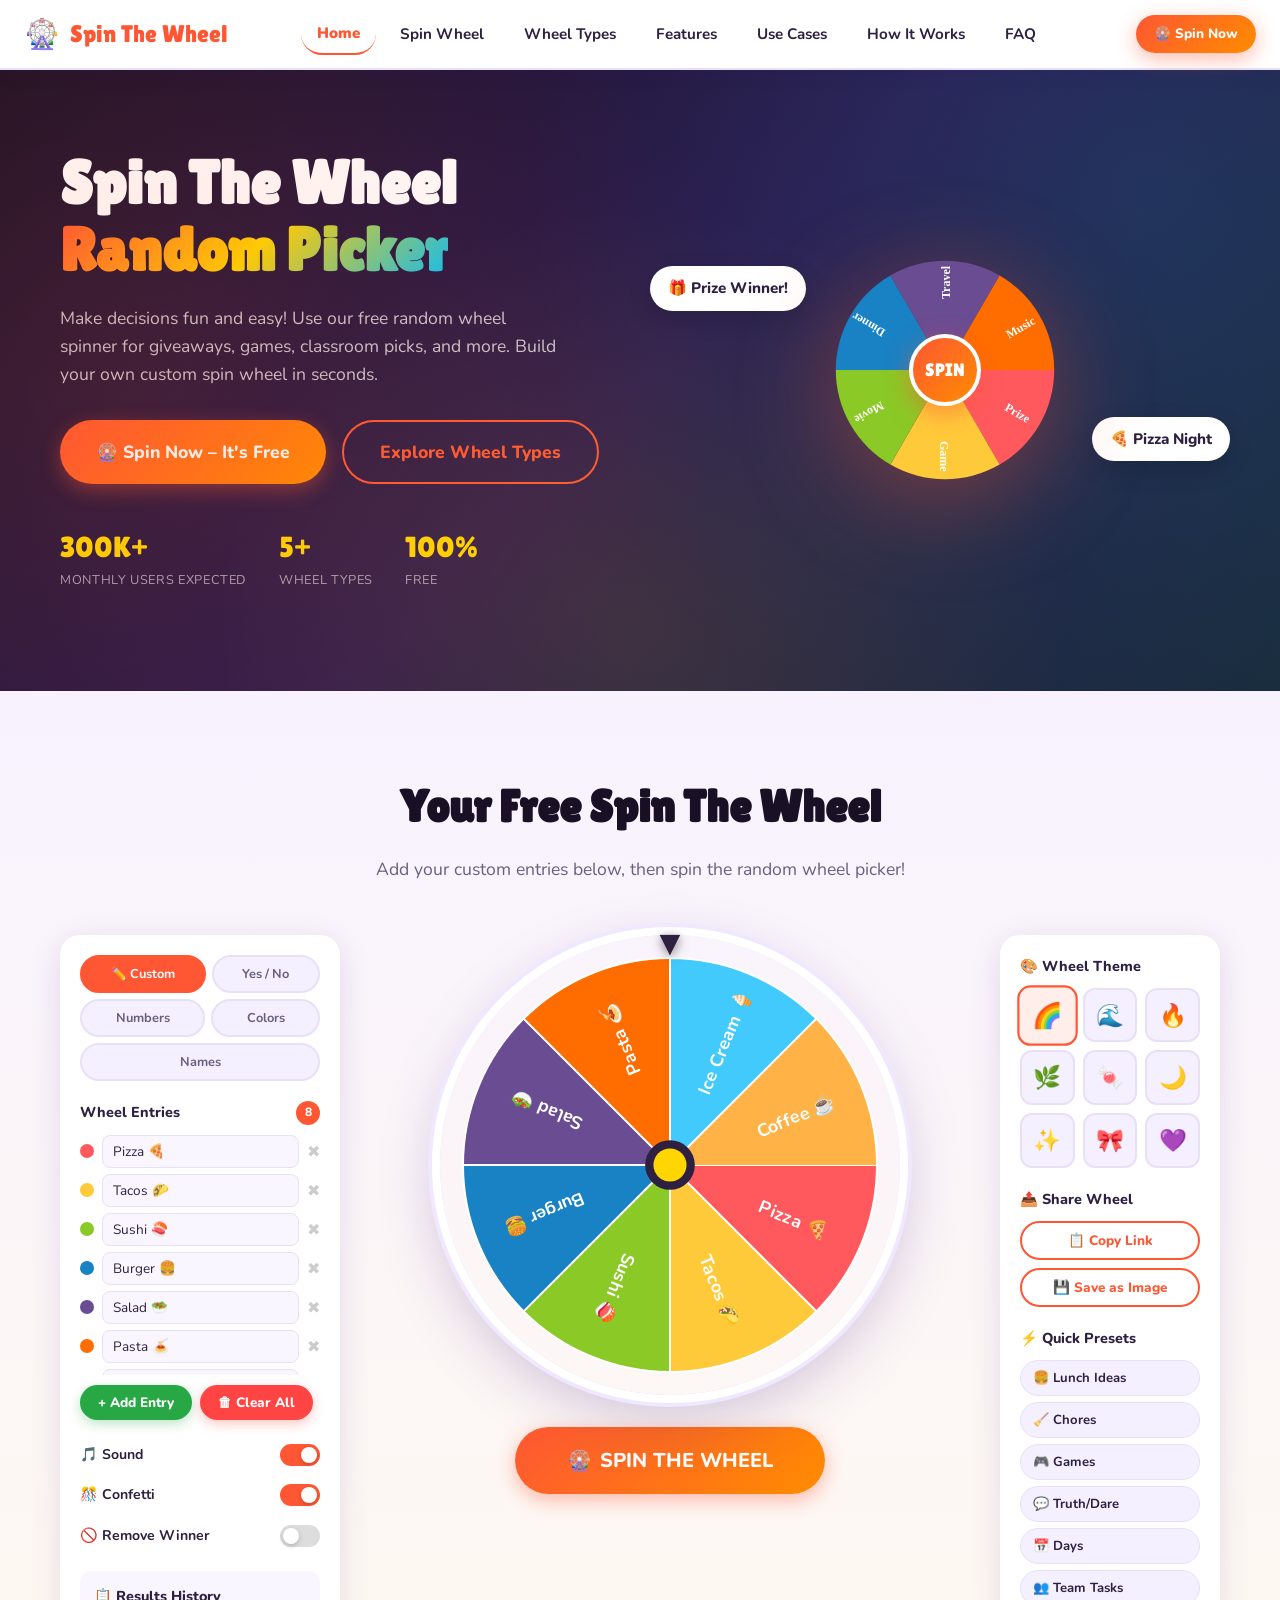
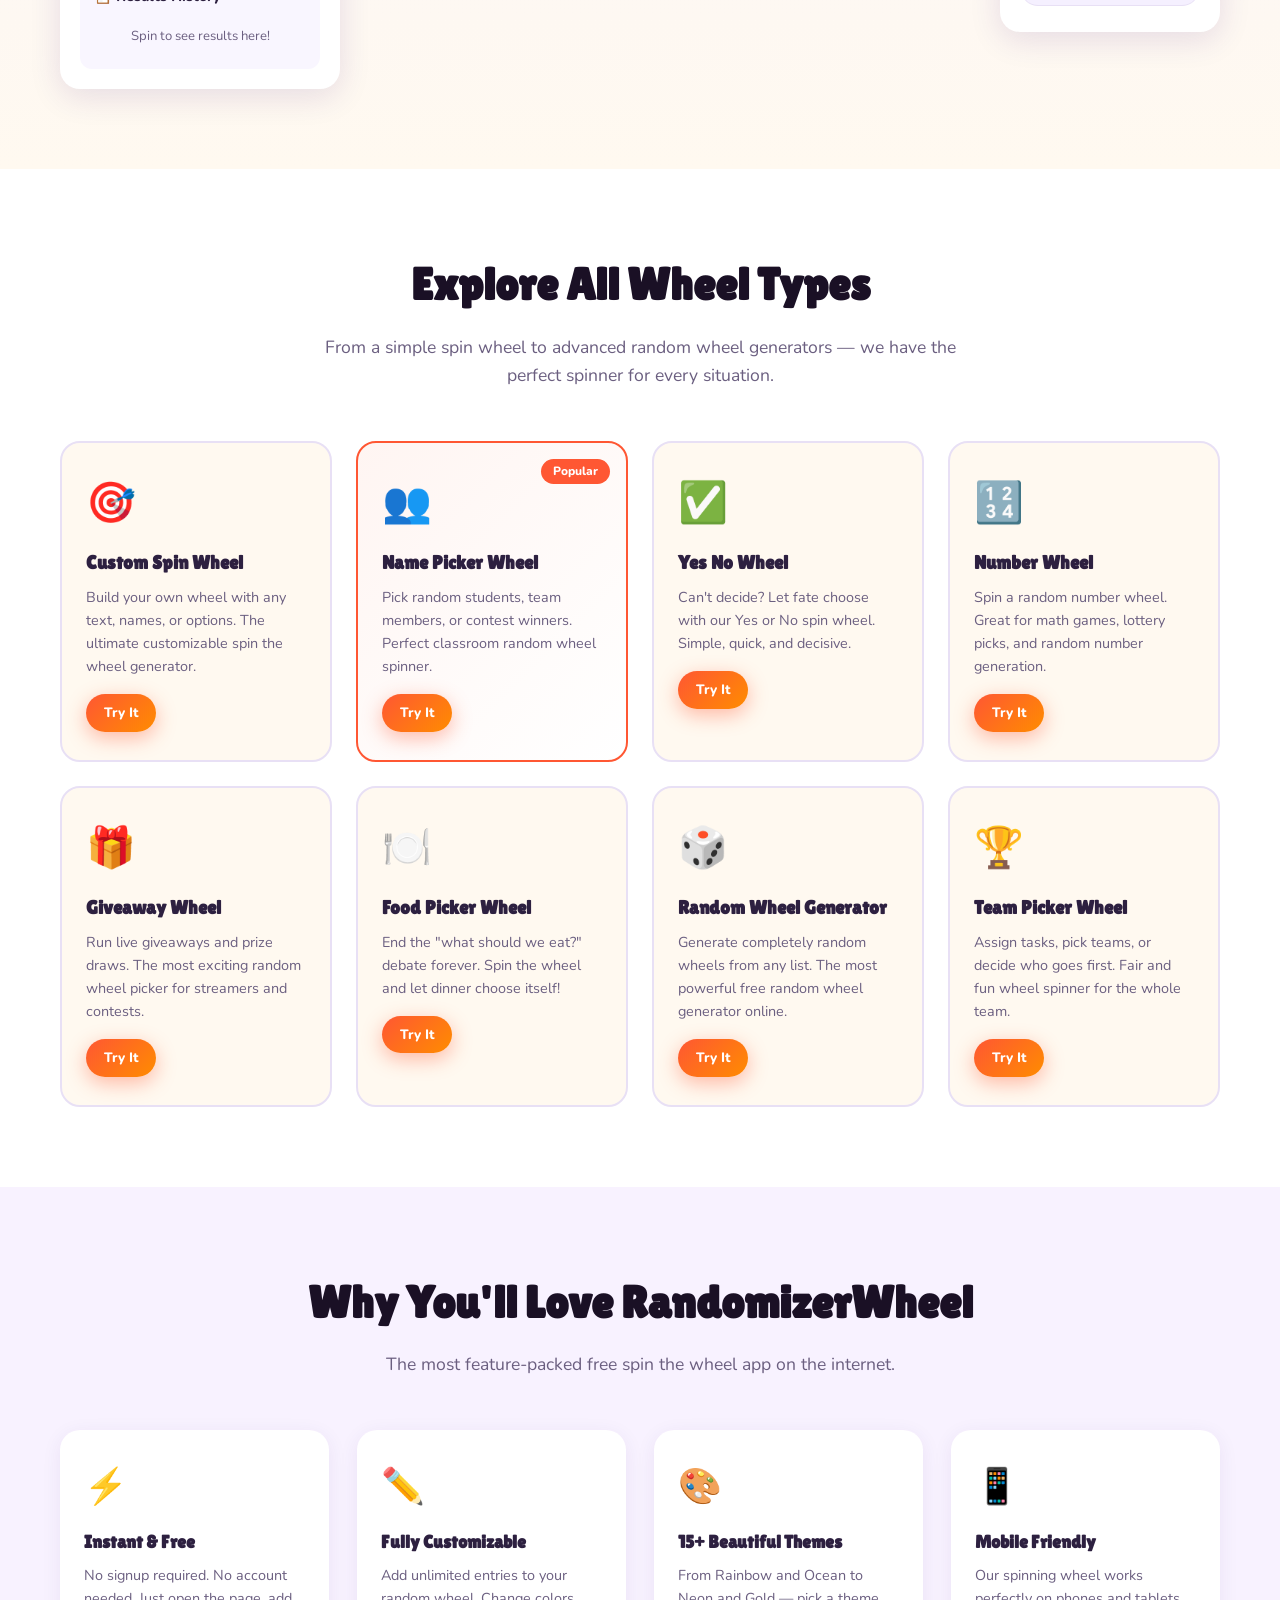
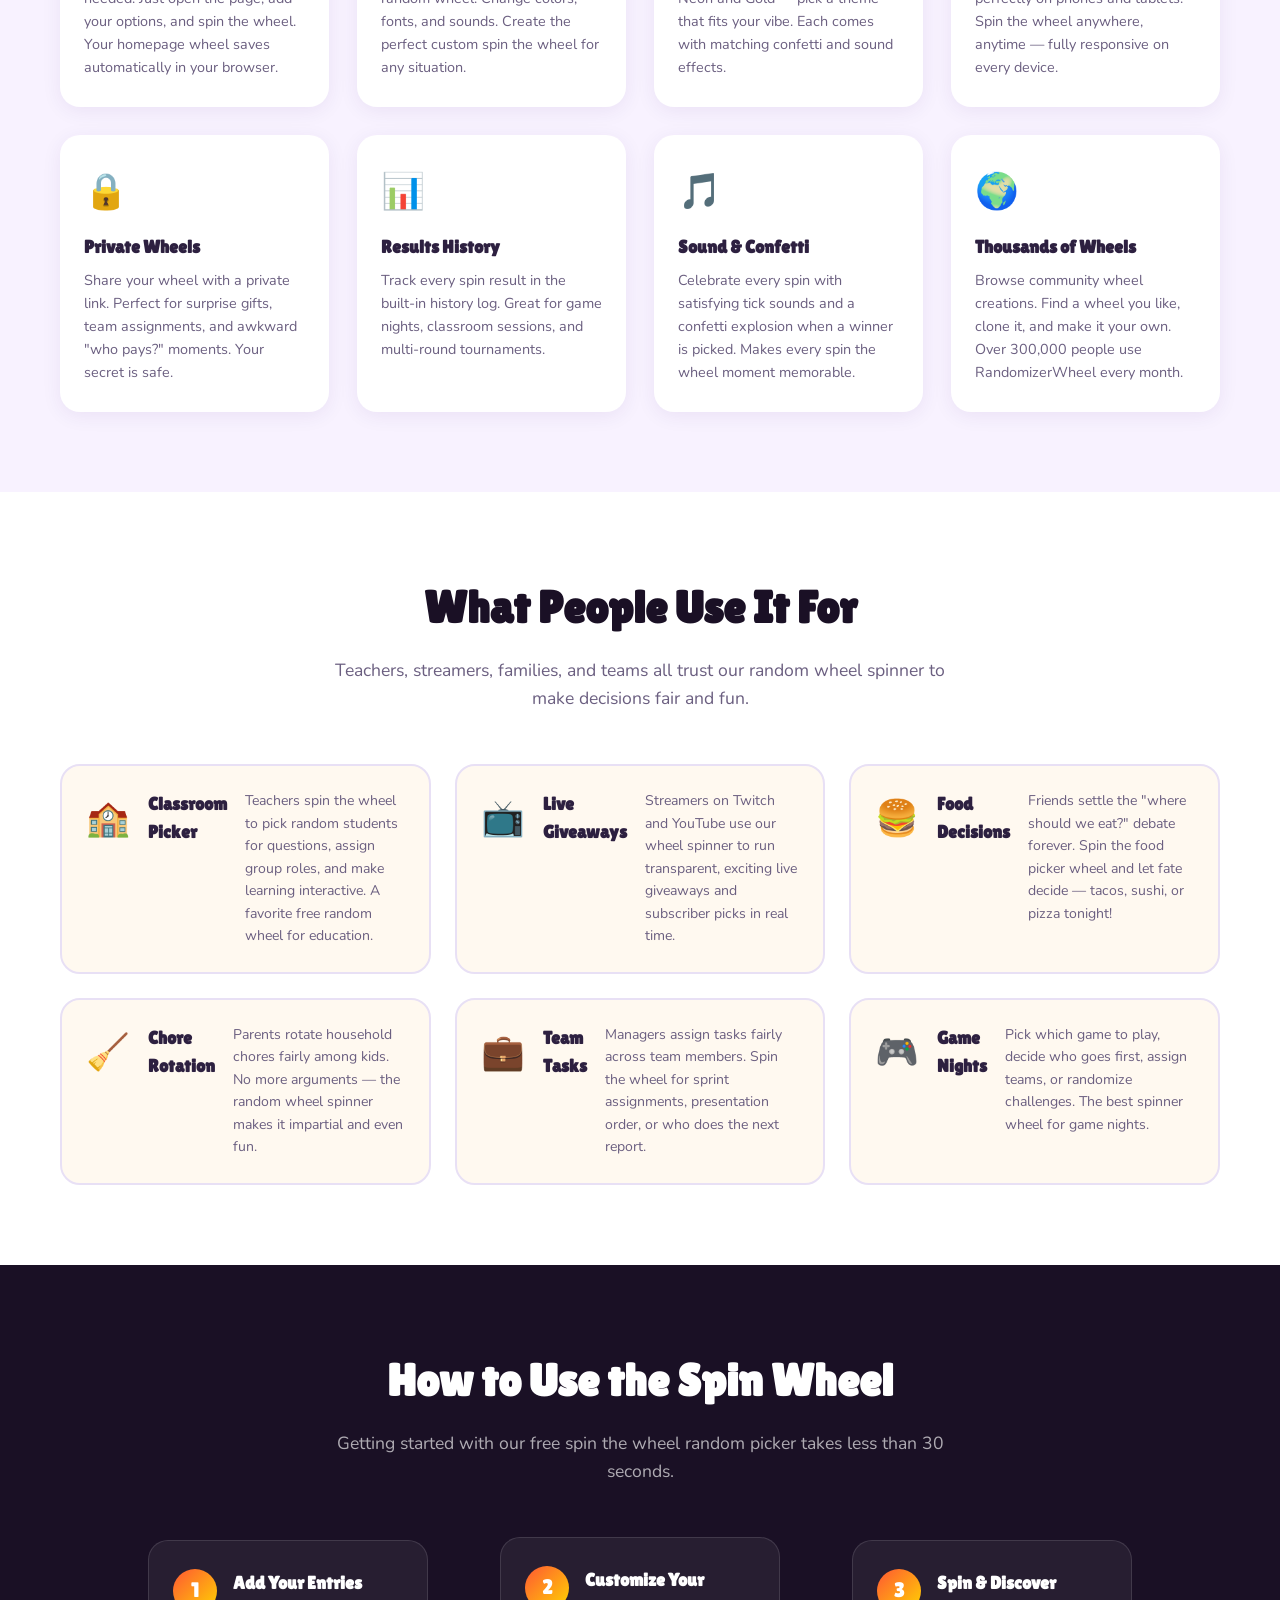
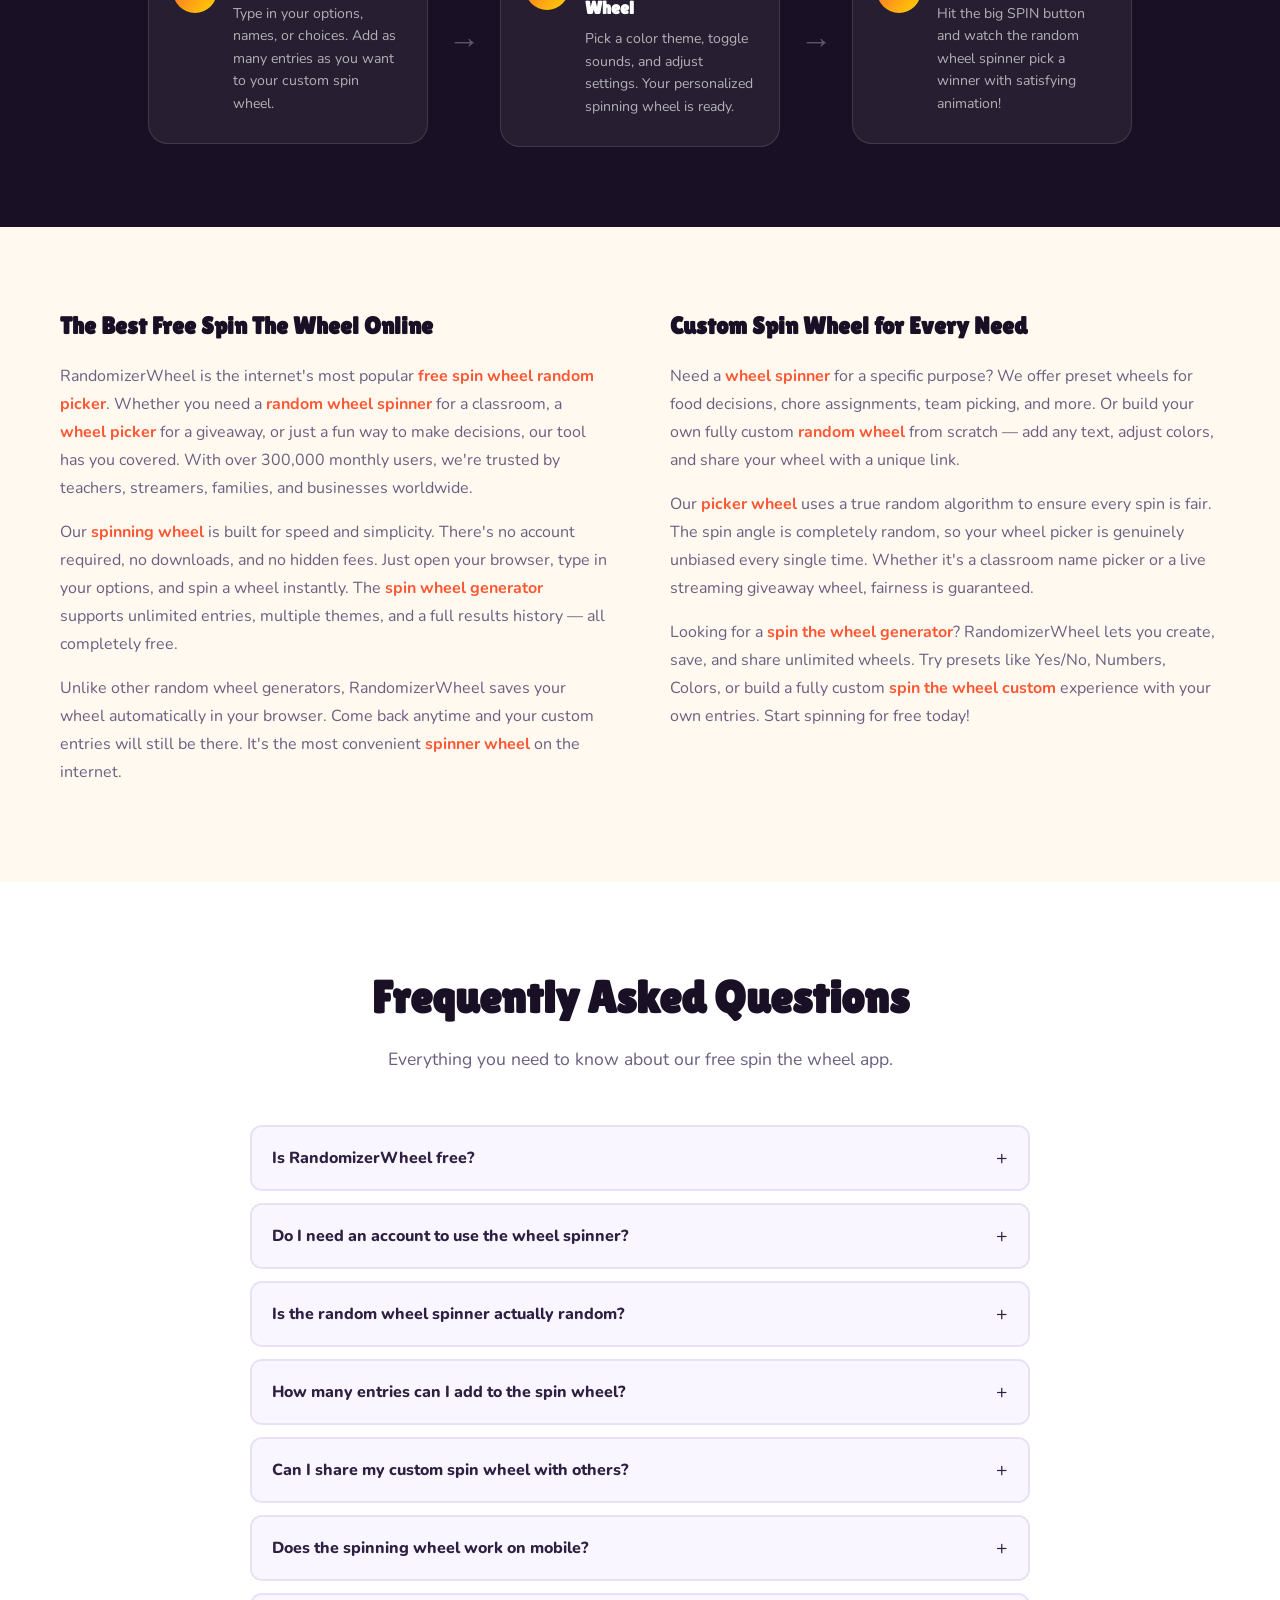
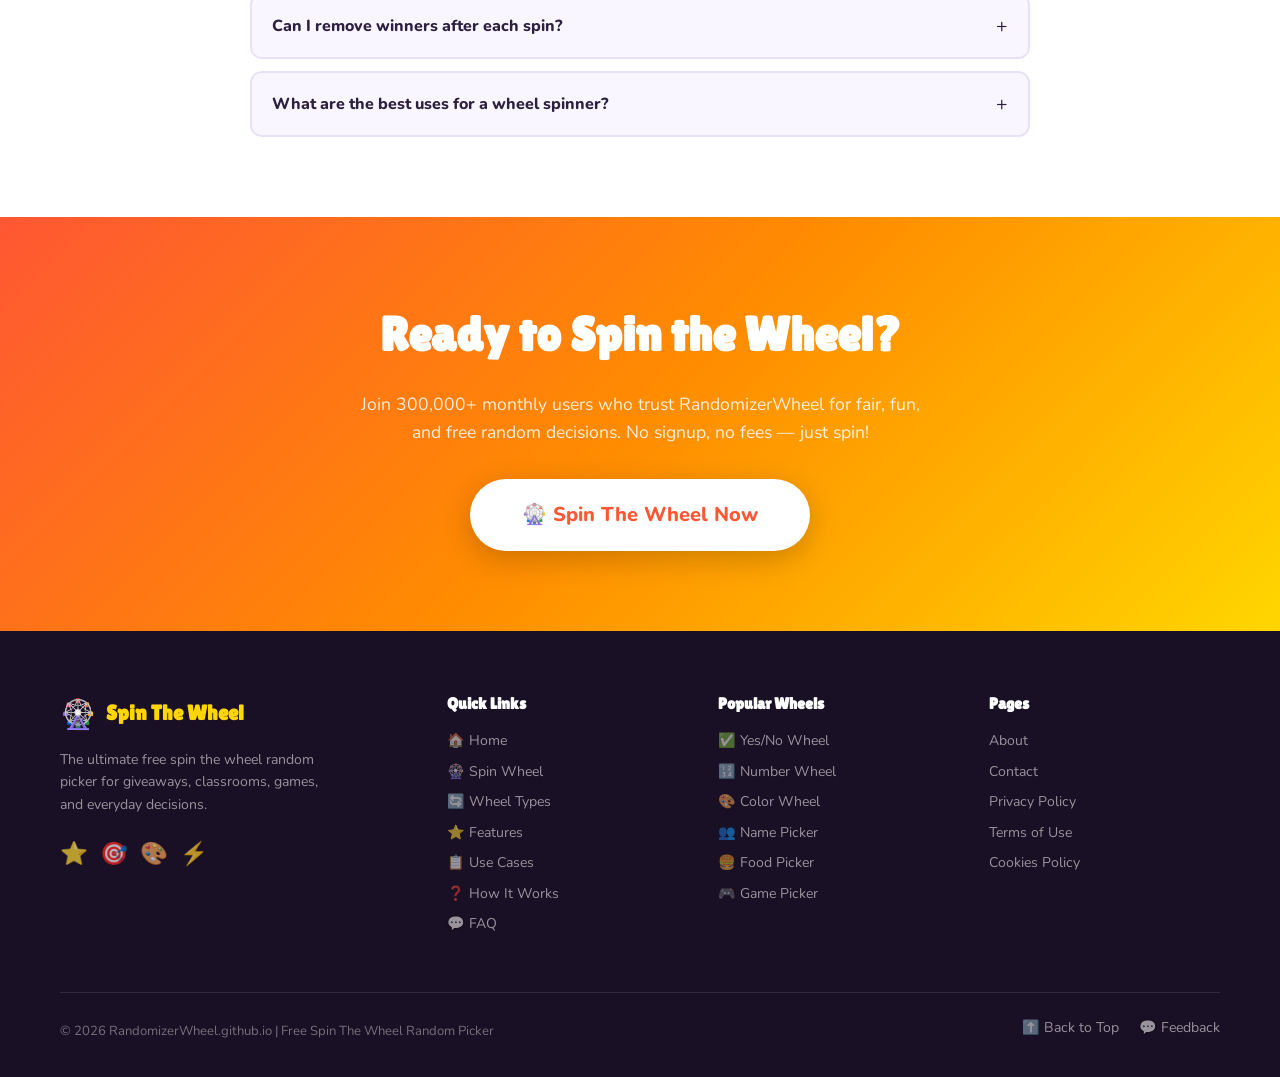
<file: index.html>
<!DOCTYPE html>
<html lang="en">
<head>
  <!-- Google tag (gtag.js) -->
<script async src="https://www.googletagmanager.com/gtag/js?id=G-VZ1WWECNV9"></script>
<script>
  window.dataLayer = window.dataLayer || [];
  function gtag(){dataLayer.push(arguments);}
  gtag('js', new Date());

  gtag('config', 'G-VZ1WWECNV9');
</script>
  <meta charset="UTF-8" />
  <meta name="viewport" content="width=device-width, initial-scale=1.0" />
  <title>Spin The Wheel – Free Random Wheel Spinner | RandomizerWheel</title>
  <meta name="description" content="Spin the wheel for free! Use our random wheel spinner to pick winners, make decisions, and create custom wheels. The best free spin wheel random picker online." />
  <meta name="keywords" content="spin the wheel, wheel spinner, spin wheel, spinner wheel, random wheel, spinning wheel, spin a wheel, random wheel spinner, wheel picker, picker wheel, random wheel generator, free spin wheel" />
  <meta name="robots" content="index, follow" />
  <link rel="canonical" href="https://randomizerwheel.github.io/" />
  <link rel="icon" type="image/png" sizes="32x32" href="/favicon.png">

  <!-- Open Graph -->
  <meta property="og:title" content="Spin The Wheel – Free Random Wheel Spinner" />
  <meta property="og:description" content="Create custom spin wheels, pick random winners, and make decisions fun. Free online random wheel spinner." />
  <meta property="og:url" content="https://randomizerwheel.github.io/" />
  <meta property="og:type" content="website" />

  <!-- Schema Markup -->
  <script type="application/ld+json">
  {
    "@context": "https://schema.org",
    "@type": "WebApplication",
    "name": "RandomizerWheel – Spin The Wheel",
    "url": "https://randomizerwheel.github.io/",
    "description": "Free online spin the wheel random picker. Create custom spinner wheels for giveaways, classroom, games, and decisions.",
    "applicationCategory": "UtilityApplication",
    "operatingSystem": "Web Browser",
    "offers": { "@type": "Offer", "price": "0", "priceCurrency": "USD" },
    "featureList": [
      "Custom spin wheel creator",
      "Random wheel spinner",
      "Wheel picker",
      "Free spin wheel generator",
      "Mobile compatible"
    ]
  }
  </script>

  <link rel="preconnect" href="https://fonts.googleapis.com" />
  <link rel="preconnect" href="https://fonts.gstatic.com" crossorigin />
  <link href="https://fonts.googleapis.com/css2?family=Lilita+One&family=Nunito:wght@400;600;700;800;900&display=swap" rel="stylesheet" />

  <link rel="stylesheet" href="css/style.css" />
</head>
<body>

  <!-- Header injected by header.js -->
  <div id="site-header"></div>

  <main>
    <!-- HERO SECTION -->
    <section class="hero" id="home">
      <div class="hero-bg">
        <div class="confetti-bg"></div>
      </div>
      <div class="container hero-inner">
        <div class="hero-text">
          <h1 class="hero-title">Spin The Wheel<br /><span class="gradient-text">Random Picker</span></h1>
          <p class="hero-sub">Make decisions fun and easy! Use our free random wheel spinner for giveaways, games, classroom picks, and more. Build your own custom spin wheel in seconds.</p>
          <div class="hero-cta-row">
            <a href="#wheel-app" class="btn btn-primary btn-lg pulse-btn">🎡 Spin Now – It's Free</a>
            <a href="#wheel-types" class="btn btn-outline btn-lg">Explore Wheel Types</a>
          </div>
          <div class="hero-stats">
            <div class="stat"><span class="stat-num">300K+</span><span class="stat-lbl">Monthly Users Expected</span></div>
            <div class="stat"><span class="stat-num">5+</span><span class="stat-lbl">Wheel Types</span></div>
            <div class="stat"><span class="stat-num">100%</span><span class="stat-lbl">Free</span></div>
          </div>
        </div>
        <div class="hero-wheel-preview">
          <div class="floating-card fc1">🎁 Prize Winner!</div>
          <div class="floating-card fc2">🍕 Pizza Night</div>
          <div class="mini-wheel-container">
            <canvas id="heroMiniWheel" width="260" height="260"></canvas>
            <button class="mini-spin-btn" id="heroSpinBtn">SPIN</button>
          </div>
        </div>
      </div>
    </section>

    <!-- MAIN WHEEL APP SECTION -->
    <section class="wheel-app-section" id="wheel-app">
      <div class="container">
        <h2 class="section-title">Your Free Spin The Wheel</h2>
        <p class="section-sub">Add your custom entries below, then spin the random wheel picker!</p>

        <div class="app-layout">
          <!-- Left Panel: Controls -->
          <div class="app-controls">
            <div class="wheel-type-tabs">
              <button class="tab-btn active" data-wheel="custom">✏️ Custom</button>
              <button class="tab-btn" data-wheel="yesno">Yes / No</button>
              <button class="tab-btn" data-wheel="numbers">Numbers</button>
              <button class="tab-btn" data-wheel="colors">Colors</button>
              <button class="tab-btn" data-wheel="names">Names</button>
            </div>

            <div class="entries-panel" id="entriesPanel">
              <div class="entries-header">
                <span>Wheel Entries</span>
                <span class="entry-count" id="entryCount">8</span>
              </div>
              <div class="entries-list" id="entriesList"></div>
              <div class="entries-actions">
                <button class="btn btn-sm btn-add" id="addEntryBtn">+ Add Entry</button>
                <button class="btn btn-sm btn-danger" id="clearAllBtn">🗑 Clear All</button>
              </div>
            </div>

            <div class="spin-settings">
              <label class="setting-row">
                <span>🎵 Sound</span>
                <input type="checkbox" id="soundToggle" checked />
                <span class="toggle"></span>
              </label>
              <label class="setting-row">
                <span>🎊 Confetti</span>
                <input type="checkbox" id="confettiToggle" checked />
                <span class="toggle"></span>
              </label>
              <label class="setting-row">
                <span>🚫 Remove Winner</span>
                <input type="checkbox" id="removeToggle" />
                <span class="toggle"></span>
              </label>
            </div>

            <div class="results-history" id="resultsHistory">
              <div class="results-title">📋 Results History</div>
              <div id="historyList" class="history-list"><p class="history-empty">Spin to see results here!</p></div>
              <button class="btn btn-sm btn-outline" id="clearHistoryBtn" style="display:none">Clear History</button>
            </div>
          </div>

          <!-- Center: Wheel Canvas -->
          <div class="wheel-center">
            <div class="wheel-wrapper">
              <div class="wheel-pointer">▼</div>
              <canvas id="mainWheel" width="460" height="460"></canvas>
            </div>
            <button class="btn btn-primary btn-xl spin-main-btn" id="mainSpinBtn">
              <span class="spin-icon">🎡</span> SPIN THE WHEEL
            </button>
            <div class="winner-display" id="winnerDisplay" style="display:none">
              <div class="winner-inner">
                <div class="winner-emoji">🎉</div>
                <div class="winner-label">Winner!</div>
                <div class="winner-name" id="winnerName"></div>
                <button class="btn btn-sm btn-outline" id="spinAgainBtn">Spin Again</button>
              </div>
            </div>
          </div>

          <!-- Right Panel: Themes -->
          <div class="app-right">
            <div class="theme-panel">
              <div class="theme-title">🎨 Wheel Theme</div>
              <div class="theme-grid" id="themeGrid">
                <button class="theme-btn active" data-theme="rainbow" title="Rainbow">🌈</button>
                <button class="theme-btn" data-theme="ocean" title="Ocean">🌊</button>
                <button class="theme-btn" data-theme="fire" title="Fire">🔥</button>
                <button class="theme-btn" data-theme="forest" title="Forest">🌿</button>
                <button class="theme-btn" data-theme="candy" title="Candy">🍬</button>
                <button class="theme-btn" data-theme="night" title="Night">🌙</button>
                <button class="theme-btn" data-theme="gold" title="Gold">✨</button>
                <button class="theme-btn" data-theme="pastel" title="Pastel">🎀</button>
                <button class="theme-btn" data-theme="neon" title="Neon">💜</button>
              </div>
            </div>

            <div class="share-panel">
              <div class="theme-title">📤 Share Wheel</div>
              <button class="btn btn-sm btn-outline full-width" id="copyLinkBtn">📋 Copy Link</button>
              <button class="btn btn-sm btn-outline full-width" id="saveImageBtn" style="margin-top:8px">💾 Save as Image</button>
            </div>

            <div class="quick-presets">
              <div class="theme-title">⚡ Quick Presets</div>
              <button class="preset-btn" data-preset="lunch">🍔 Lunch Ideas</button>
              <button class="preset-btn" data-preset="chores">🧹 Chores</button>
              <button class="preset-btn" data-preset="games">🎮 Games</button>
              <button class="preset-btn" data-preset="truth">💬 Truth/Dare</button>
              <button class="preset-btn" data-preset="days">📅 Days</button>
              <button class="preset-btn" data-preset="team">👥 Team Tasks</button>
            </div>
          </div>
        </div>
      </div>
    </section>

    <!-- WHEEL TYPES SECTION -->
    <section class="wheel-types-section" id="wheel-types">
      <div class="container">
        <h2 class="section-title">Explore All Wheel Types</h2>
        <p class="section-sub">From a simple spin wheel to advanced random wheel generators — we have the perfect spinner for every situation.</p>
        <div class="types-grid">
          <div class="type-card">
            <div class="type-icon">🎯</div>
            <h3>Custom Spin Wheel</h3>
            <p>Build your own wheel with any text, names, or options. The ultimate customizable spin the wheel generator.</p>
            <a href="#wheel-app" class="btn btn-sm btn-primary">Try It</a>
          </div>
          <div class="type-card featured">
            <div class="type-badge">Popular</div>
            <div class="type-icon">👥</div>
            <h3>Name Picker Wheel</h3>
            <p>Pick random students, team members, or contest winners. Perfect classroom random wheel spinner.</p>
            <a href="#wheel-app" class="btn btn-sm btn-primary">Try It</a>
          </div>
          <div class="type-card">
            <div class="type-icon">✅</div>
            <h3>Yes No Wheel</h3>
            <p>Can't decide? Let fate choose with our Yes or No spin wheel. Simple, quick, and decisive.</p>
            <a href="#wheel-app" class="btn btn-sm btn-primary">Try It</a>
          </div>
          <div class="type-card">
            <div class="type-icon">🔢</div>
            <h3>Number Wheel</h3>
            <p>Spin a random number wheel. Great for math games, lottery picks, and random number generation.</p>
            <a href="#wheel-app" class="btn btn-sm btn-primary">Try It</a>
          </div>
          <div class="type-card">
            <div class="type-icon">🎁</div>
            <h3>Giveaway Wheel</h3>
            <p>Run live giveaways and prize draws. The most exciting random wheel picker for streamers and contests.</p>
            <a href="#wheel-app" class="btn btn-sm btn-primary">Try It</a>
          </div>
          <div class="type-card">
            <div class="type-icon">🍽️</div>
            <h3>Food Picker Wheel</h3>
            <p>End the "what should we eat?" debate forever. Spin the wheel and let dinner choose itself!</p>
            <a href="#wheel-app" class="btn btn-sm btn-primary">Try It</a>
          </div>
          <div class="type-card">
            <div class="type-icon">🎲</div>
            <h3>Random Wheel Generator</h3>
            <p>Generate completely random wheels from any list. The most powerful free random wheel generator online.</p>
            <a href="#wheel-app" class="btn btn-sm btn-primary">Try It</a>
          </div>
          <div class="type-card">
            <div class="type-icon">🏆</div>
            <h3>Team Picker Wheel</h3>
            <p>Assign tasks, pick teams, or decide who goes first. Fair and fun wheel spinner for the whole team.</p>
            <a href="#wheel-app" class="btn btn-sm btn-primary">Try It</a>
          </div>
        </div>
      </div>
    </section>

    <!-- FEATURES SECTION -->
    <section class="features-section" id="features">
      <div class="container">
        <h2 class="section-title">Why You'll Love RandomizerWheel</h2>
        <p class="section-sub">The most feature-packed free spin the wheel app on the internet.</p>
        <div class="features-grid">
          <div class="feature-item">
            <div class="feat-icon">⚡</div>
            <h3>Instant & Free</h3>
            <p>No signup required. No account needed. Just open the page, add your options, and spin the wheel. Your homepage wheel saves automatically in your browser.</p>
          </div>
          <div class="feature-item">
            <div class="feat-icon">✏️</div>
            <h3>Fully Customizable</h3>
            <p>Add unlimited entries to your random wheel. Change colors, fonts, and sounds. Create the perfect custom spin the wheel for any situation.</p>
          </div>
          <div class="feature-item">
            <div class="feat-icon">🎨</div>
            <h3>15+ Beautiful Themes</h3>
            <p>From Rainbow and Ocean to Neon and Gold — pick a theme that fits your vibe. Each comes with matching confetti and sound effects.</p>
          </div>
          <div class="feature-item">
            <div class="feat-icon">📱</div>
            <h3>Mobile Friendly</h3>
            <p>Our spinning wheel works perfectly on phones and tablets. Spin the wheel anywhere, anytime — fully responsive on every device.</p>
          </div>
          <div class="feature-item">
            <div class="feat-icon">🔒</div>
            <h3>Private Wheels</h3>
            <p>Share your wheel with a private link. Perfect for surprise gifts, team assignments, and awkward "who pays?" moments. Your secret is safe.</p>
          </div>
          <div class="feature-item">
            <div class="feat-icon">📊</div>
            <h3>Results History</h3>
            <p>Track every spin result in the built-in history log. Great for game nights, classroom sessions, and multi-round tournaments.</p>
          </div>
          <div class="feature-item">
            <div class="feat-icon">🎵</div>
            <h3>Sound & Confetti</h3>
            <p>Celebrate every spin with satisfying tick sounds and a confetti explosion when a winner is picked. Makes every spin the wheel moment memorable.</p>
          </div>
          <div class="feature-item">
            <div class="feat-icon">🌍</div>
            <h3>Thousands of Wheels</h3>
            <p>Browse community wheel creations. Find a wheel you like, clone it, and make it your own. Over 300,000 people use RandomizerWheel every month.</p>
          </div>
        </div>
      </div>
    </section>

    <!-- USE CASES SECTION -->
    <section class="usecases-section" id="use-cases">
      <div class="container">
        <h2 class="section-title">What People Use It For</h2>
        <p class="section-sub">Teachers, streamers, families, and teams all trust our random wheel spinner to make decisions fair and fun.</p>
        <div class="usecase-grid">
          <div class="usecase-card">
            <span class="uc-emoji">🏫</span>
            <h3>Classroom Picker</h3>
            <p>Teachers spin the wheel to pick random students for questions, assign group roles, and make learning interactive. A favorite free random wheel for education.</p>
          </div>
          <div class="usecase-card">
            <span class="uc-emoji">📺</span>
            <h3>Live Giveaways</h3>
            <p>Streamers on Twitch and YouTube use our wheel spinner to run transparent, exciting live giveaways and subscriber picks in real time.</p>
          </div>
          <div class="usecase-card">
            <span class="uc-emoji">🍔</span>
            <h3>Food Decisions</h3>
            <p>Friends settle the "where should we eat?" debate forever. Spin the food picker wheel and let fate decide — tacos, sushi, or pizza tonight!</p>
          </div>
          <div class="usecase-card">
            <span class="uc-emoji">🧹</span>
            <h3>Chore Rotation</h3>
            <p>Parents rotate household chores fairly among kids. No more arguments — the random wheel spinner makes it impartial and even fun.</p>
          </div>
          <div class="usecase-card">
            <span class="uc-emoji">💼</span>
            <h3>Team Tasks</h3>
            <p>Managers assign tasks fairly across team members. Spin the wheel for sprint assignments, presentation order, or who does the next report.</p>
          </div>
          <div class="usecase-card">
            <span class="uc-emoji">🎮</span>
            <h3>Game Nights</h3>
            <p>Pick which game to play, decide who goes first, assign teams, or randomize challenges. The best spinner wheel for game nights.</p>
          </div>
        </div>
      </div>
    </section>

    <!-- HOW IT WORKS SECTION -->
    <section class="how-section" id="how-it-works">
      <div class="container">
        <h2 class="section-title">How to Use the Spin Wheel</h2>
        <p class="section-sub">Getting started with our free spin the wheel random picker takes less than 30 seconds.</p>
        <div class="steps-row">
          <div class="step">
            <div class="step-num">1</div>
            <div class="step-content">
              <h3>Add Your Entries</h3>
              <p>Type in your options, names, or choices. Add as many entries as you want to your custom spin wheel.</p>
            </div>
          </div>
          <div class="step-arrow">→</div>
          <div class="step">
            <div class="step-num">2</div>
            <div class="step-content">
              <h3>Customize Your Wheel</h3>
              <p>Pick a color theme, toggle sounds, and adjust settings. Your personalized spinning wheel is ready.</p>
            </div>
          </div>
          <div class="step-arrow">→</div>
          <div class="step">
            <div class="step-num">3</div>
            <div class="step-content">
              <h3>Spin & Discover</h3>
              <p>Hit the big SPIN button and watch the random wheel spinner pick a winner with satisfying animation!</p>
            </div>
          </div>
        </div>
      </div>
    </section>

    <!-- SEO CONTENT SECTION -->
    <section class="seo-section" id="about-wheel">
      <div class="container">
        <div class="seo-grid">
          <div class="seo-text">
            <h2>The Best Free Spin The Wheel Online</h2>
            <p>RandomizerWheel is the internet's most popular <strong>free spin wheel random picker</strong>. Whether you need a <strong>random wheel spinner</strong> for a classroom, a <strong>wheel picker</strong> for a giveaway, or just a fun way to make decisions, our tool has you covered. With over 300,000 monthly users, we're trusted by teachers, streamers, families, and businesses worldwide.</p>
            <p>Our <strong>spinning wheel</strong> is built for speed and simplicity. There's no account required, no downloads, and no hidden fees. Just open your browser, type in your options, and spin a wheel instantly. The <strong>spin wheel generator</strong> supports unlimited entries, multiple themes, and a full results history — all completely free.</p>
            <p>Unlike other random wheel generators, RandomizerWheel saves your wheel automatically in your browser. Come back anytime and your custom entries will still be there. It's the most convenient <strong>spinner wheel</strong> on the internet.</p>
          </div>
          <div class="seo-text">
            <h2>Custom Spin Wheel for Every Need</h2>
            <p>Need a <strong>wheel spinner</strong> for a specific purpose? We offer preset wheels for food decisions, chore assignments, team picking, and more. Or build your own fully custom <strong>random wheel</strong> from scratch — add any text, adjust colors, and share your wheel with a unique link.</p>
            <p>Our <strong>picker wheel</strong> uses a true random algorithm to ensure every spin is fair. The spin angle is completely random, so your wheel picker is genuinely unbiased every single time. Whether it's a classroom name picker or a live streaming giveaway wheel, fairness is guaranteed.</p>
            <p>Looking for a <strong>spin the wheel generator</strong>? RandomizerWheel lets you create, save, and share unlimited wheels. Try presets like Yes/No, Numbers, Colors, or build a fully custom <strong>spin the wheel custom</strong> experience with your own entries. Start spinning for free today!</p>
          </div>
        </div>
      </div>
    </section>

    <!-- FAQ SECTION -->
    <section class="faq-section" id="faq">
      <div class="container">
        <h2 class="section-title">Frequently Asked Questions</h2>
        <p class="section-sub">Everything you need to know about our free spin the wheel app.</p>
        <div class="faq-list">
          <div class="faq-item">
            <button class="faq-q">Is RandomizerWheel free? <span class="faq-icon">+</span></button>
            <div class="faq-a"><p>Yes, completely free! Our spin the wheel tool is 100% free to use with no hidden fees, no premium tiers, and no account required. All features including custom entries, themes, and sound effects are available at no cost.</p></div>
          </div>
          <div class="faq-item">
            <button class="faq-q">Do I need an account to use the wheel spinner? <span class="faq-icon">+</span></button>
            <div class="faq-a"><p>No account needed! Your homepage spin wheel saves automatically in your browser, so you can return anytime and find your entries still there. No signup, no email, no passwords.</p></div>
          </div>
          <div class="faq-item">
            <button class="faq-q">Is the random wheel spinner actually random? <span class="faq-icon">+</span></button>
            <div class="faq-a"><p>Absolutely. Our spinning wheel uses a true random algorithm for every spin. Each spin is completely independent, and the random wheel picker gives every entry an equal probability of winning (based on the number of entries).</p></div>
          </div>
          <div class="faq-item">
            <button class="faq-q">How many entries can I add to the spin wheel? <span class="faq-icon">+</span></button>
            <div class="faq-a"><p>You can add unlimited entries to your random wheel. Whether you have 3 choices or 300 names, the wheel picker handles it all. Large wheels will automatically adjust text size for readability.</p></div>
          </div>
          <div class="faq-item">
            <button class="faq-q">Can I share my custom spin wheel with others? <span class="faq-icon">+</span></button>
            <div class="faq-a"><p>Yes! Use the "Copy Link" button to generate a shareable URL that includes all your wheel entries and settings. Anyone with the link can view and spin your custom wheel on any device.</p></div>
          </div>
          <div class="faq-item">
            <button class="faq-q">Does the spinning wheel work on mobile? <span class="faq-icon">+</span></button>
            <div class="faq-a"><p>Yes, our spin wheel is fully responsive and works perfectly on smartphones and tablets. The touch-friendly design makes it easy to spin a wheel on any device, any screen size.</p></div>
          </div>
          <div class="faq-item">
            <button class="faq-q">Can I remove winners after each spin? <span class="faq-icon">+</span></button>
            <div class="faq-a"><p>Yes! Toggle the "Remove Winner" option in the settings panel. This is perfect for giveaways and fair draws — each person can only win once as they're removed from the random wheel after being picked.</p></div>
          </div>
          <div class="faq-item">
            <button class="faq-q">What are the best uses for a wheel spinner? <span class="faq-icon">+</span></button>
            <div class="faq-a"><p>The spin the wheel tool is used for: classroom name pickers, live giveaways, food decision wheels, chore assignments, game night randomizers, team pickers, truth or dare, and much more. If you need a fair random picker, our wheel spinner is the answer!</p></div>
          </div>
        </div>
      </div>
    </section>

    <!-- CTA SECTION -->
    <section class="cta-section">
      <div class="container">
        <div class="cta-inner">
          <h2>Ready to Spin the Wheel?</h2>
          <p>Join 300,000+ monthly users who trust RandomizerWheel for fair, fun, and free random decisions. No signup, no fees — just spin!</p>
          <a href="#wheel-app" class="btn btn-primary btn-xl pulse-btn">🎡 Spin The Wheel Now</a>
        </div>
      </div>
    </section>
  </main>

  <!-- Footer injected by footer.js -->
  <div id="site-footer"></div>

  <!-- Confetti canvas -->
  <canvas id="confettiCanvas" style="position:fixed;top:0;left:0;width:100%;height:100%;pointer-events:none;z-index:9999;display:none;"></canvas>

  <!-- Scripts -->
  <script src="components/header.js"></script>
  <script src="components/footer.js"></script>
  <script src="js/wheel.js"></script>
  <script src="js/app.js"></script>
</body>
</html>
</file>
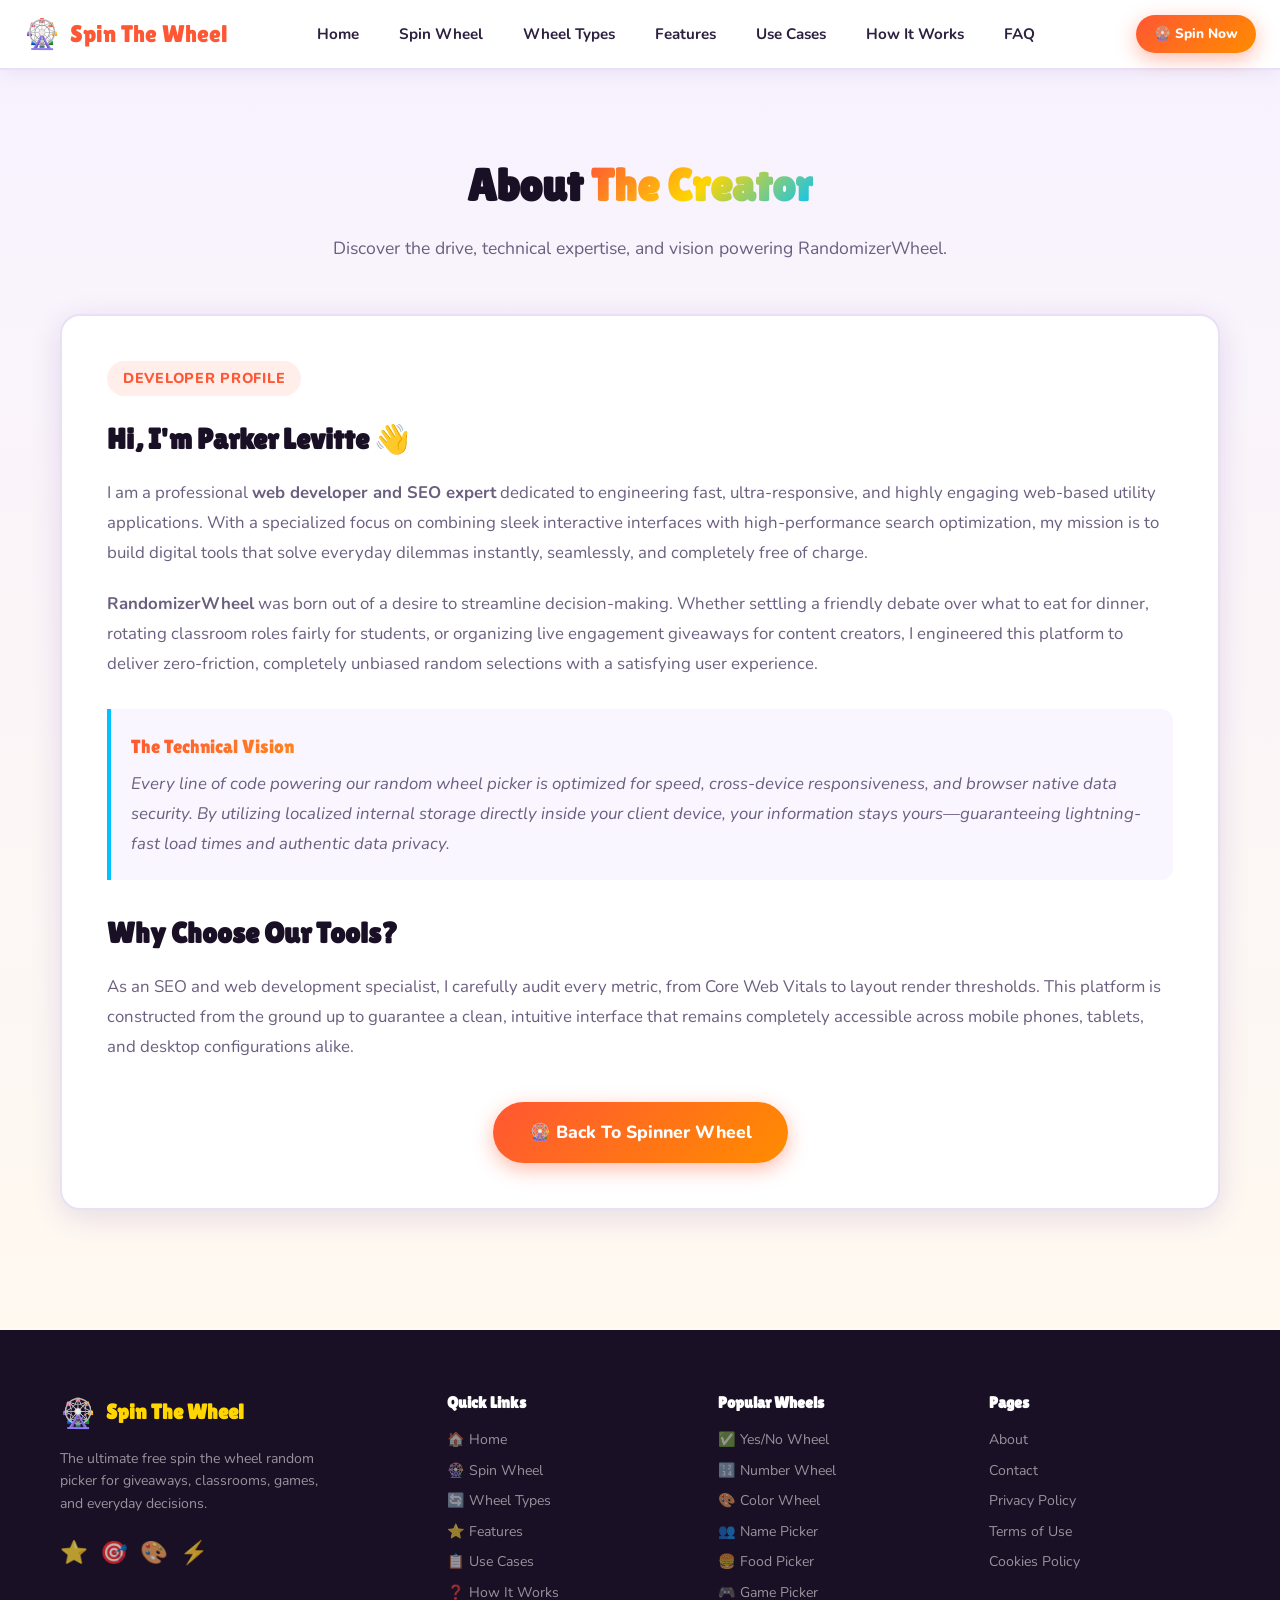
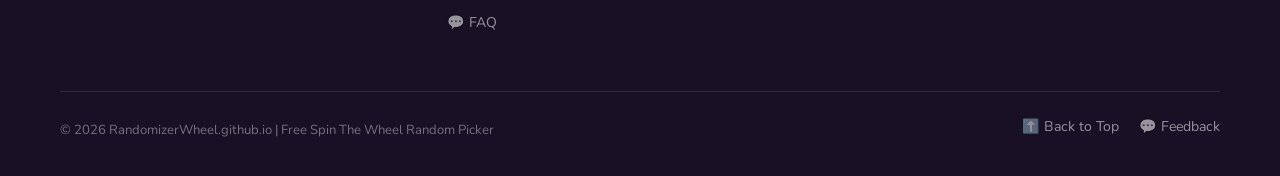
<file: about.html>
<!DOCTYPE html>
<html lang="en">
<head>
  <meta charset="UTF-8" />
  <meta name="viewport" content="width=device-width, initial-scale=1.0" />
  <title>About Parker Levitte – Web Developer & SEO Expert</title>
  <meta name="description" content="Meet Parker Levitte, the web developer and SEO expert behind RandomizerWheel. Discover the story, technology, and vision behind the ultimate random wheel spinner." />
  <meta name="robots" content="index, follow" />
  <link rel="canonical" href="https://randomizerwheel.github.io/about" />
  <link rel="icon" type="image/png" sizes="32x32" href="/favicon.png">

  <!-- Fonts -->
  <link rel="preconnect" href="https://fonts.googleapis.com" />
  <link rel="preconnect" href="https://fonts.gstatic.com" crossorigin />
  <link href="https://fonts.googleapis.com/css2?family=Lilita+One&family=Nunito:wght=400;600;700;800;900&display=swap" rel="stylesheet" />

  <link rel="stylesheet" href="css/style.css" />
  
  <style>
    .about-section {
      padding: 80px 0;
      background: linear-gradient(180deg, #f8f2ff 0%, #fff9f0 100%);
    }
    .about-card {
      background: var(--card-bg);
      border-radius: var(--radius);
      box-shadow: var(--shadow);
      padding: 45px;
      border: 2px solid var(--border);
      margin-bottom: 40px;
    }
    .about-grid {
      display: grid;
      grid-template-columns: 1fr;
      gap: 30px;
    }
    .about-text h2 {
      font-family: var(--font-head);
      color: var(--dark);
      font-size: 1.8rem;
      margin-bottom: 16px;
    }
    .about-text p {
      color: var(--text-light);
      margin-bottom: 20px;
      line-height: 1.8;
      font-size: 1.05rem;
    }
    .profile-badge {
      display: inline-block;
      background: rgba(255,87,51,0.1);
      color: var(--primary);
      padding: 6px 16px;
      border-radius: 50px;
      font-weight: 800;
      font-size: 0.9rem;
      margin-bottom: 20px;
      text-transform: uppercase;
      letter-spacing: 0.05em;
    }
    .vision-box {
      background: #f9f6ff;
      border-left: 4px solid var(--accent);
      padding: 20px;
      border-radius: 0 var(--radius-sm) var(--radius-sm) 0;
      margin: 30px 0;
    }
    .vision-box p {
      margin-bottom: 0;
      font-style: italic;
    }
  </style>
</head>
<body>

  <!-- Header injected by header.js -->
  <div id="site-header"></div>

  <main>
    <section class="about-section">
      <div class="container">
        <h1 class="section-title">About <span class="gradient-text">The Creator</span></h1>
        <p class="section-sub">Discover the drive, technical expertise, and vision powering RandomizerWheel.</p>
        
        <div class="about-card">
          <div class="about-grid">
            <div class="about-text">
              <span class="profile-badge">Developer Profile</span>
              <h2>Hi, I'm Parker Levitte 👋</h2>
              <p>I am a professional <strong>web developer and SEO expert</strong> dedicated to engineering fast, ultra-responsive, and highly engaging web-based utility applications. With a specialized focus on combining sleek interactive interfaces with high-performance search optimization, my mission is to build digital tools that solve everyday dilemmas instantly, seamlessly, and completely free of charge.</p>
              
              <p><strong>RandomizerWheel</strong> was born out of a desire to streamline decision-making. Whether settling a friendly debate over what to eat for dinner, rotating classroom roles fairly for students, or organizing live engagement giveaways for content creators, I engineered this platform to deliver zero-friction, completely unbiased random selections with a satisfying user experience.</p>
              
              <div class="vision-box">
                <p class="gradient-text" style="font-family: var(--font-head); font-size: 1.2rem; font-style: normal; margin-bottom: 5px;">The Technical Vision</p>
                <p>Every line of code powering our random wheel picker is optimized for speed, cross-device responsiveness, and browser native data security. By utilizing localized internal storage directly inside your client device, your information stays yours—guaranteeing lightning-fast load times and authentic data privacy.</p>
              </div>

              <h2>Why Choose Our Tools?</h2>
              <p>As an SEO and web development specialist, I carefully audit every metric, from Core Web Vitals to layout render thresholds. This platform is constructed from the ground up to guarantee a clean, intuitive interface that remains completely accessible across mobile phones, tablets, and desktop configurations alike.</p>
              
              <div style="text-align: center; margin-top: 40px;">
                <a href="index.html#wheel-app" class="btn btn-primary btn-lg pulse-btn">🎡 Back To Spinner Wheel</a>
              </div>
            </div>
          </div>
        </div>
      </div>
    </section>
  </main>

  <!-- Footer injected by footer.js -->
  <div id="site-footer"></div>

  <!-- Scripts -->
  <script src="components/header.js"></script>
  <script src="components/footer.js"></script>
</body>
</html>
</file>
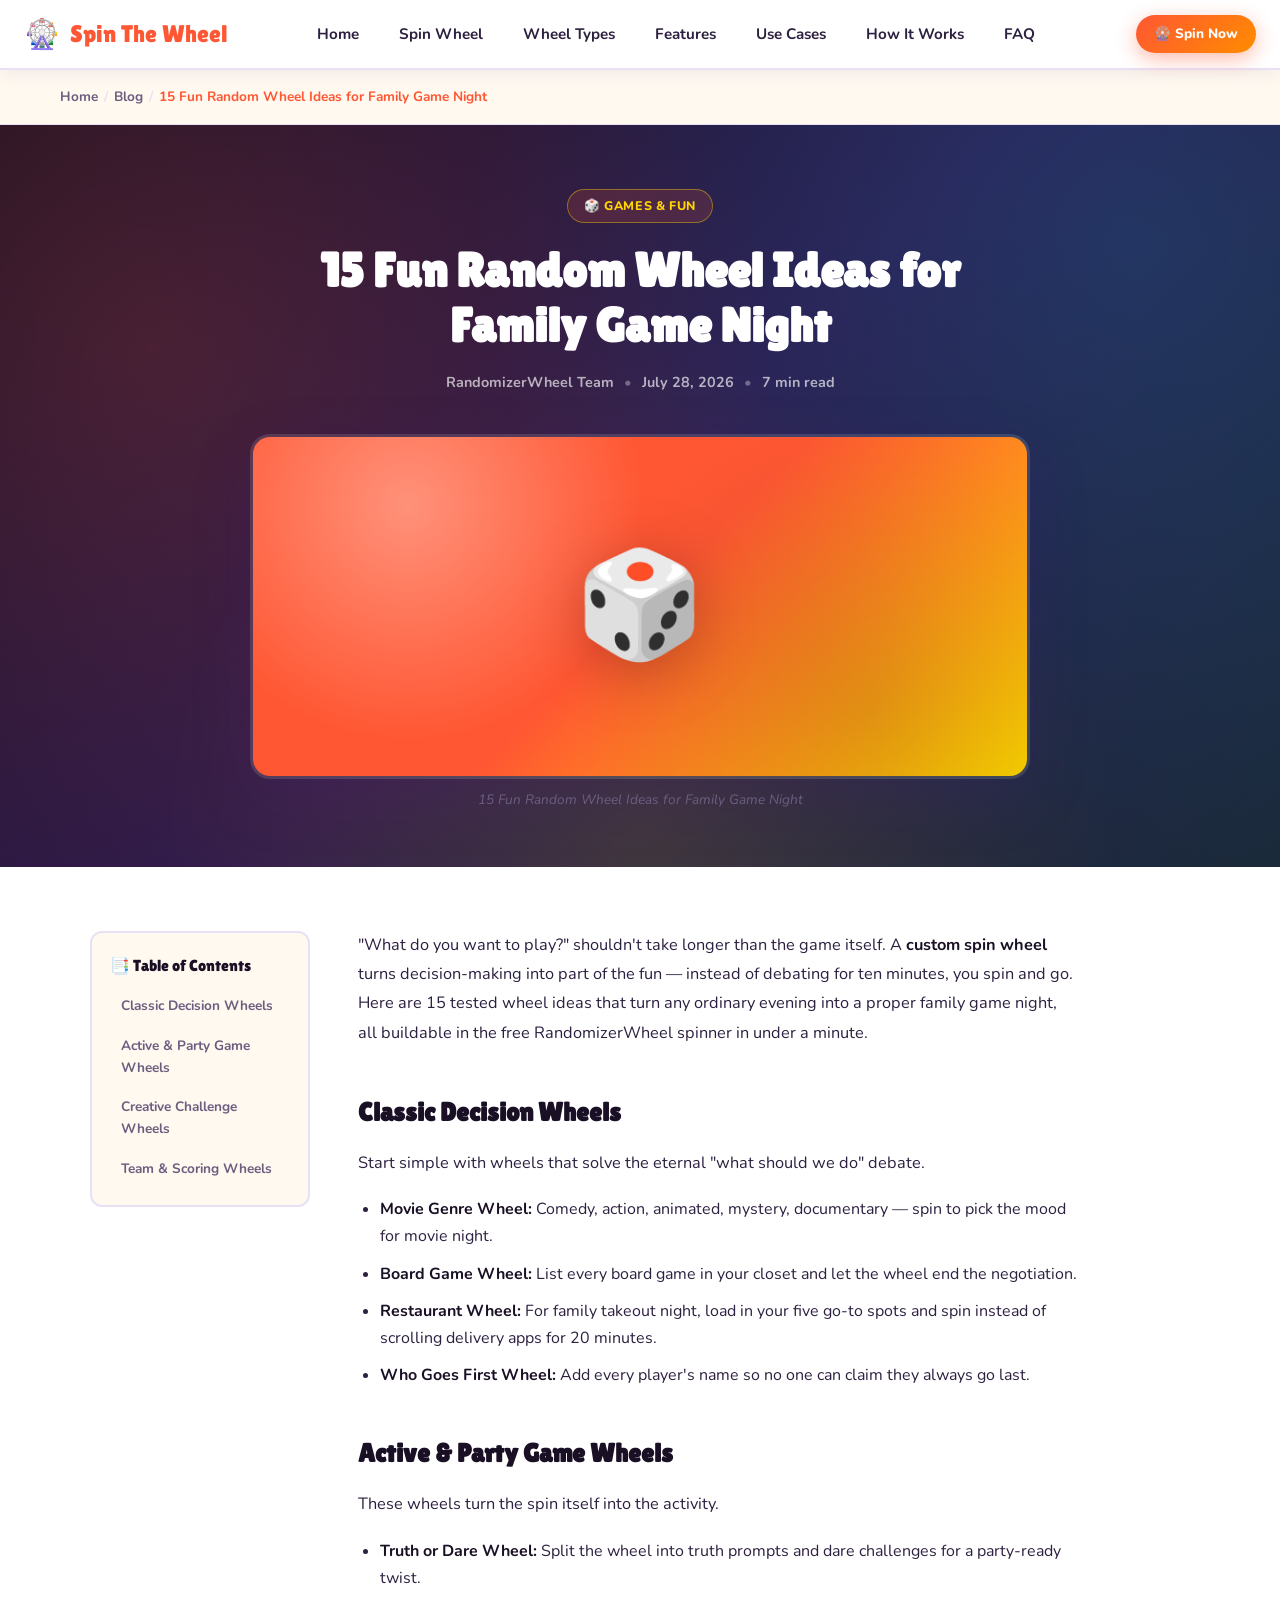
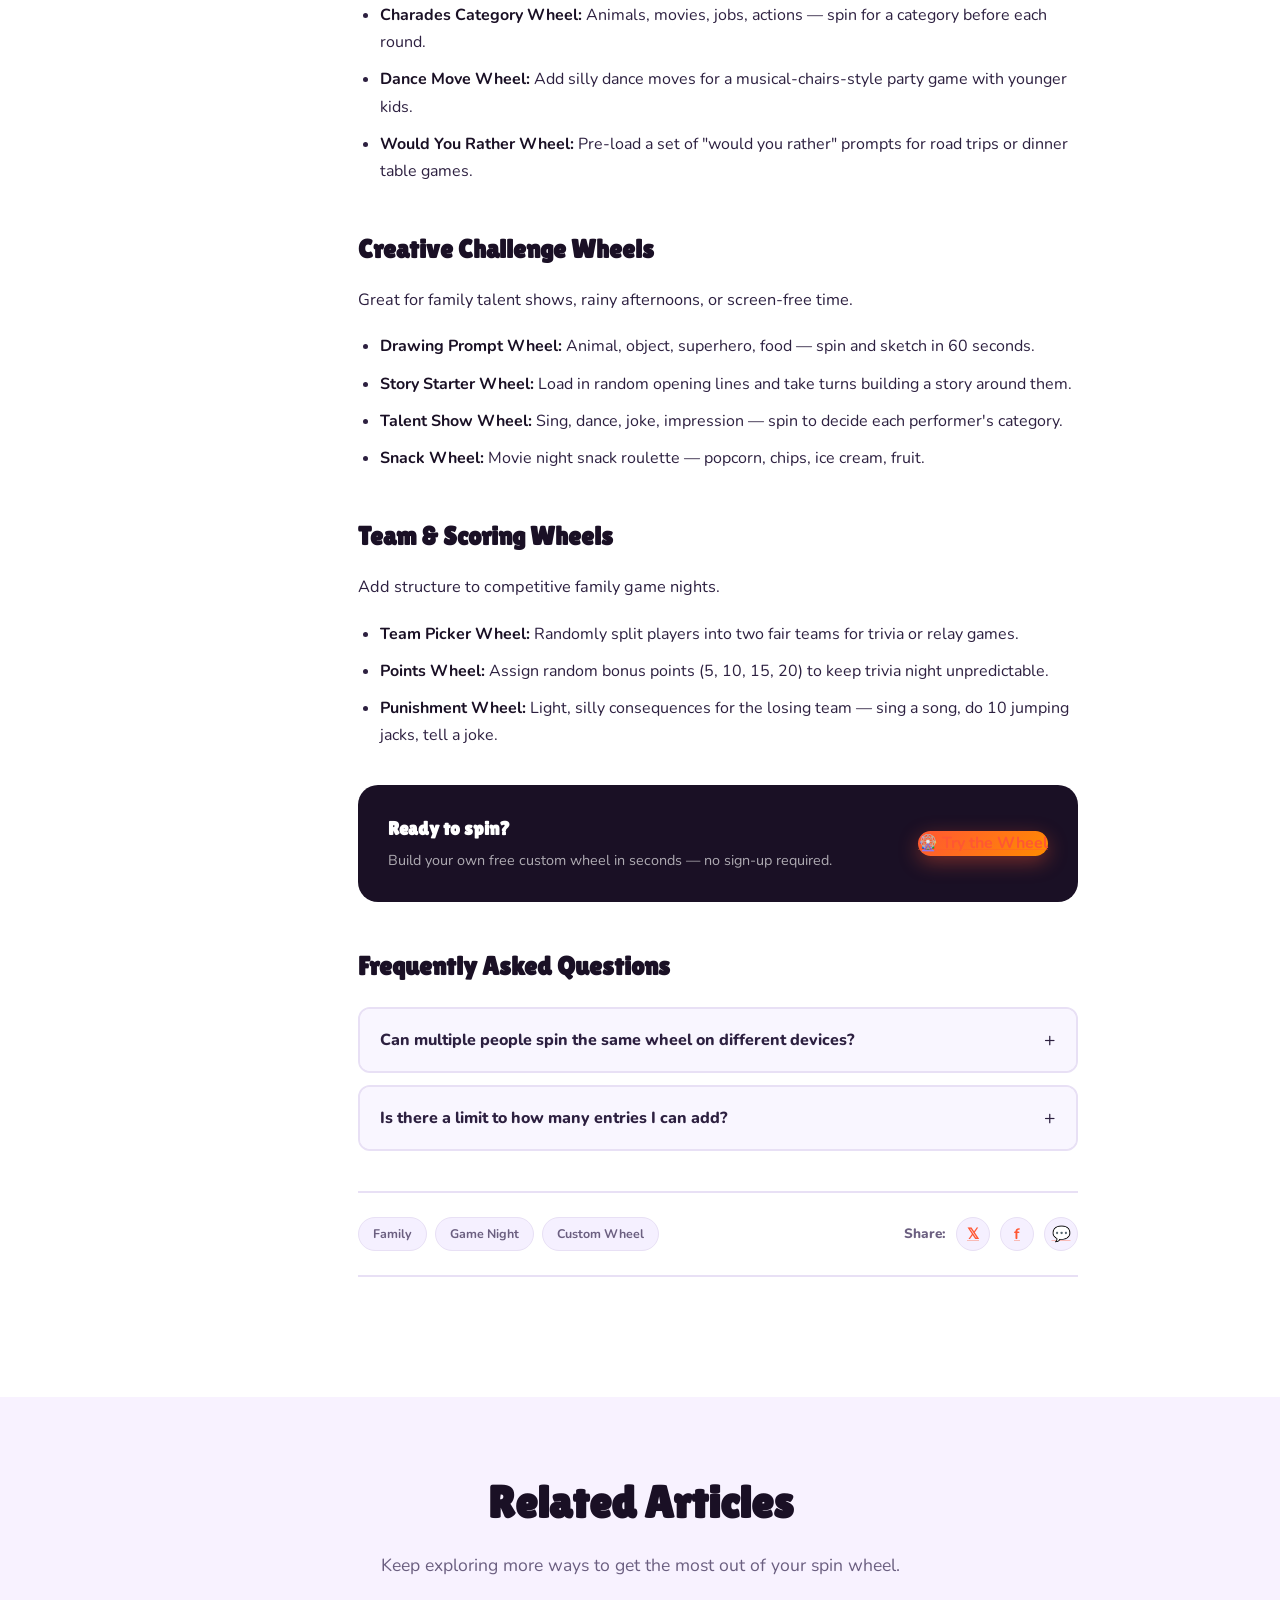
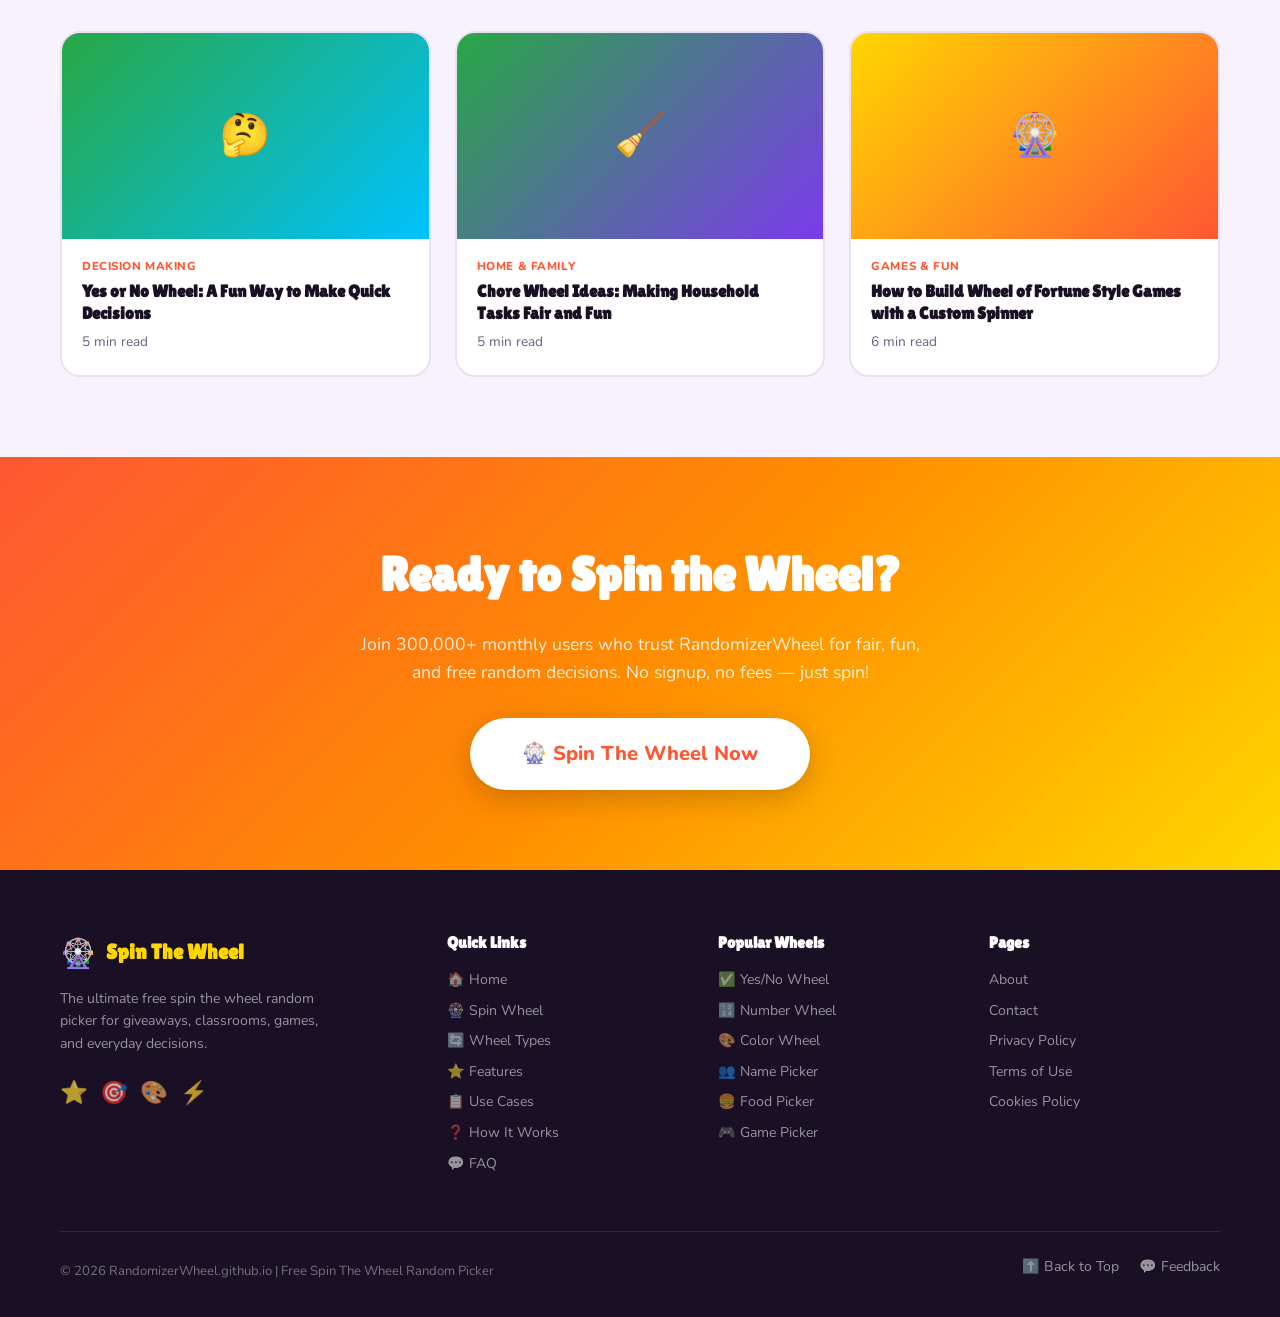
<file: blog-family-game-night-wheel-ideas.html>
<!DOCTYPE html>
<html lang="en">
<head>
  <!-- Google tag (gtag.js) -->
<script async src="https://www.googletagmanager.com/gtag/js?id=G-VZ1WWECNV9"></script>
<script>
  window.dataLayer = window.dataLayer || [];
  function gtag(){dataLayer.push(arguments);}
  gtag('js', new Date());
  gtag('config', 'G-VZ1WWECNV9');
</script>
  <meta charset="UTF-8" />
  <meta name="viewport" content="width=device-width, initial-scale=1.0" />
  <title>15 Random Wheel Ideas for Family Game Night | RandomizerWheel</title>
  <meta name="description" content="Spice up family game night with these 15 custom spin wheel ideas — from movie picks to dare challenges. Free random wheel spinner, no downloads needed." />
  <meta name="keywords" content="family game night wheel, spin the wheel game ideas, random wheel spinner family, game night spinner, fun wheel ideas" />
  <meta name="robots" content="index, follow" />
  <link rel="canonical" href="https://randomizerwheel.github.io/blog-family-game-night-wheel-ideas.html" />
  <link rel="icon" type="image/png" sizes="32x32" href="/favicon.png">

  <!-- Open Graph -->
  <meta property="og:title" content="15 Fun Random Wheel Ideas for Family Game Night" />
  <meta property="og:description" content="Spice up family game night with these 15 custom spin wheel ideas — from movie picks to dare challenges. Free random wheel spinner, no downloads needed." />
  <meta property="og:url" content="https://randomizerwheel.github.io/blog-family-game-night-wheel-ideas.html" />
  <meta property="og:type" content="article" />

  <!-- Schema Markup -->
  <script type="application/ld+json">
  {
    "@context": "https://schema.org",
    "@type": "Article",
    "headline": "15 Fun Random Wheel Ideas for Family Game Night",
    "description": "Spice up family game night with these 15 custom spin wheel ideas — from movie picks to dare challenges. Free random wheel spinner, no downloads needed.",
    "author": { "@type": "Organization", "name": "RandomizerWheel" },
    "publisher": { "@type": "Organization", "name": "RandomizerWheel" },
    "datePublished": "2026-07-28",
    "mainEntityOfPage": "https://randomizerwheel.github.io/blog-family-game-night-wheel-ideas.html"
  }
  </script>

  <link rel="preconnect" href="https://fonts.googleapis.com" />
  <link rel="preconnect" href="https://fonts.gstatic.com" crossorigin />
  <link href="https://fonts.googleapis.com/css2?family=Lilita+One&family=Nunito:wght@400;600;700;800;900&display=swap" rel="stylesheet" />

  <link rel="stylesheet" href="css/style.css" />
  <link rel="stylesheet" href="css/blog.css" />
</head>
<body>

  <!-- Header injected by header.js -->
  <div id="site-header"></div>

  <main>
    <!-- BREADCRUMB -->
    <div class="breadcrumb-bar">
      <div class="container breadcrumb">
        <a href="index.html">Home</a>
        <span class="sep">/</span>
        <a href="index.html#blog">Blog</a>
        <span class="sep">/</span>
        <span class="current">15 Fun Random Wheel Ideas for Family Game Night</span>
      </div>
    </div>

    <!-- ARTICLE HERO -->
    <section class="article-hero">
      <div class="article-hero-bg"></div>
      <div class="container article-hero-inner">
        <span class="article-category">🎲 Games & Fun</span>
        <h1 class="article-title">15 Fun Random Wheel Ideas for Family Game Night</h1>
        <div class="article-meta-row">
          <span>RandomizerWheel Team</span>
          <span class="dot">•</span>
          <span>July 28, 2026</span>
          <span class="dot">•</span>
          <span>7 min read</span>
        </div>

        <!-- FEATURED IMAGE -->
        <figure class="featured-image">
          <div class="featured-image-inner" style="--fi-c1:#ff5733;--fi-c2:#ff5733;--fi-c3:#ffd600;">
            <span class="featured-image-emoji">🎲</span>
          </div>
        </figure>
        <p class="featured-image-caption">15 Fun Random Wheel Ideas for Family Game Night</p>
      </div>
    </section>

    <!-- ARTICLE BODY -->
    <section class="article-section">
      <div class="container">
        <div class="article-layout">
          <!-- TOC -->
          <aside class="toc-box">
            <div class="toc-title">📑 Table of Contents</div>
            <ul class="toc-list">
          <li><a href="#classic-picks">Classic Decision Wheels</a></li>
          <li><a href="#active-games">Active &amp; Party Game Wheels</a></li>
          <li><a href="#creative-challenges">Creative Challenge Wheels</a></li>
          <li><a href="#team-and-scoring">Team &amp; Scoring Wheels</a></li>
            </ul>
          </aside>

          <!-- BODY -->
          <article class="article-body">
            <p>"What do you want to play?" shouldn't take longer than the game itself. A <strong>custom spin wheel</strong> turns decision-making into part of the fun — instead of debating for ten minutes, you spin and go. Here are 15 tested wheel ideas that turn any ordinary evening into a proper family game night, all buildable in the free RandomizerWheel spinner in under a minute.</p>

        <h2 id="classic-picks">Classic Decision Wheels</h2>
        <p>Start simple with wheels that solve the eternal "what should we do" debate.</p>
        <ul>
          <li><strong>Movie Genre Wheel:</strong> Comedy, action, animated, mystery, documentary — spin to pick the mood for movie night.</li>
          <li><strong>Board Game Wheel:</strong> List every board game in your closet and let the wheel end the negotiation.</li>
          <li><strong>Restaurant Wheel:</strong> For family takeout night, load in your five go-to spots and spin instead of scrolling delivery apps for 20 minutes.</li>
          <li><strong>Who Goes First Wheel:</strong> Add every player's name so no one can claim they always go last.</li>
        </ul>
        <h2 id="active-games">Active & Party Game Wheels</h2>
        <p>These wheels turn the spin itself into the activity.</p>
        <ul>
          <li><strong>Truth or Dare Wheel:</strong> Split the wheel into truth prompts and dare challenges for a party-ready twist.</li>
          <li><strong>Charades Category Wheel:</strong> Animals, movies, jobs, actions — spin for a category before each round.</li>
          <li><strong>Dance Move Wheel:</strong> Add silly dance moves for a musical-chairs-style party game with younger kids.</li>
          <li><strong>Would You Rather Wheel:</strong> Pre-load a set of "would you rather" prompts for road trips or dinner table games.</li>
        </ul>
        <h2 id="creative-challenges">Creative Challenge Wheels</h2>
        <p>Great for family talent shows, rainy afternoons, or screen-free time.</p>
        <ul>
          <li><strong>Drawing Prompt Wheel:</strong> Animal, object, superhero, food — spin and sketch in 60 seconds.</li>
          <li><strong>Story Starter Wheel:</strong> Load in random opening lines and take turns building a story around them.</li>
          <li><strong>Talent Show Wheel:</strong> Sing, dance, joke, impression — spin to decide each performer's category.</li>
          <li><strong>Snack Wheel:</strong> Movie night snack roulette — popcorn, chips, ice cream, fruit.</li>
        </ul>
        <h2 id="team-and-scoring">Team & Scoring Wheels</h2>
        <p>Add structure to competitive family game nights.</p>
        <ul>
          <li><strong>Team Picker Wheel:</strong> Randomly split players into two fair teams for trivia or relay games.</li>
          <li><strong>Points Wheel:</strong> Assign random bonus points (5, 10, 15, 20) to keep trivia night unpredictable.</li>
          <li><strong>Punishment Wheel:</strong> Light, silly consequences for the losing team — sing a song, do 10 jumping jacks, tell a joke.</li>
        </ul>

            <div class="inline-cta">
              <div>
                <h3>Ready to spin?</h3>
                <p>Build your own free custom wheel in seconds — no sign-up required.</p>
              </div>
              <a href="index.html#wheel-app" class="btn btn-primary">🎡 Try the Wheel</a>
            </div>

            <h2>Frequently Asked Questions</h2>
            <div class="article-faq">
          <div class="faq-item">
            <button class="faq-q">Can multiple people spin the same wheel on different devices? <span class="faq-icon">+</span></button>
            <div class="faq-a"><p>Yes — use the Copy Link button to share your custom wheel URL, and anyone with the link can spin the exact same wheel from their own phone or tablet.</p></div>
          </div>
          <div class="faq-item">
            <button class="faq-q">Is there a limit to how many entries I can add? <span class="faq-icon">+</span></button>
            <div class="faq-a"><p>No, you can add unlimited entries to any wheel. For very long lists, the wheel automatically shrinks the text so every entry stays readable.</p></div>
          </div>
            </div>

            <div class="article-footer-row">
              <div class="article-tags">
            <span class="article-tag">Family</span>
            <span class="article-tag">Game Night</span>
            <span class="article-tag">Custom Wheel</span>
              </div>
              <div class="share-row">
                <span>Share:</span>
                <a class="share-btn" href="https://twitter.com/intent/tweet?url=https://randomizerwheel.github.io/blog-family-game-night-wheel-ideas.html&text=15%20Fun%20Random%20Wheel%20Ideas%20for%20Family%20Game%20Night" target="_blank" rel="noopener">𝕏</a>
                <a class="share-btn" href="https://www.facebook.com/sharer/sharer.php?u=https://randomizerwheel.github.io/blog-family-game-night-wheel-ideas.html" target="_blank" rel="noopener">f</a>
                <a class="share-btn" href="https://api.whatsapp.com/send?text=15%20Fun%20Random%20Wheel%20Ideas%20for%20Family%20Game%20Night%20https://randomizerwheel.github.io/blog-family-game-night-wheel-ideas.html" target="_blank" rel="noopener">💬</a>
              </div>
            </div>
          </article>
        </div>
      </div>
    </section>

    <!-- RELATED POSTS -->
    <section class="related-section">
      <div class="container">
        <h2 class="section-title">Related Articles</h2>
        <p class="section-sub">Keep exploring more ways to get the most out of your spin wheel.</p>
        <div class="related-grid">
          <a class="related-card" href="blog-yes-no-wheel-decisions.html">
            <div class="related-thumb" style="--rc1:#28a745;--rc2:#00c2ff;">🤔</div>
            <div class="related-body">
              <span class="related-cat">Decision Making</span>
              <h3>Yes or No Wheel: A Fun Way to Make Quick Decisions</h3>
              <p>5 min read</p>
            </div>
          </a>
          <a class="related-card" href="blog-chore-wheel-ideas-family.html">
            <div class="related-thumb" style="--rc1:#28a745;--rc2:#7c3aed;">🧹</div>
            <div class="related-body">
              <span class="related-cat">Home & Family</span>
              <h3>Chore Wheel Ideas: Making Household Tasks Fair and Fun</h3>
              <p>5 min read</p>
            </div>
          </a>
          <a class="related-card" href="blog-wheel-of-fortune-style-games.html">
            <div class="related-thumb" style="--rc1:#ffd600;--rc2:#ff5733;">🎡</div>
            <div class="related-body">
              <span class="related-cat">Games & Fun</span>
              <h3>How to Build Wheel of Fortune Style Games with a Custom Spinner</h3>
              <p>6 min read</p>
            </div>
          </a>
        </div>
      </div>
    </section>

    <!-- CTA SECTION -->
    <section class="cta-section">
      <div class="container">
        <div class="cta-inner">
          <h2>Ready to Spin the Wheel?</h2>
          <p>Join 300,000+ monthly users who trust RandomizerWheel for fair, fun, and free random decisions. No signup, no fees — just spin!</p>
          <a href="index.html#wheel-app" class="btn btn-primary btn-xl pulse-btn">🎡 Spin The Wheel Now</a>
        </div>
      </div>
    </section>
  </main>

  <!-- Footer injected by footer.js -->
  <div id="site-footer"></div>

  <!-- Scripts -->
  <script src="components/header.js"></script>
  <script src="components/footer.js"></script>
  <script>
    // FAQ accordion (mirrors homepage behavior)
    document.querySelectorAll('.faq-q').forEach(function(btn) {
      btn.addEventListener('click', function() {
        var answer = btn.nextElementSibling;
        var isOpen = answer.classList.contains('open');
        btn.classList.toggle('active', !isOpen);
        answer.classList.toggle('open', !isOpen);
      });
    });
  </script>
</body>
</html>
</file>
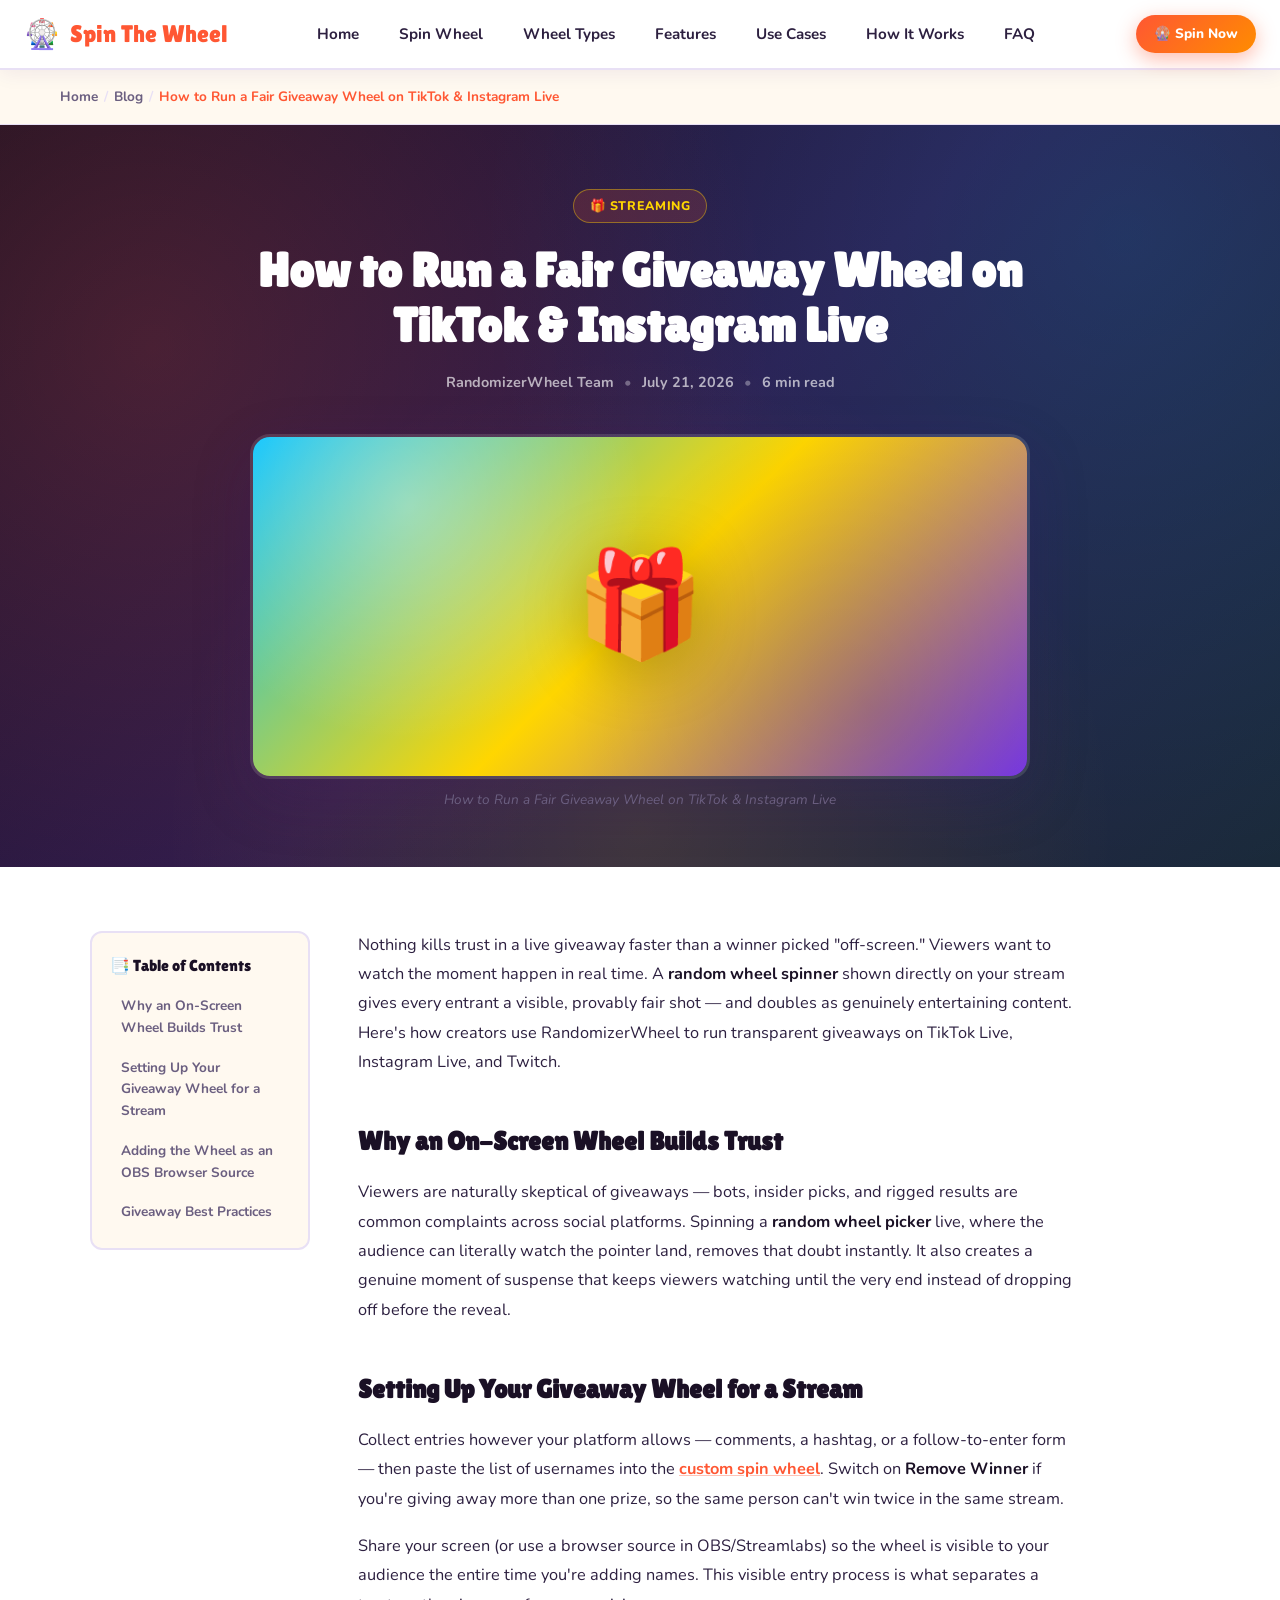
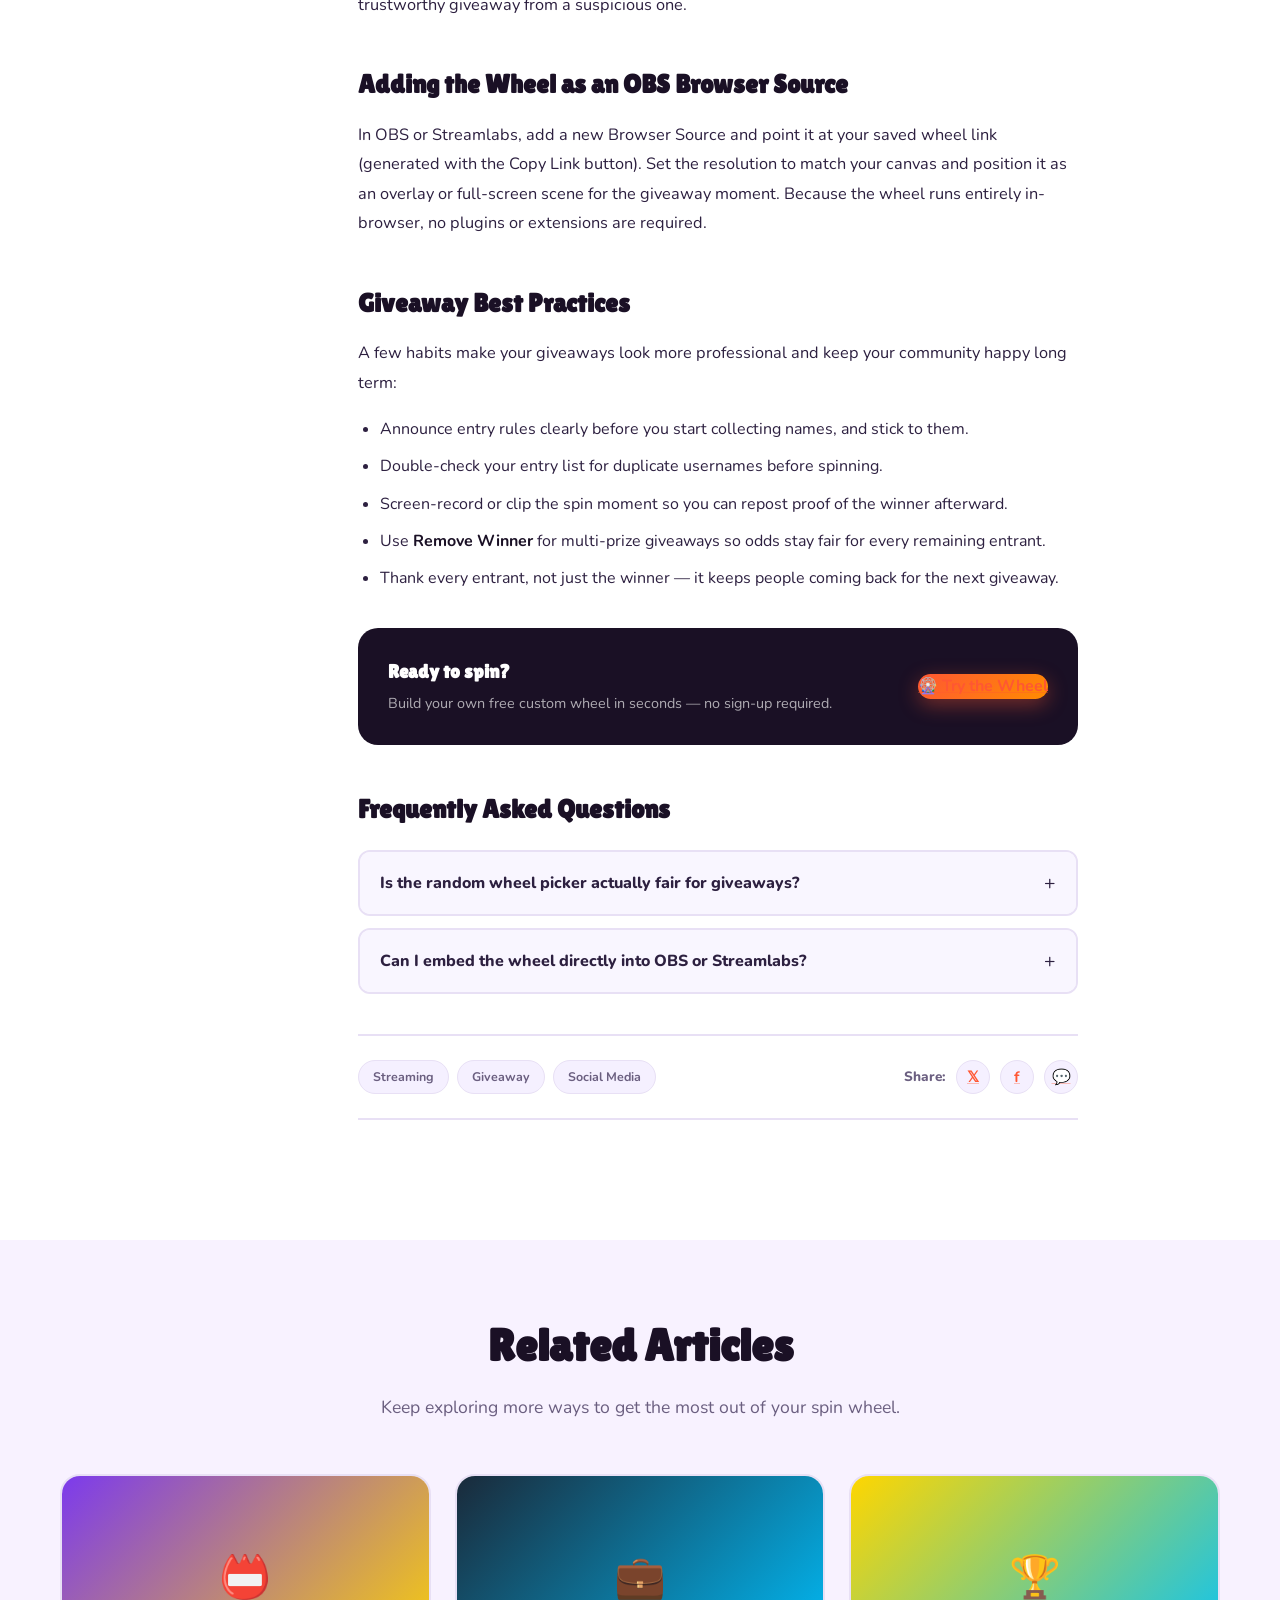
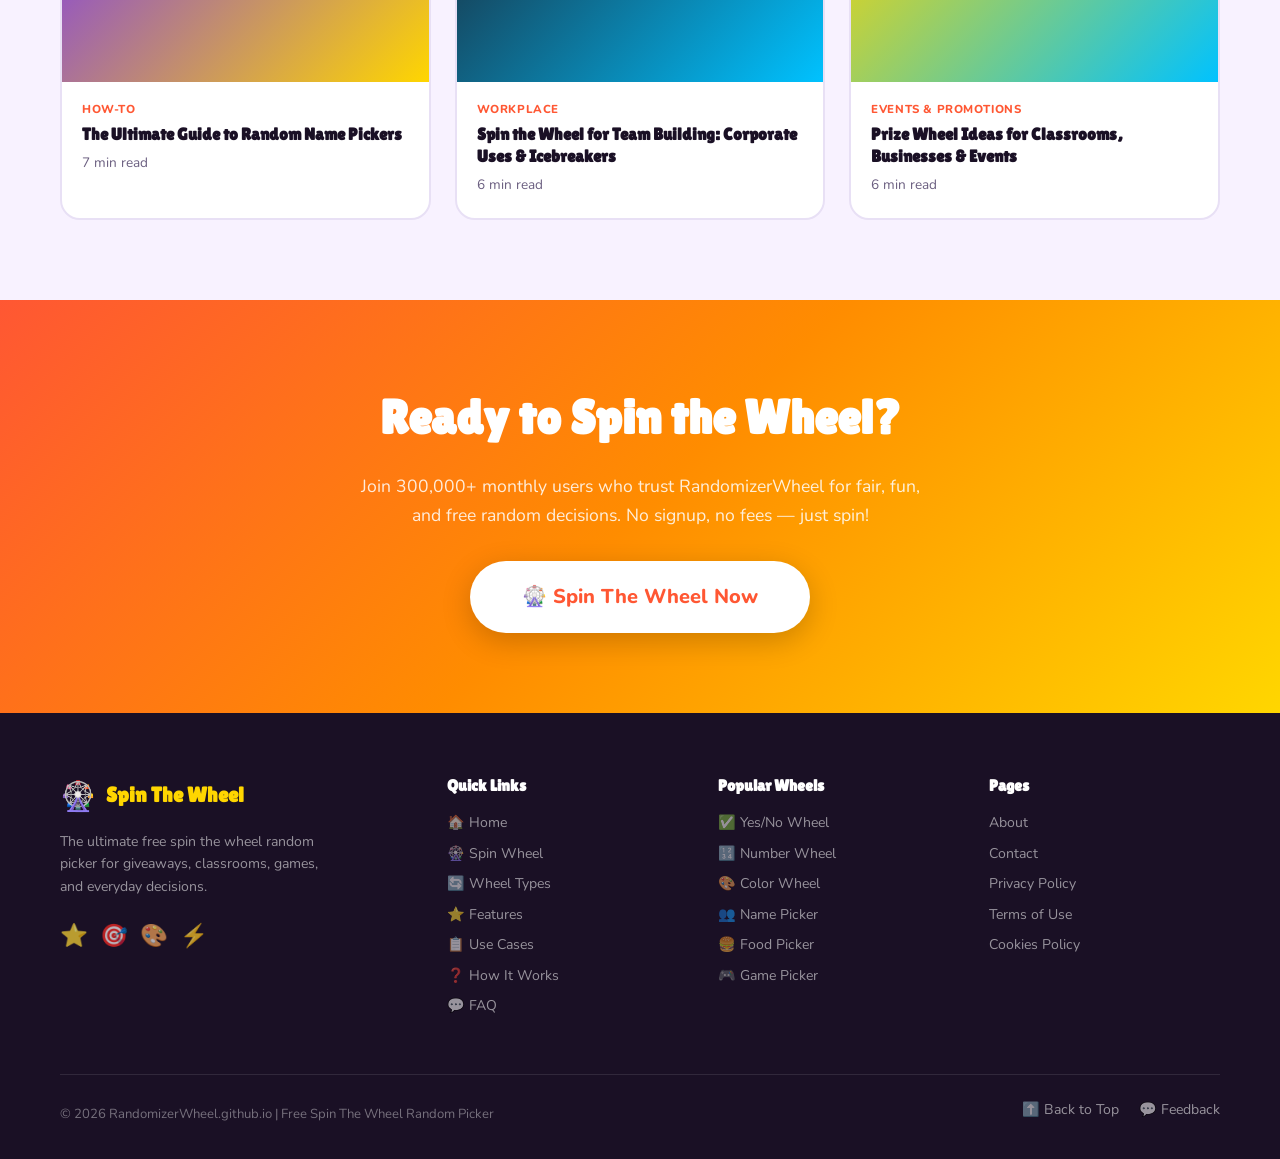
<file: blog-giveaway-wheel-live-streaming.html>
<!DOCTYPE html>
<html lang="en">
<head>
  <!-- Google tag (gtag.js) -->
<script async src="https://www.googletagmanager.com/gtag/js?id=G-VZ1WWECNV9"></script>
<script>
  window.dataLayer = window.dataLayer || [];
  function gtag(){dataLayer.push(arguments);}
  gtag('js', new Date());
  gtag('config', 'G-VZ1WWECNV9');
</script>
  <meta charset="UTF-8" />
  <meta name="viewport" content="width=device-width, initial-scale=1.0" />
  <title>Giveaway Wheel for TikTok &amp; Instagram Live | RandomizerWheel</title>
  <meta name="description" content="Run transparent, on-screen giveaways with a free random wheel spinner. Step-by-step guide for streamers picking winners fairly on TikTok, Instagram, and Twitch." />
  <meta name="keywords" content="giveaway wheel spinner, tiktok live giveaway picker, streamer wheel, random winner picker, live giveaway wheel" />
  <meta name="robots" content="index, follow" />
  <link rel="canonical" href="https://randomizerwheel.github.io/blog-giveaway-wheel-live-streaming.html" />
  <link rel="icon" type="image/png" sizes="32x32" href="/favicon.png">

  <!-- Open Graph -->
  <meta property="og:title" content="How to Run a Fair Giveaway Wheel on TikTok &amp; Instagram Live" />
  <meta property="og:description" content="Run transparent, on-screen giveaways with a free random wheel spinner. Step-by-step guide for streamers picking winners fairly on TikTok, Instagram, and Twitch." />
  <meta property="og:url" content="https://randomizerwheel.github.io/blog-giveaway-wheel-live-streaming.html" />
  <meta property="og:type" content="article" />

  <!-- Schema Markup -->
  <script type="application/ld+json">
  {
    "@context": "https://schema.org",
    "@type": "Article",
    "headline": "How to Run a Fair Giveaway Wheel on TikTok & Instagram Live",
    "description": "Run transparent, on-screen giveaways with a free random wheel spinner. Step-by-step guide for streamers picking winners fairly on TikTok, Instagram, and Twitch.",
    "author": { "@type": "Organization", "name": "RandomizerWheel" },
    "publisher": { "@type": "Organization", "name": "RandomizerWheel" },
    "datePublished": "2026-07-21",
    "mainEntityOfPage": "https://randomizerwheel.github.io/blog-giveaway-wheel-live-streaming.html"
  }
  </script>

  <link rel="preconnect" href="https://fonts.googleapis.com" />
  <link rel="preconnect" href="https://fonts.gstatic.com" crossorigin />
  <link href="https://fonts.googleapis.com/css2?family=Lilita+One&family=Nunito:wght@400;600;700;800;900&display=swap" rel="stylesheet" />

  <link rel="stylesheet" href="css/style.css" />
  <link rel="stylesheet" href="css/blog.css" />
</head>
<body>

  <!-- Header injected by header.js -->
  <div id="site-header"></div>

  <main>
    <!-- BREADCRUMB -->
    <div class="breadcrumb-bar">
      <div class="container breadcrumb">
        <a href="index.html">Home</a>
        <span class="sep">/</span>
        <a href="index.html#blog">Blog</a>
        <span class="sep">/</span>
        <span class="current">How to Run a Fair Giveaway Wheel on TikTok &amp; Instagram Live</span>
      </div>
    </div>

    <!-- ARTICLE HERO -->
    <section class="article-hero">
      <div class="article-hero-bg"></div>
      <div class="container article-hero-inner">
        <span class="article-category">🎁 Streaming</span>
        <h1 class="article-title">How to Run a Fair Giveaway Wheel on TikTok &amp; Instagram Live</h1>
        <div class="article-meta-row">
          <span>RandomizerWheel Team</span>
          <span class="dot">•</span>
          <span>July 21, 2026</span>
          <span class="dot">•</span>
          <span>6 min read</span>
        </div>

        <!-- FEATURED IMAGE -->
        <figure class="featured-image">
          <div class="featured-image-inner" style="--fi-c1:#00c2ff;--fi-c2:#ffd600;--fi-c3:#7c3aed;">
            <span class="featured-image-emoji">🎁</span>
          </div>
        </figure>
        <p class="featured-image-caption">How to Run a Fair Giveaway Wheel on TikTok &amp; Instagram Live</p>
      </div>
    </section>

    <!-- ARTICLE BODY -->
    <section class="article-section">
      <div class="container">
        <div class="article-layout">
          <!-- TOC -->
          <aside class="toc-box">
            <div class="toc-title">📑 Table of Contents</div>
            <ul class="toc-list">
          <li><a href="#why-onscreen-matters">Why an On-Screen Wheel Builds Trust</a></li>
          <li><a href="#setting-up-stream">Setting Up Your Giveaway Wheel for a Stream</a></li>
          <li><a href="#obs-setup">Adding the Wheel as an OBS Browser Source</a></li>
          <li><a href="#best-practices">Giveaway Best Practices</a></li>
            </ul>
          </aside>

          <!-- BODY -->
          <article class="article-body">
            <p>Nothing kills trust in a live giveaway faster than a winner picked "off-screen." Viewers want to watch the moment happen in real time. A <strong>random wheel spinner</strong> shown directly on your stream gives every entrant a visible, provably fair shot — and doubles as genuinely entertaining content. Here's how creators use RandomizerWheel to run transparent giveaways on TikTok Live, Instagram Live, and Twitch.</p>

        <h2 id="why-onscreen-matters">Why an On-Screen Wheel Builds Trust</h2>
        <p>Viewers are naturally skeptical of giveaways — bots, insider picks, and rigged results are common complaints across social platforms. Spinning a <strong>random wheel picker</strong> live, where the audience can literally watch the pointer land, removes that doubt instantly. It also creates a genuine moment of suspense that keeps viewers watching until the very end instead of dropping off before the reveal.</p>
        <h2 id="setting-up-stream">Setting Up Your Giveaway Wheel for a Stream</h2>
        <p>Collect entries however your platform allows — comments, a hashtag, or a follow-to-enter form — then paste the list of usernames into the <a href="index.html#wheel-app">custom spin wheel</a>. Switch on <strong>Remove Winner</strong> if you're giving away more than one prize, so the same person can't win twice in the same stream.</p>
        <p>Share your screen (or use a browser source in OBS/Streamlabs) so the wheel is visible to your audience the entire time you're adding names. This visible entry process is what separates a trustworthy giveaway from a suspicious one.</p>
        <h2 id="obs-setup">Adding the Wheel as an OBS Browser Source</h2>
        <p>In OBS or Streamlabs, add a new Browser Source and point it at your saved wheel link (generated with the Copy Link button). Set the resolution to match your canvas and position it as an overlay or full-screen scene for the giveaway moment. Because the wheel runs entirely in-browser, no plugins or extensions are required.</p>
        <h2 id="best-practices">Giveaway Best Practices</h2>
        <p>A few habits make your giveaways look more professional and keep your community happy long term:</p>
        <ul>
          <li>Announce entry rules clearly before you start collecting names, and stick to them.</li>
          <li>Double-check your entry list for duplicate usernames before spinning.</li>
          <li>Screen-record or clip the spin moment so you can repost proof of the winner afterward.</li>
          <li>Use <strong>Remove Winner</strong> for multi-prize giveaways so odds stay fair for every remaining entrant.</li>
          <li>Thank every entrant, not just the winner — it keeps people coming back for the next giveaway.</li>
        </ul>

            <div class="inline-cta">
              <div>
                <h3>Ready to spin?</h3>
                <p>Build your own free custom wheel in seconds — no sign-up required.</p>
              </div>
              <a href="index.html#wheel-app" class="btn btn-primary">🎡 Try the Wheel</a>
            </div>

            <h2>Frequently Asked Questions</h2>
            <div class="article-faq">
          <div class="faq-item">
            <button class="faq-q">Is the random wheel picker actually fair for giveaways? <span class="faq-icon">+</span></button>
            <div class="faq-a"><p>Yes. Every spin uses a true random algorithm, giving each entry an equal, independent chance of winning based on the total number of entries on the wheel.</p></div>
          </div>
          <div class="faq-item">
            <button class="faq-q">Can I embed the wheel directly into OBS or Streamlabs? <span class="faq-icon">+</span></button>
            <div class="faq-a"><p>Yes, add it as a Browser Source using your saved wheel link, and it will render live on your stream just like any other web overlay.</p></div>
          </div>
            </div>

            <div class="article-footer-row">
              <div class="article-tags">
            <span class="article-tag">Streaming</span>
            <span class="article-tag">Giveaway</span>
            <span class="article-tag">Social Media</span>
              </div>
              <div class="share-row">
                <span>Share:</span>
                <a class="share-btn" href="https://twitter.com/intent/tweet?url=https://randomizerwheel.github.io/blog-giveaway-wheel-live-streaming.html&text=How%20to%20Run%20a%20Fair%20Giveaway%20Wheel%20on%20TikTok%20&%20Instagram%20Live" target="_blank" rel="noopener">𝕏</a>
                <a class="share-btn" href="https://www.facebook.com/sharer/sharer.php?u=https://randomizerwheel.github.io/blog-giveaway-wheel-live-streaming.html" target="_blank" rel="noopener">f</a>
                <a class="share-btn" href="https://api.whatsapp.com/send?text=How%20to%20Run%20a%20Fair%20Giveaway%20Wheel%20on%20TikTok%20&%20Instagram%20Live%20https://randomizerwheel.github.io/blog-giveaway-wheel-live-streaming.html" target="_blank" rel="noopener">💬</a>
              </div>
            </div>
          </article>
        </div>
      </div>
    </section>

    <!-- RELATED POSTS -->
    <section class="related-section">
      <div class="container">
        <h2 class="section-title">Related Articles</h2>
        <p class="section-sub">Keep exploring more ways to get the most out of your spin wheel.</p>
        <div class="related-grid">
          <a class="related-card" href="blog-random-name-picker-guide.html">
            <div class="related-thumb" style="--rc1:#7c3aed;--rc2:#ffd600;">📛</div>
            <div class="related-body">
              <span class="related-cat">How-To</span>
              <h3>The Ultimate Guide to Random Name Pickers</h3>
              <p>7 min read</p>
            </div>
          </a>
          <a class="related-card" href="blog-team-building-spinner-wheel.html">
            <div class="related-thumb" style="--rc1:#1a2a3a;--rc2:#00c2ff;">💼</div>
            <div class="related-body">
              <span class="related-cat">Workplace</span>
              <h3>Spin the Wheel for Team Building: Corporate Uses &amp; Icebreakers</h3>
              <p>6 min read</p>
            </div>
          </a>
          <a class="related-card" href="blog-prize-wheel-ideas-classroom-business.html">
            <div class="related-thumb" style="--rc1:#ffd600;--rc2:#00c2ff;">🏆</div>
            <div class="related-body">
              <span class="related-cat">Events & Promotions</span>
              <h3>Prize Wheel Ideas for Classrooms, Businesses &amp; Events</h3>
              <p>6 min read</p>
            </div>
          </a>
        </div>
      </div>
    </section>

    <!-- CTA SECTION -->
    <section class="cta-section">
      <div class="container">
        <div class="cta-inner">
          <h2>Ready to Spin the Wheel?</h2>
          <p>Join 300,000+ monthly users who trust RandomizerWheel for fair, fun, and free random decisions. No signup, no fees — just spin!</p>
          <a href="index.html#wheel-app" class="btn btn-primary btn-xl pulse-btn">🎡 Spin The Wheel Now</a>
        </div>
      </div>
    </section>
  </main>

  <!-- Footer injected by footer.js -->
  <div id="site-footer"></div>

  <!-- Scripts -->
  <script src="components/header.js"></script>
  <script src="components/footer.js"></script>
  <script>
    // FAQ accordion (mirrors homepage behavior)
    document.querySelectorAll('.faq-q').forEach(function(btn) {
      btn.addEventListener('click', function() {
        var answer = btn.nextElementSibling;
        var isOpen = answer.classList.contains('open');
        btn.classList.toggle('active', !isOpen);
        answer.classList.toggle('open', !isOpen);
      });
    });
  </script>
</body>
</html>
</file>
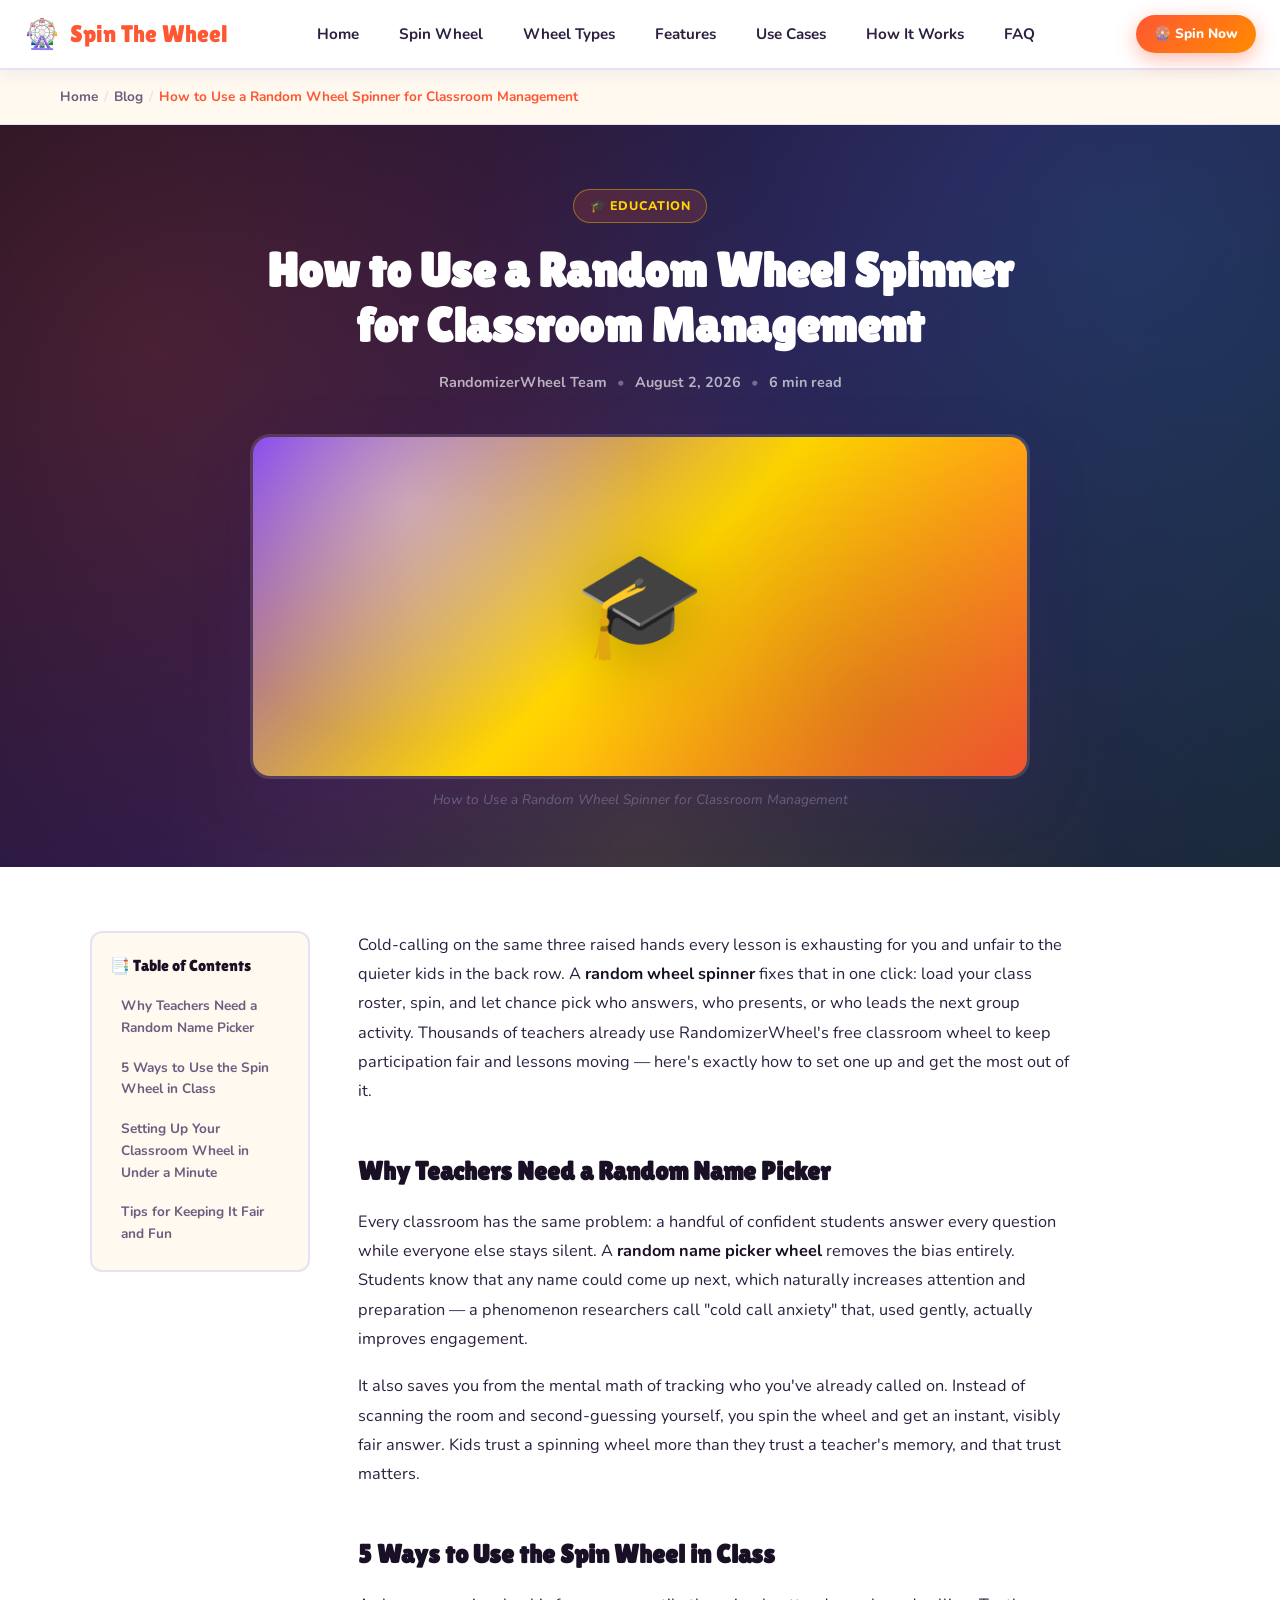
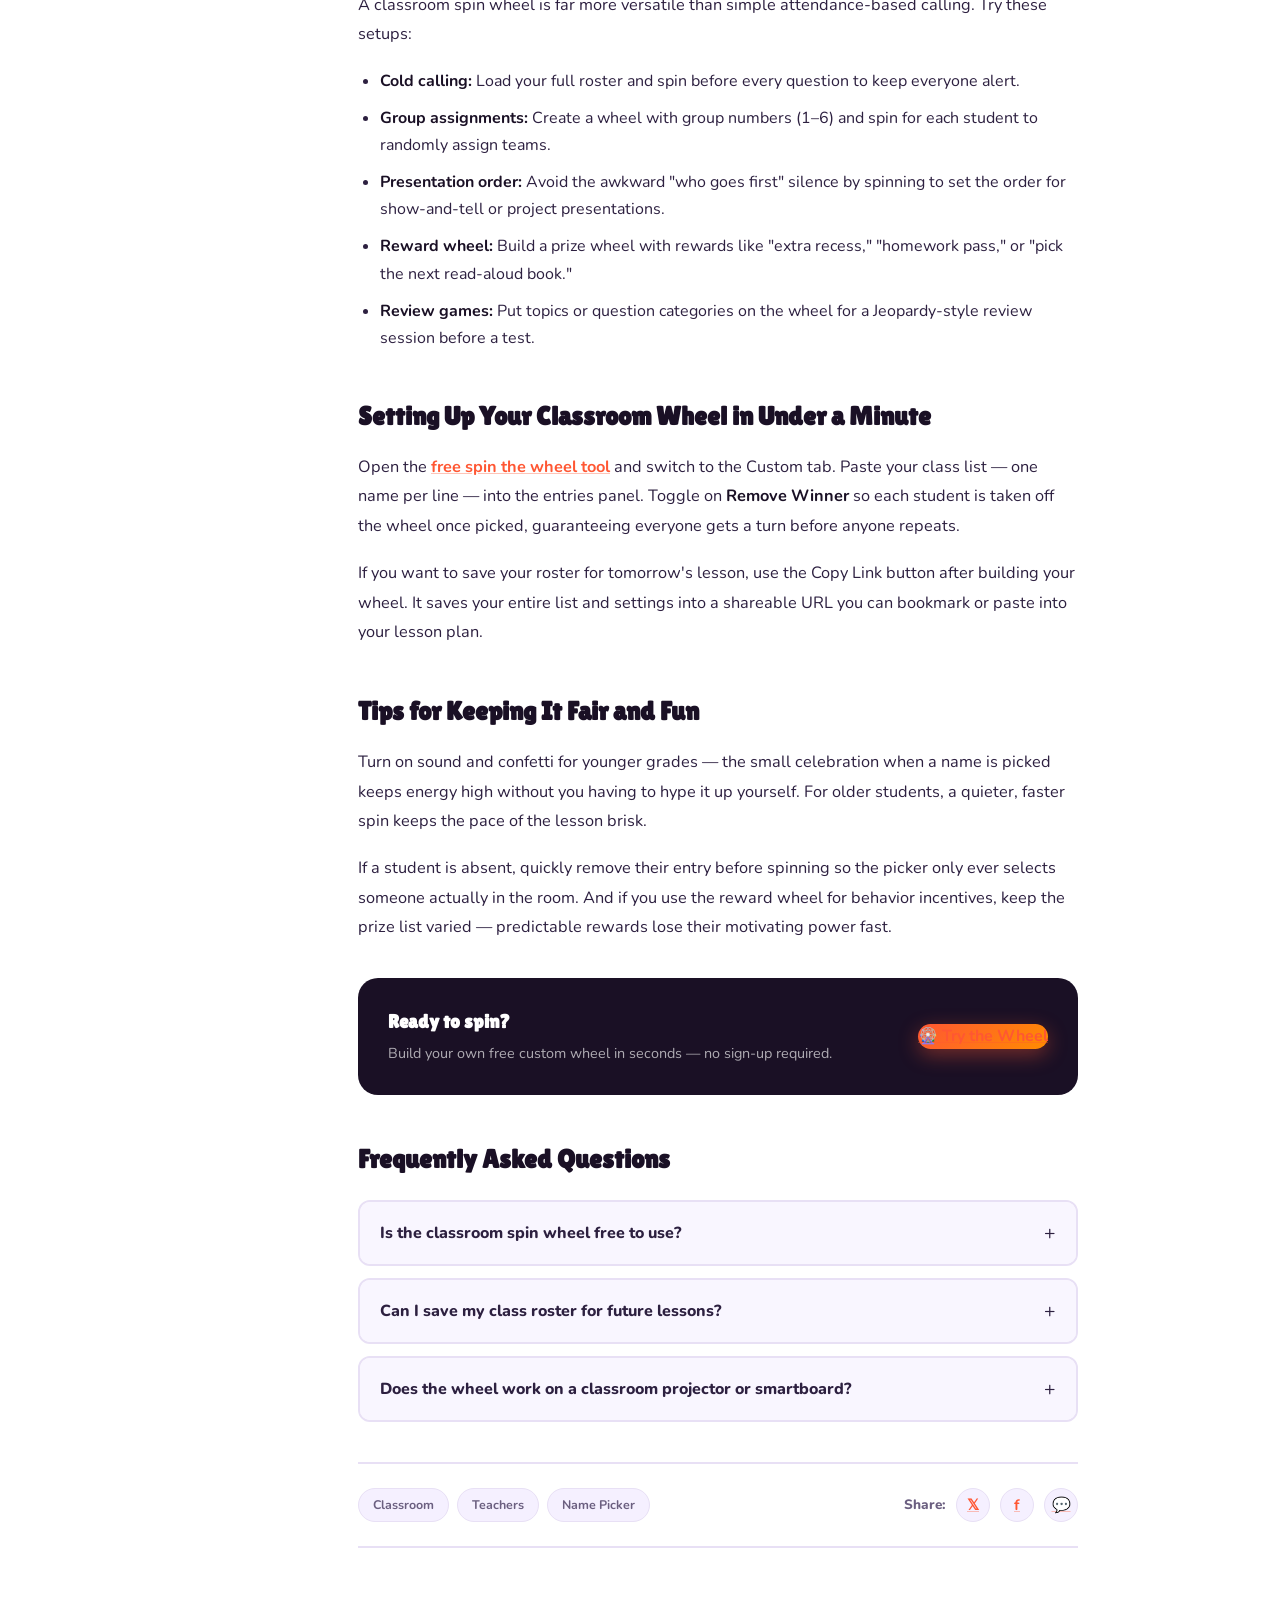
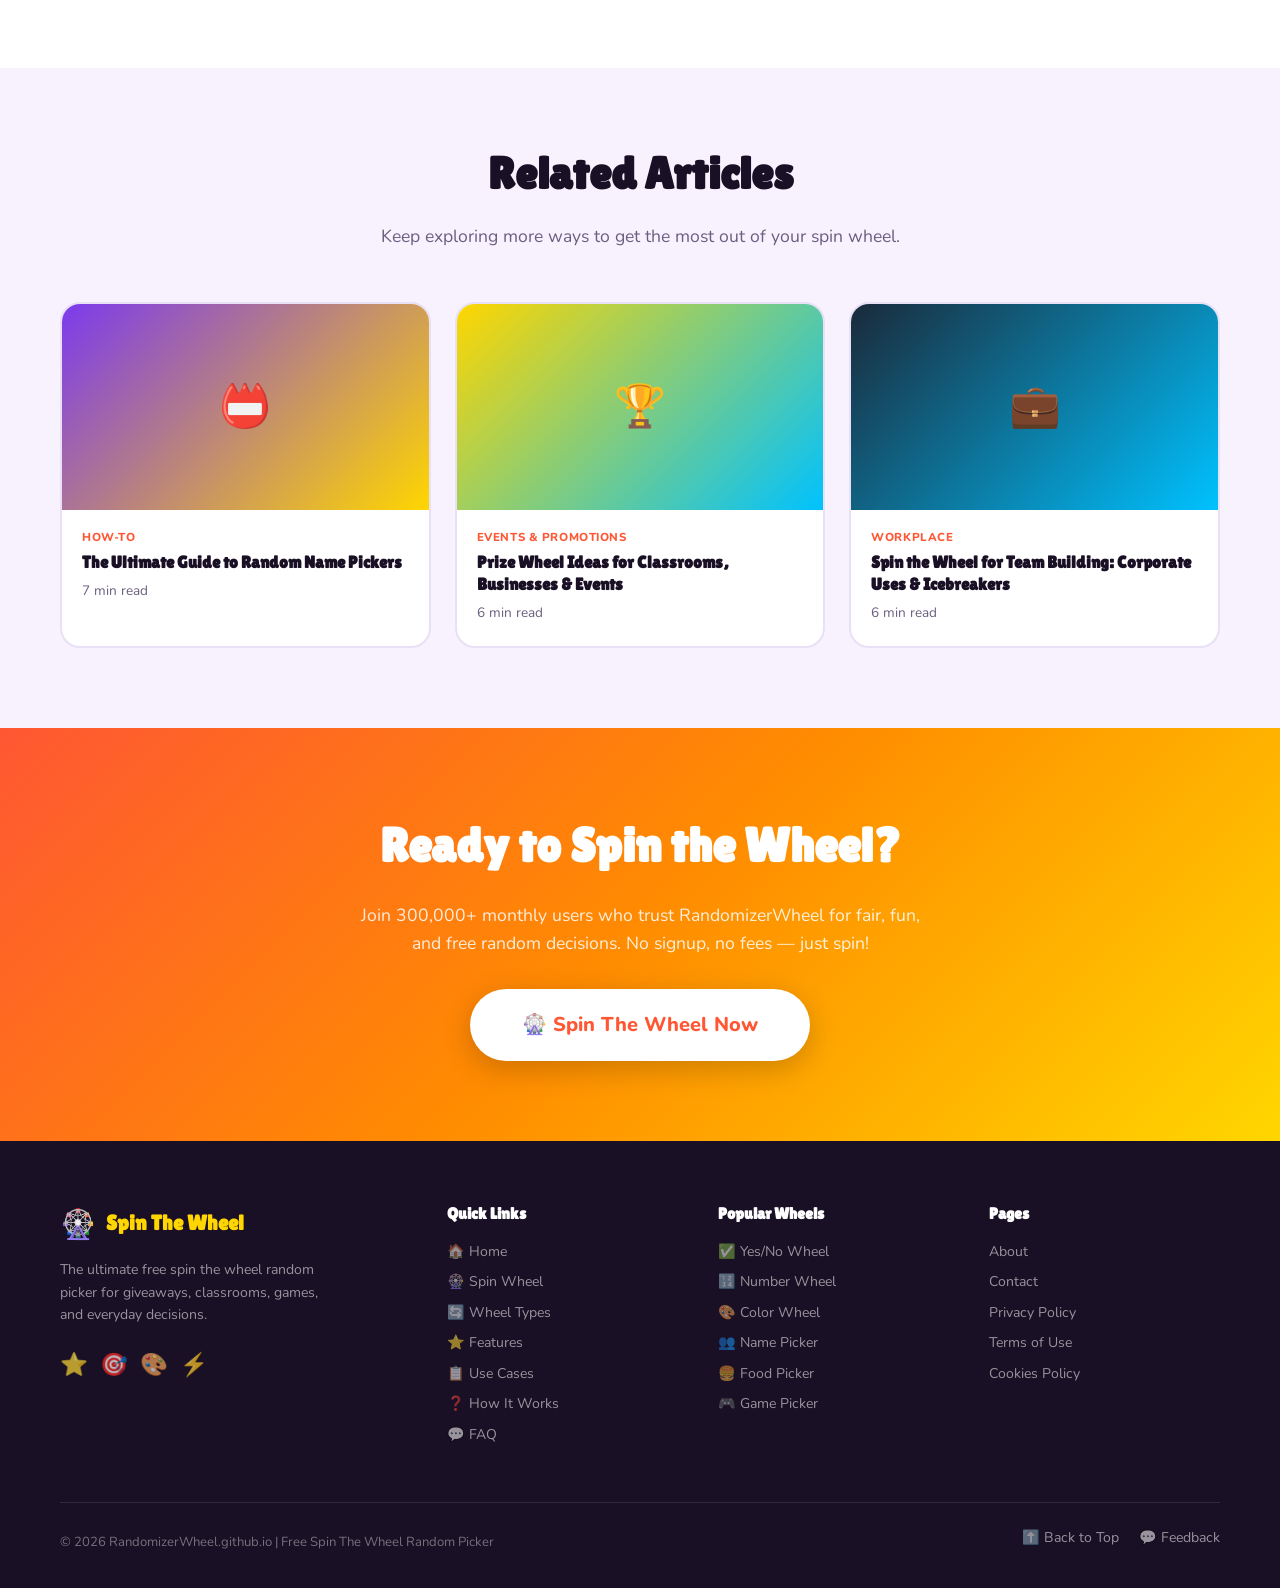
<file: blog-random-wheel-classroom-management.html>
<!DOCTYPE html>
<html lang="en">
<head>
  <!-- Google tag (gtag.js) -->
<script async src="https://www.googletagmanager.com/gtag/js?id=G-VZ1WWECNV9"></script>
<script>
  window.dataLayer = window.dataLayer || [];
  function gtag(){dataLayer.push(arguments);}
  gtag('js', new Date());
  gtag('config', 'G-VZ1WWECNV9');
</script>
  <meta charset="UTF-8" />
  <meta name="viewport" content="width=device-width, initial-scale=1.0" />
  <title>Random Wheel Spinner for Classroom Management | RandomizerWheel</title>
  <meta name="description" content="Discover how teachers use a free random wheel spinner for cold calling, group assignments, and classroom rewards. Practical tips plus a ready-to-use spin wheel." />
  <meta name="keywords" content="classroom wheel spinner, random name picker for teachers, spin the wheel classroom, student picker wheel, classroom management tool" />
  <meta name="robots" content="index, follow" />
  <link rel="canonical" href="https://randomizerwheel.github.io/blog-random-wheel-classroom-management.html" />
  <link rel="icon" type="image/png" sizes="32x32" href="/favicon.png">

  <!-- Open Graph -->
  <meta property="og:title" content="How to Use a Random Wheel Spinner for Classroom Management" />
  <meta property="og:description" content="Discover how teachers use a free random wheel spinner for cold calling, group assignments, and classroom rewards. Practical tips plus a ready-to-use spin wheel." />
  <meta property="og:url" content="https://randomizerwheel.github.io/blog-random-wheel-classroom-management.html" />
  <meta property="og:type" content="article" />

  <!-- Schema Markup -->
  <script type="application/ld+json">
  {
    "@context": "https://schema.org",
    "@type": "Article",
    "headline": "How to Use a Random Wheel Spinner for Classroom Management",
    "description": "Discover how teachers use a free random wheel spinner for cold calling, group assignments, and classroom rewards. Practical tips plus a ready-to-use spin wheel.",
    "author": { "@type": "Organization", "name": "RandomizerWheel" },
    "publisher": { "@type": "Organization", "name": "RandomizerWheel" },
    "datePublished": "2026-08-02",
    "mainEntityOfPage": "https://randomizerwheel.github.io/blog-random-wheel-classroom-management.html"
  }
  </script>

  <link rel="preconnect" href="https://fonts.googleapis.com" />
  <link rel="preconnect" href="https://fonts.gstatic.com" crossorigin />
  <link href="https://fonts.googleapis.com/css2?family=Lilita+One&family=Nunito:wght@400;600;700;800;900&display=swap" rel="stylesheet" />

  <link rel="stylesheet" href="/css/style.css" />
  <link rel="stylesheet" href="/css/blog.css" />
</head>
<body>

  <!-- Header injected by header.js -->
  <div id="site-header"></div>

  <main>
    <!-- BREADCRUMB -->
    <div class="breadcrumb-bar">
      <div class="container breadcrumb">
        <a href="index.html">Home</a>
        <span class="sep">/</span>
        <a href="index.html#blog">Blog</a>
        <span class="sep">/</span>
        <span class="current">How to Use a Random Wheel Spinner for Classroom Management</span>
      </div>
    </div>

    <!-- ARTICLE HERO -->
    <section class="article-hero">
      <div class="article-hero-bg"></div>
      <div class="container article-hero-inner">
        <span class="article-category">🎓 Education</span>
        <h1 class="article-title">How to Use a Random Wheel Spinner for Classroom Management</h1>
        <div class="article-meta-row">
          <span>RandomizerWheel Team</span>
          <span class="dot">•</span>
          <span>August 2, 2026</span>
          <span class="dot">•</span>
          <span>6 min read</span>
        </div>

        <!-- FEATURED IMAGE -->
        <figure class="featured-image">
          <div class="featured-image-inner" style="--fi-c1:#7c3aed;--fi-c2:#ffd600;--fi-c3:#ff5733;">
            <span class="featured-image-emoji">🎓</span>
          </div>
        </figure>
        <p class="featured-image-caption">How to Use a Random Wheel Spinner for Classroom Management</p>
      </div>
    </section>

    <!-- ARTICLE BODY -->
    <section class="article-section">
      <div class="container">
        <div class="article-layout">
          <!-- TOC -->
          <aside class="toc-box">
            <div class="toc-title">📑 Table of Contents</div>
            <ul class="toc-list">
          <li><a href="#why-teachers-need-it">Why Teachers Need a Random Name Picker</a></li>
          <li><a href="#classroom-use-cases">5 Ways to Use the Spin Wheel in Class</a></li>
          <li><a href="#setting-up">Setting Up Your Classroom Wheel in Under a Minute</a></li>
          <li><a href="#fairness-tips">Tips for Keeping It Fair and Fun</a></li>
            </ul>
          </aside>

          <!-- BODY -->
          <article class="article-body">
            <p>Cold-calling on the same three raised hands every lesson is exhausting for you and unfair to the quieter kids in the back row. A <strong>random wheel spinner</strong> fixes that in one click: load your class roster, spin, and let chance pick who answers, who presents, or who leads the next group activity. Thousands of teachers already use RandomizerWheel's free classroom wheel to keep participation fair and lessons moving — here's exactly how to set one up and get the most out of it.</p>

        <h2 id="why-teachers-need-it">Why Teachers Need a Random Name Picker</h2>
        <p>Every classroom has the same problem: a handful of confident students answer every question while everyone else stays silent. A <strong>random name picker wheel</strong> removes the bias entirely. Students know that any name could come up next, which naturally increases attention and preparation — a phenomenon researchers call "cold call anxiety" that, used gently, actually improves engagement.</p>
        <p>It also saves you from the mental math of tracking who you've already called on. Instead of scanning the room and second-guessing yourself, you spin the wheel and get an instant, visibly fair answer. Kids trust a spinning wheel more than they trust a teacher's memory, and that trust matters.</p>
        <h2 id="classroom-use-cases">5 Ways to Use the Spin Wheel in Class</h2>
        <p>A classroom spin wheel is far more versatile than simple attendance-based calling. Try these setups:</p>
        <ul>
          <li><strong>Cold calling:</strong> Load your full roster and spin before every question to keep everyone alert.</li>
          <li><strong>Group assignments:</strong> Create a wheel with group numbers (1–6) and spin for each student to randomly assign teams.</li>
          <li><strong>Presentation order:</strong> Avoid the awkward "who goes first" silence by spinning to set the order for show-and-tell or project presentations.</li>
          <li><strong>Reward wheel:</strong> Build a prize wheel with rewards like "extra recess," "homework pass," or "pick the next read-aloud book."</li>
          <li><strong>Review games:</strong> Put topics or question categories on the wheel for a Jeopardy-style review session before a test.</li>
        </ul>
        <h2 id="setting-up">Setting Up Your Classroom Wheel in Under a Minute</h2>
        <p>Open the <a href="index.html#wheel-app">free spin the wheel tool</a> and switch to the Custom tab. Paste your class list — one name per line — into the entries panel. Toggle on <strong>Remove Winner</strong> so each student is taken off the wheel once picked, guaranteeing everyone gets a turn before anyone repeats.</p>
        <p>If you want to save your roster for tomorrow's lesson, use the Copy Link button after building your wheel. It saves your entire list and settings into a shareable URL you can bookmark or paste into your lesson plan.</p>
        <h2 id="fairness-tips">Tips for Keeping It Fair and Fun</h2>
        <p>Turn on sound and confetti for younger grades — the small celebration when a name is picked keeps energy high without you having to hype it up yourself. For older students, a quieter, faster spin keeps the pace of the lesson brisk.</p>
        <p>If a student is absent, quickly remove their entry before spinning so the picker only ever selects someone actually in the room. And if you use the reward wheel for behavior incentives, keep the prize list varied — predictable rewards lose their motivating power fast.</p>

            <div class="inline-cta">
              <div>
                <h3>Ready to spin?</h3>
                <p>Build your own free custom wheel in seconds — no sign-up required.</p>
              </div>
              <a href="index.html#wheel-app" class="btn btn-primary">🎡 Try the Wheel</a>
            </div>

            <h2>Frequently Asked Questions</h2>
            <div class="article-faq">
          <div class="faq-item">
            <button class="faq-q">Is the classroom spin wheel free to use? <span class="faq-icon">+</span></button>
            <div class="faq-a"><p>Yes. RandomizerWheel's random wheel spinner is completely free with no account, download, or sign-up required — just open the tool and start spinning.</p></div>
          </div>
          <div class="faq-item">
            <button class="faq-q">Can I save my class roster for future lessons? <span class="faq-icon">+</span></button>
            <div class="faq-a"><p>Yes, use the Copy Link feature after adding your students to generate a shareable URL that stores your full entry list and wheel settings.</p></div>
          </div>
          <div class="faq-item">
            <button class="faq-q">Does the wheel work on a classroom projector or smartboard? <span class="faq-icon">+</span></button>
            <div class="faq-a"><p>Yes, the tool is fully responsive and works on any screen size, including interactive whiteboards and projectors.</p></div>
          </div>
            </div>

            <div class="article-footer-row">
              <div class="article-tags">
            <span class="article-tag">Classroom</span>
            <span class="article-tag">Teachers</span>
            <span class="article-tag">Name Picker</span>
              </div>
              <div class="share-row">
                <span>Share:</span>
                <a class="share-btn" href="https://twitter.com/intent/tweet?url=https://randomizerwheel.github.io/blog-random-wheel-classroom-management.html&text=How%20to%20Use%20a%20Random%20Wheel%20Spinner%20for%20Classroom%20Management" target="_blank" rel="noopener">𝕏</a>
                <a class="share-btn" href="https://www.facebook.com/sharer/sharer.php?u=https://randomizerwheel.github.io/blog-random-wheel-classroom-management.html" target="_blank" rel="noopener">f</a>
                <a class="share-btn" href="https://api.whatsapp.com/send?text=How%20to%20Use%20a%20Random%20Wheel%20Spinner%20for%20Classroom%20Management%20https://randomizerwheel.github.io/blog-random-wheel-classroom-management.html" target="_blank" rel="noopener">💬</a>
              </div>
            </div>
          </article>
        </div>
      </div>
    </section>

    <!-- RELATED POSTS -->
    <section class="related-section">
      <div class="container">
        <h2 class="section-title">Related Articles</h2>
        <p class="section-sub">Keep exploring more ways to get the most out of your spin wheel.</p>
        <div class="related-grid">
          <a class="related-card" href="blog-random-name-picker-guide.html">
            <div class="related-thumb" style="--rc1:#7c3aed;--rc2:#ffd600;">📛</div>
            <div class="related-body">
              <span class="related-cat">How-To</span>
              <h3>The Ultimate Guide to Random Name Pickers</h3>
              <p>7 min read</p>
            </div>
          </a>
          <a class="related-card" href="blog-prize-wheel-ideas-classroom-business.html">
            <div class="related-thumb" style="--rc1:#ffd600;--rc2:#00c2ff;">🏆</div>
            <div class="related-body">
              <span class="related-cat">Events & Promotions</span>
              <h3>Prize Wheel Ideas for Classrooms, Businesses &amp; Events</h3>
              <p>6 min read</p>
            </div>
          </a>
          <a class="related-card" href="blog-team-building-spinner-wheel.html">
            <div class="related-thumb" style="--rc1:#1a2a3a;--rc2:#00c2ff;">💼</div>
            <div class="related-body">
              <span class="related-cat">Workplace</span>
              <h3>Spin the Wheel for Team Building: Corporate Uses &amp; Icebreakers</h3>
              <p>6 min read</p>
            </div>
          </a>
        </div>
      </div>
    </section>

    <!-- CTA SECTION -->
    <section class="cta-section">
      <div class="container">
        <div class="cta-inner">
          <h2>Ready to Spin the Wheel?</h2>
          <p>Join 300,000+ monthly users who trust RandomizerWheel for fair, fun, and free random decisions. No signup, no fees — just spin!</p>
          <a href="index.html#wheel-app" class="btn btn-primary btn-xl pulse-btn">🎡 Spin The Wheel Now</a>
        </div>
      </div>
    </section>
  </main>

  <!-- Footer injected by footer.js -->
  <div id="site-footer"></div>

  <!-- Scripts -->
  <script src="/components/header.js"></script>
  <script src="/components/footer.js"></script>
  <script>
    // FAQ accordion (mirrors homepage behavior)
    document.querySelectorAll('.faq-q').forEach(function(btn) {
      btn.addEventListener('click', function() {
        var answer = btn.nextElementSibling;
        var isOpen = answer.classList.contains('open');
        btn.classList.toggle('active', !isOpen);
        answer.classList.toggle('open', !isOpen);
      });
    });
  </script>
</body>
</html>
</file>
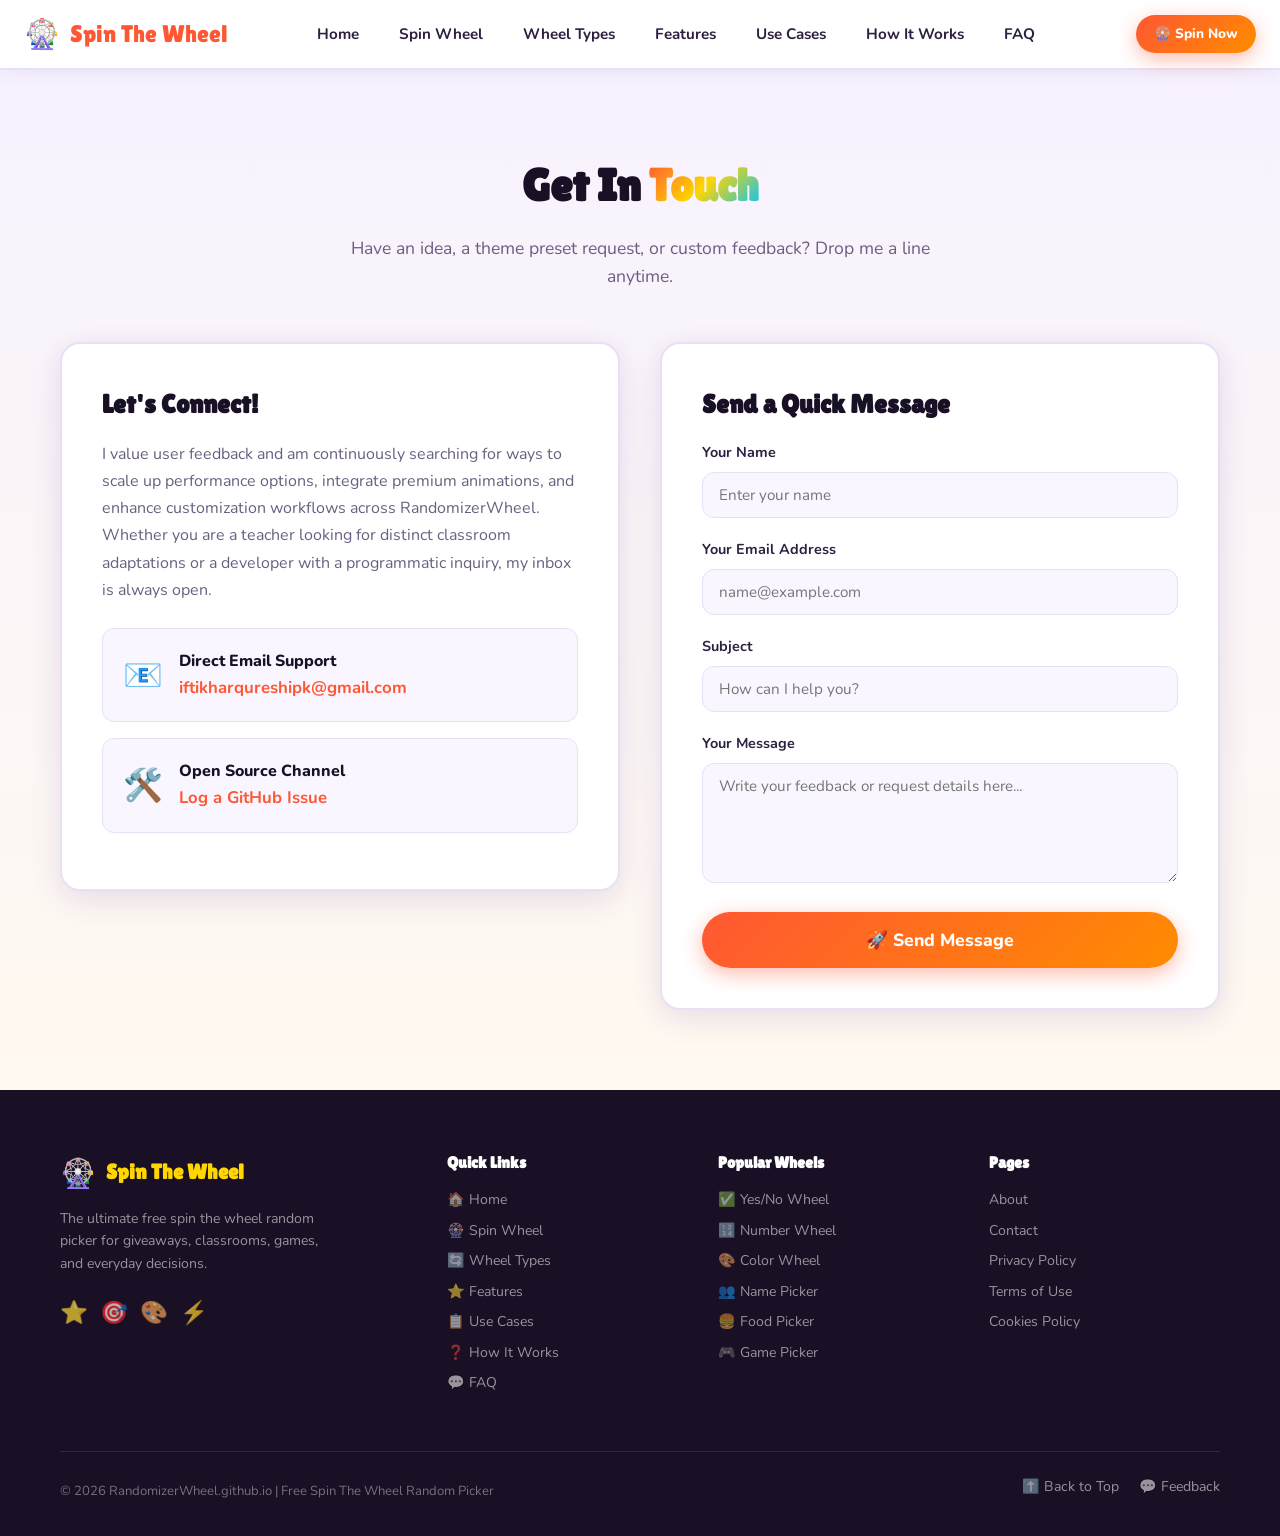
<file: contact.html>
<!DOCTYPE html>
<html lang="en">
<head>
  <meta charset="UTF-8" />
  <meta name="viewport" content="width=device-width, initial-scale=1.0" />
  <title>Contact Parker Levitte – RandomizerWheel Support</title>
  <meta name="description" content="Get in touch with Parker Levitte. Send feature requests, bug reports, or general inquiries regarding RandomizerWheel." />
  <meta name="robots" content="index, follow" />
  <link rel="canonical" href="https://randomizerwheel.github.io/contact" />
  <link rel="icon" type="image/png" sizes="32x32" href="/favicon.png">

  <!-- Fonts -->
  <link rel="preconnect" href="https://fonts.googleapis.com" />
  <link rel="preconnect" href="https://fonts.gstatic.com" crossorigin />
  <link href="https://fonts.googleapis.com/css2?family=Lilita+One&family=Nunito:wght=400;600;700;800;900&display=swap" rel="stylesheet" />

  <link rel="stylesheet" href="css/style.css" />
  
  <style>
    .contact-section {
      padding: 80px 0;
      background: linear-gradient(180deg, #f8f2ff 0%, #fff9f0 100%);
    }
    .contact-grid {
      display: grid;
      grid-template-columns: 1fr 1fr;
      gap: 40px;
      align-items: start;
    }
    .contact-info, .contact-form-card {
      background: var(--card-bg);
      border-radius: var(--radius);
      box-shadow: var(--shadow);
      padding: 40px;
      border: 2px solid var(--border);
    }
    .contact-info h2, .contact-form-card h2 {
      font-family: var(--font-head);
      color: var(--dark);
      font-size: 1.6rem;
      margin-bottom: 16px;
    }
    .contact-info p {
      color: var(--text-light);
      line-height: 1.7;
      margin-bottom: 24px;
    }
    .contact-method {
      display: flex;
      align-items: center;
      gap: 16px;
      background: #f9f6ff;
      padding: 20px;
      border-radius: var(--radius-sm);
      border: 1.5px solid var(--border);
      margin-bottom: 16px;
    }
    .contact-icon {
      font-size: 2rem;
    }
    .contact-method-text h3 {
      font-family: var(--font-body);
      font-weight: 800;
      font-size: 1rem;
      color: var(--dark);
    }
    .contact-method-text a {
      color: var(--primary);
      text-decoration: none;
      font-weight: 700;
      font-size: 1.05rem;
      transition: color 0.2s;
    }
    .contact-method-text a:hover {
      color: var(--primary-dark);
    }
    
    /* Form elements leveraging style.css design rules */
    .form-group {
      margin-bottom: 20px;
    }
    .form-label {
      display: block;
      font-weight: 700;
      margin-bottom: 8px;
      color: var(--text);
      font-size: 0.9rem;
    }
    .form-control {
      width: 100%;
      border: 1.5px solid var(--border);
      border-radius: var(--radius-sm);
      padding: 12px 16px;
      font-family: var(--font-body);
      font-size: 0.95rem;
      color: var(--text);
      background: #f9f6ff;
      transition: all 0.2s;
    }
    .form-control:focus {
      outline: none;
      border-color: var(--primary);
      background: #fff;
      box-shadow: 0 0 0 4px rgba(255,87,51,0.1);
    }
    textarea.form-control {
      resize: vertical;
      min-height: 120px;
    }
    
    @media (max-width: 900px) {
      .contact-grid {
        grid-template-columns: 1fr;
      }
    }
  </style>
</head>
<body>

  <!-- Header injected by header.js -->
  <div id="site-header"></div>

  <main>
    <section class="contact-section">
      <div class="container">
        <h1 class="section-title">Get In <span class="gradient-text">Touch</span></h1>
        <p class="section-sub">Have an idea, a theme preset request, or custom feedback? Drop me a line anytime.</p>
        
        <div class="contact-grid">
          <!-- Left Column: Contact info -->
          <div class="contact-info">
            <h2>Let's Connect!</h2>
            <p>I value user feedback and am continuously searching for ways to scale up performance options, integrate premium animations, and enhance customization workflows across RandomizerWheel. Whether you are a teacher looking for distinct classroom adaptations or a developer with a programmatic inquiry, my inbox is always open.</p>
            
            <div class="contact-method">
              <div class="contact-icon">📧</div>
              <div class="contact-method-text">
                <h3>Direct Email Support</h3>
                <a href="mailto:iftikharqureshipk@gmail.com">iftikharqureshipk@gmail.com</a>
              </div>
            </div>
            
            <div class="contact-method">
              <div class="contact-icon">🛠️</div>
              <div class="contact-method-text">
                <h3>Open Source Channel</h3>
                <a href="https://github.com/" target="_blank" rel="noopener">Log a GitHub Issue</a>
              </div>
            </div>
          </div>
          
          <!-- Right Column: Interface Contact Form -->
          <div class="contact-form-card">
            <h2>Send a Quick Message</h2>
            <form action="https://formspree.io/f/your-form-id-here" method="POST">
              <div class="form-group">
                <label class="form-label" for="userName">Your Name</label>
                <input type="text" id="userName" name="name" class="form-control" placeholder="Enter your name" required />
              </div>
              <div class="form-group">
                <label class="form-label" for="userEmail">Your Email Address</label>
                <input type="email" id="userEmail" name="email" class="form-control" placeholder="name@example.com" required />
              </div>
              <div class="form-group">
                <label class="form-label" for="messageSubject">Subject</label>
                <input type="text" id="messageSubject" name="subject" class="form-control" placeholder="How can I help you?" required />
              </div>
              <div class="form-group">
                <label class="form-label" for="userMessage">Your Message</label>
                <textarea id="userMessage" name="message" class="form-control" placeholder="Write your feedback or request details here..." required></textarea>
              </div>
              
              <button type="submit" class="btn btn-primary full-width btn-lg">🚀 Send Message</button>
            </form>
          </div>
        </div>
      </div>
    </section>
  </main>

  <!-- Footer injected by footer.js -->
  <div id="site-footer"></div>

  <!-- Scripts -->
  <script src="components/header.js"></script>
  <script src="components/footer.js"></script>
</body>
</html>
</file>
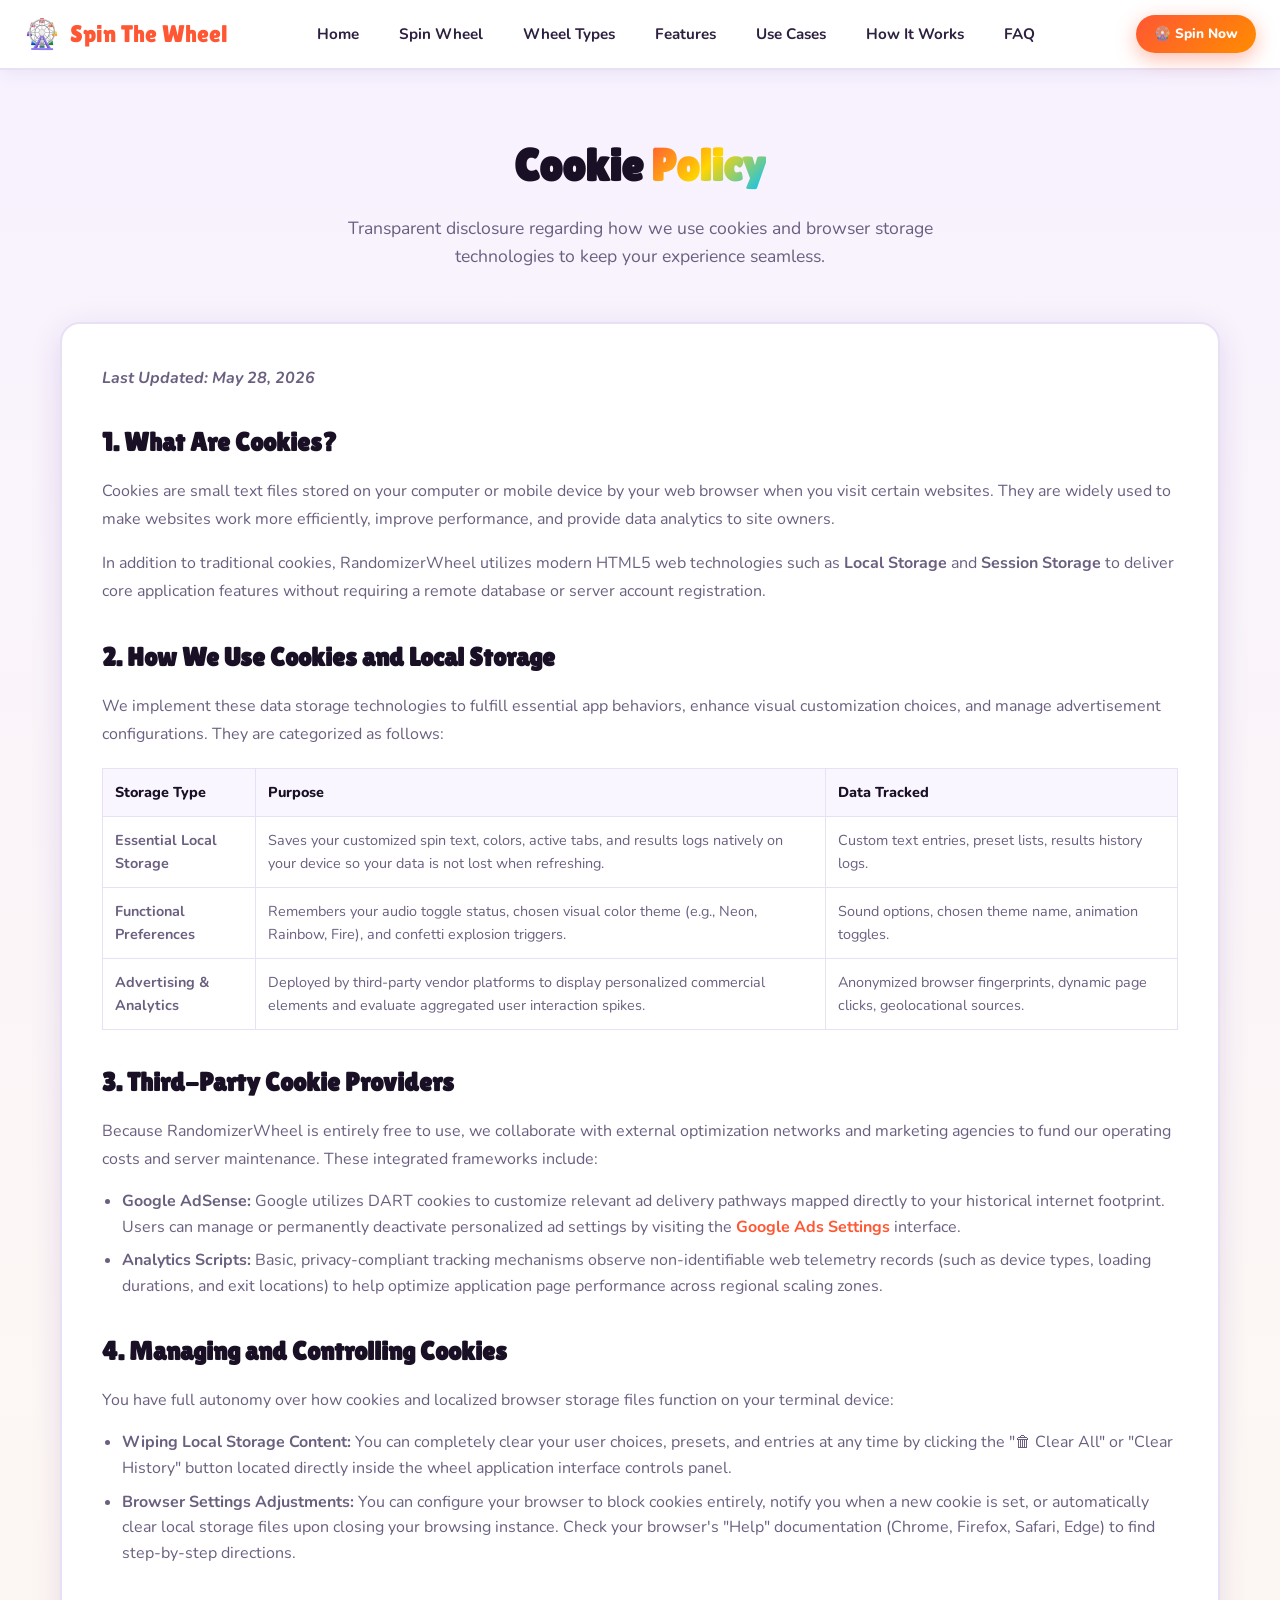
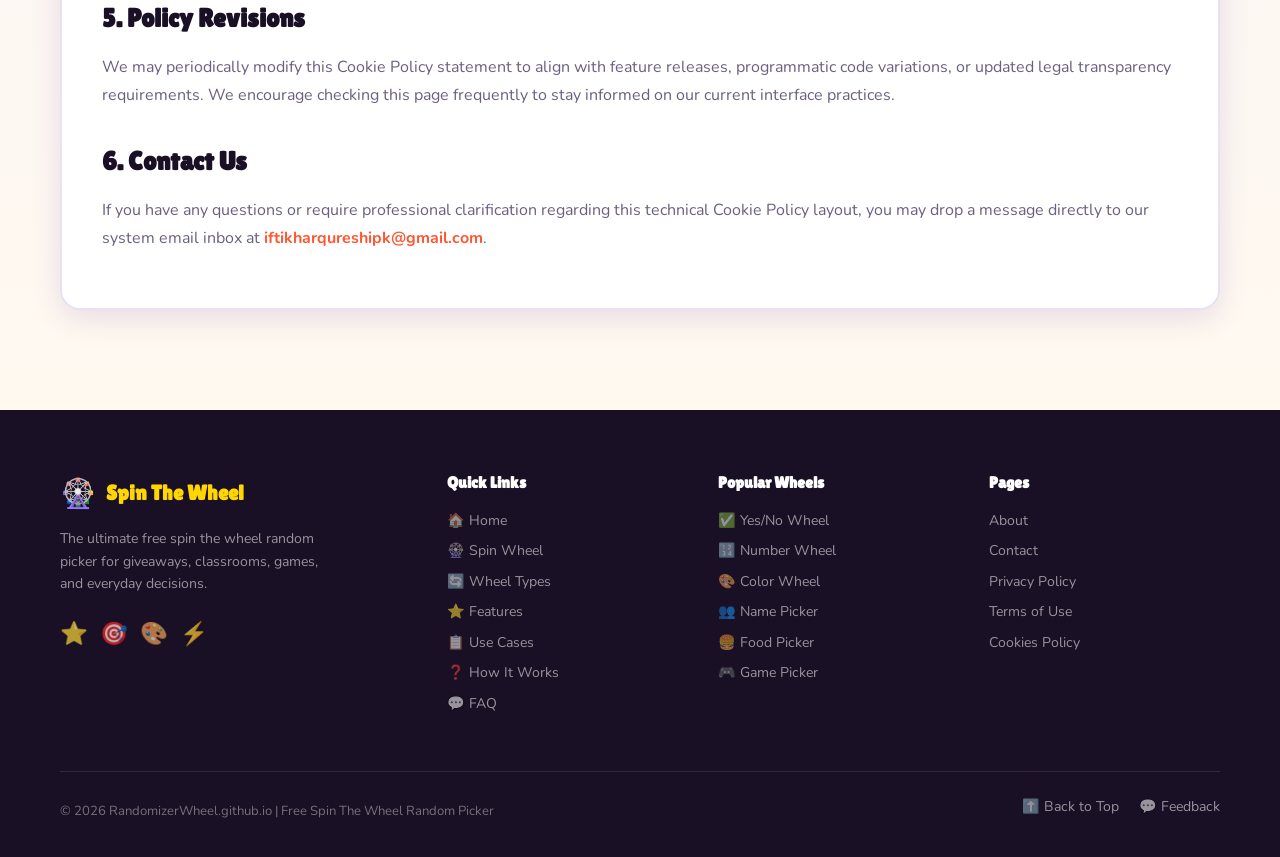
<file: cookie.html>
<!DOCTYPE html>
<html lang="en">
<head>
  <meta charset="UTF-8" />
  <meta name="viewport" content="width=device-width, initial-scale=1.0" />
  <title>Cookie Policy – RandomizerWheel</title>
  <meta name="description" content="Cookie Policy for RandomizerWheel. Learn how we use cookies, local browser storage tracking, and third-party advertising cookie configurations." />
  <meta name="robots" content="index, follow" />
  <link rel="canonical" href="https://randomizerwheel.github.io/cookie" />
  <link rel="icon" type="image/png" sizes="32x32" href="/favicon.png">

  <link rel="preconnect" href="https://fonts.googleapis.com" />
  <link rel="preconnect" href="https://fonts.gstatic.com" crossorigin />
  <link href="https://fonts.googleapis.com/css2?family=Lilita+One&family=Nunito:wght=400;600;700;800;900&display=swap" rel="stylesheet" />

  <link rel="stylesheet" href="css/style.css" />
  
  <style>
    /* Content Page Styling matching the design theme */
    .legal-content {
      padding: 60px 0 100px;
      background: linear-gradient(180deg, #f8f2ff 0%, #fff9f0 100%);
    }
    .legal-card {
      background: var(--card-bg);
      border-radius: var(--radius);
      box-shadow: var(--shadow);
      padding: 40px;
      border: 2px solid var(--border);
    }
    .legal-card h2 {
      font-family: var(--font-head);
      color: var(--dark);
      font-size: 1.6rem;
      margin: 32px 0 14px;
    }
    .legal-card h2:first-of-type {
      margin-top: 0;
    }
    .legal-card p {
      color: var(--text-light);
      margin-bottom: 16px;
      line-height: 1.75;
    }
    .legal-card ul {
      margin-bottom: 20px;
      padding-left: 20px;
    }
    .legal-card li {
      color: var(--text-light);
      margin-bottom: 8px;
    }
    .last-updated {
      font-style: italic;
      color: var(--primary);
      font-weight: 700;
      margin-bottom: 30px !important;
    }
    .cookie-table {
      width: 100%;
      border-collapse: collapse;
      margin: 20px 0;
      font-size: 0.9rem;
    }
    .cookie-table th, .cookie-table td {
      border: 1px solid var(--border);
      padding: 12px;
      text-align: left;
    }
    .cookie-table th {
      background-color: #f9f6ff;
      color: var(--dark);
      font-weight: 800;
    }
    .cookie-table td {
      color: var(--text-light);
    }
  </style>
</head>
<body>

  <div id="site-header"></div>

  <main>
    <section class="legal-content">
      <div class="container">
        <h1 class="section-title">Cookie <span class="gradient-text">Policy</span></h1>
        <p class="section-sub">Transparent disclosure regarding how we use cookies and browser storage technologies to keep your experience seamless.</p>
        
        <div class="legal-card">
          <p class="last-updated">Last Updated: May 28, 2026</p>

          <h2>1. What Are Cookies?</h2>
          <p>Cookies are small text files stored on your computer or mobile device by your web browser when you visit certain websites. They are widely used to make websites work more efficiently, improve performance, and provide data analytics to site owners.</p>
          <p>In addition to traditional cookies, RandomizerWheel utilizes modern HTML5 web technologies such as <strong>Local Storage</strong> and <strong>Session Storage</strong> to deliver core application features without requiring a remote database or server account registration.</p>

          <h2>2. How We Use Cookies and Local Storage</h2>
          <p>We implement these data storage technologies to fulfill essential app behaviors, enhance visual customization choices, and manage advertisement configurations. They are categorized as follows:</p>
          
          <table class="cookie-table">
            <thead>
              <tr>
                <th>Storage Type</th>
                <th>Purpose</th>
                <th>Data Tracked</th>
              </tr>
            </thead>
            <tbody>
              <tr>
                <td><strong>Essential Local Storage</strong></td>
                <td>Saves your customized spin text, colors, active tabs, and results logs natively on your device so your data is not lost when refreshing.</td>
                <td>Custom text entries, preset lists, results history logs.</td>
              </tr>
              <tr>
                <td><strong>Functional Preferences</strong></td>
                <td>Remembers your audio toggle status, chosen visual color theme (e.g., Neon, Rainbow, Fire), and confetti explosion triggers.</td>
                <td>Sound options, chosen theme name, animation toggles.</td>
              </tr>
              <tr>
                <td><strong>Advertising & Analytics</strong></td>
                <td>Deployed by third-party vendor platforms to display personalized commercial elements and evaluate aggregated user interaction spikes.</td>
                <td>Anonymized browser fingerprints, dynamic page clicks, geolocational sources.</td>
              </tr>
            </tbody>
          </table>

          <h2>3. Third-Party Cookie Providers</h2>
          <p>Because RandomizerWheel is entirely free to use, we collaborate with external optimization networks and marketing agencies to fund our operating costs and server maintenance. These integrated frameworks include:</p>
          <ul>
            <li><strong>Google AdSense:</strong> Google utilizes DART cookies to customize relevant ad delivery pathways mapped directly to your historical internet footprint. Users can manage or permanently deactivate personalized ad settings by visiting the <a href="https://adssettings.google.com/" target="_blank" rel="noopener" style="color: var(--primary); text-decoration: none; font-weight: 700;">Google Ads Settings</a> interface.</li>
            <li><strong>Analytics Scripts:</strong> Basic, privacy-compliant tracking mechanisms observe non-identifiable web telemetry records (such as device types, loading durations, and exit locations) to help optimize application page performance across regional scaling zones.</li>
          </ul>

          <h2>4. Managing and Controlling Cookies</h2>
          <p>You have full autonomy over how cookies and localized browser storage files function on your terminal device:</p>
          <ul>
            <li><strong>Wiping Local Storage Content:</strong> You can completely clear your user choices, presets, and entries at any time by clicking the "🗑 Clear All" or "Clear History" button located directly inside the wheel application interface controls panel.</li>
            <li><strong>Browser Settings Adjustments:</strong> You can configure your browser to block cookies entirely, notify you when a new cookie is set, or automatically clear local storage files upon closing your browsing instance. Check your browser's "Help" documentation (Chrome, Firefox, Safari, Edge) to find step-by-step directions.</li>
          </ul>

          <h2>5. Policy Revisions</h2>
          <p>We may periodically modify this Cookie Policy statement to align with feature releases, programmatic code variations, or updated legal transparency requirements. We encourage checking this page frequently to stay informed on our current interface practices.</p>

          <h2>6. Contact Us</h2>
          <p>If you have any questions or require professional clarification regarding this technical Cookie Policy layout, you may drop a message directly to our system email inbox at <a href="mailto:iftikharqureshipk@gmail.com" style="color: var(--primary); text-decoration: none; font-weight: 700;">iftikharqureshipk@gmail.com</a>.</p>
        </div>
      </div>
    </section>
  </main>

  <div id="site-footer"></div>

  <script src="components/header.js"></script>
  <script src="components/footer.js"></script>
</body>
</html>
</file>
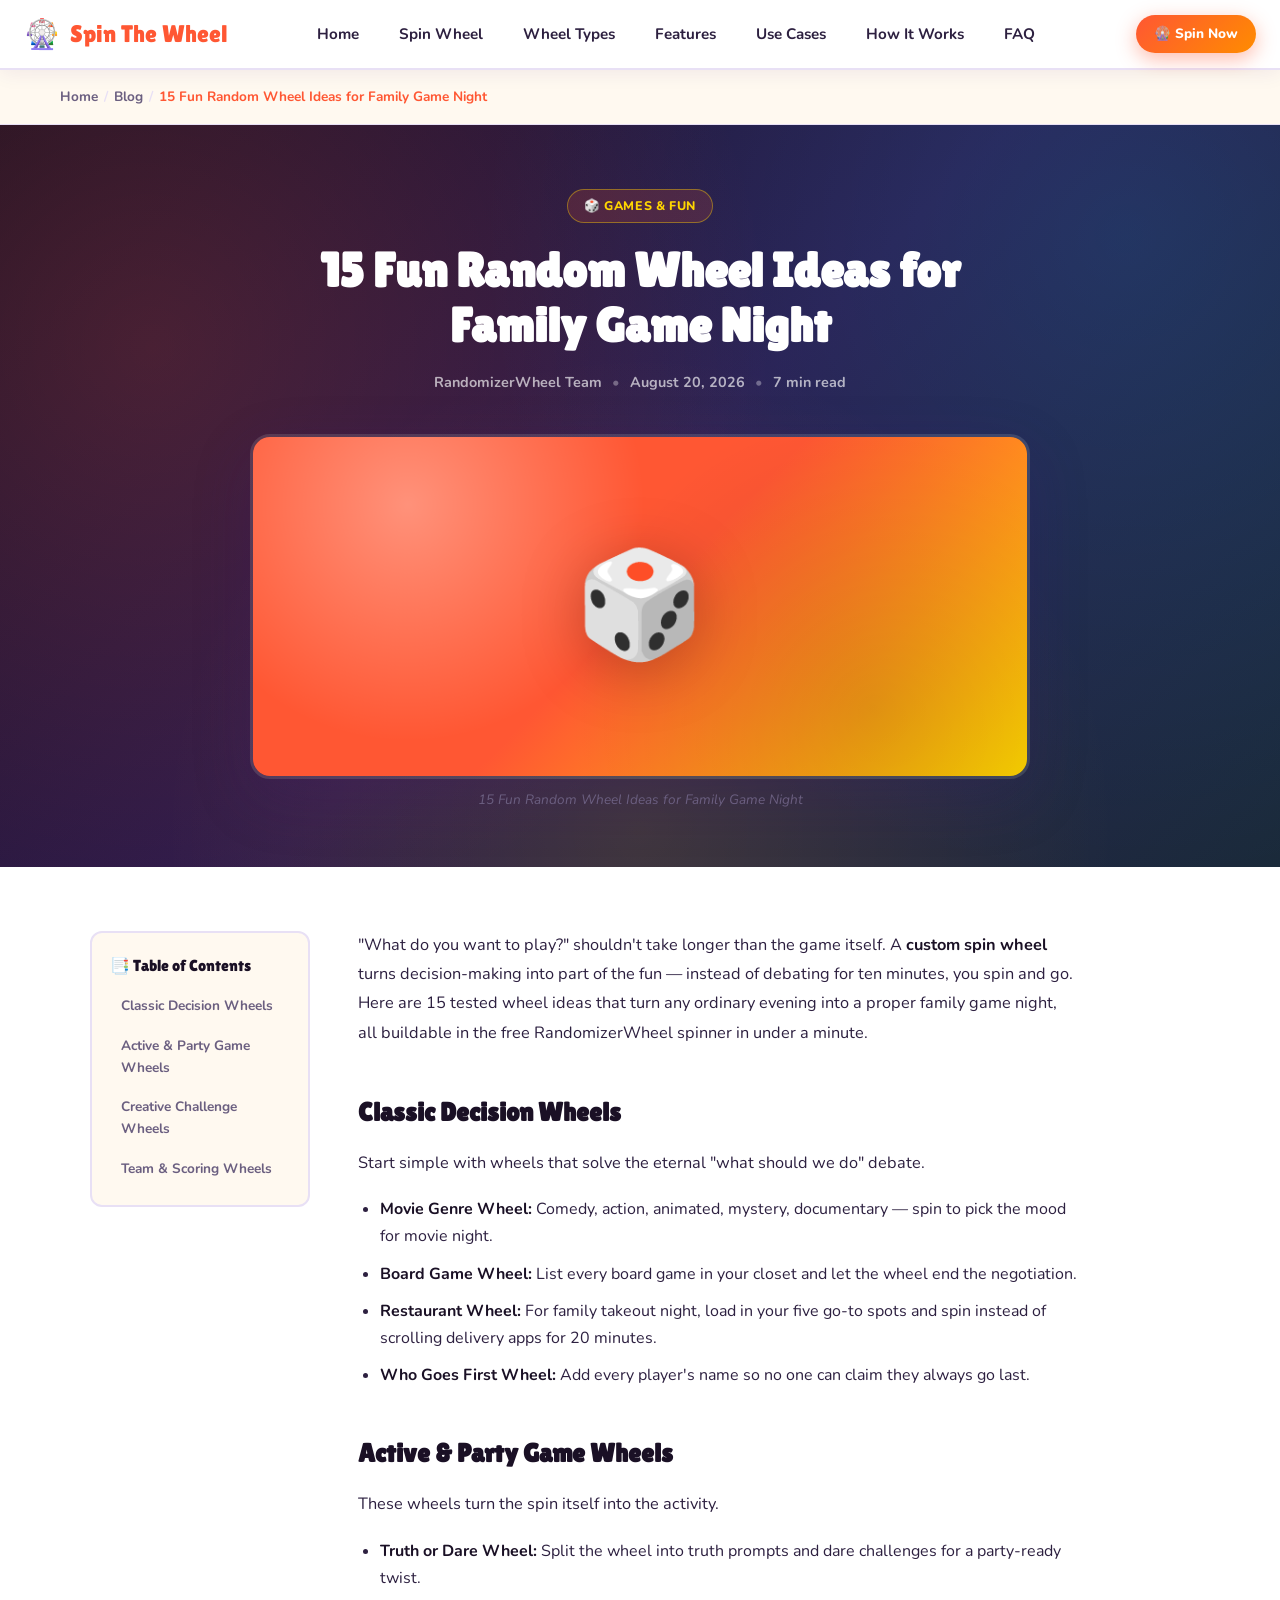
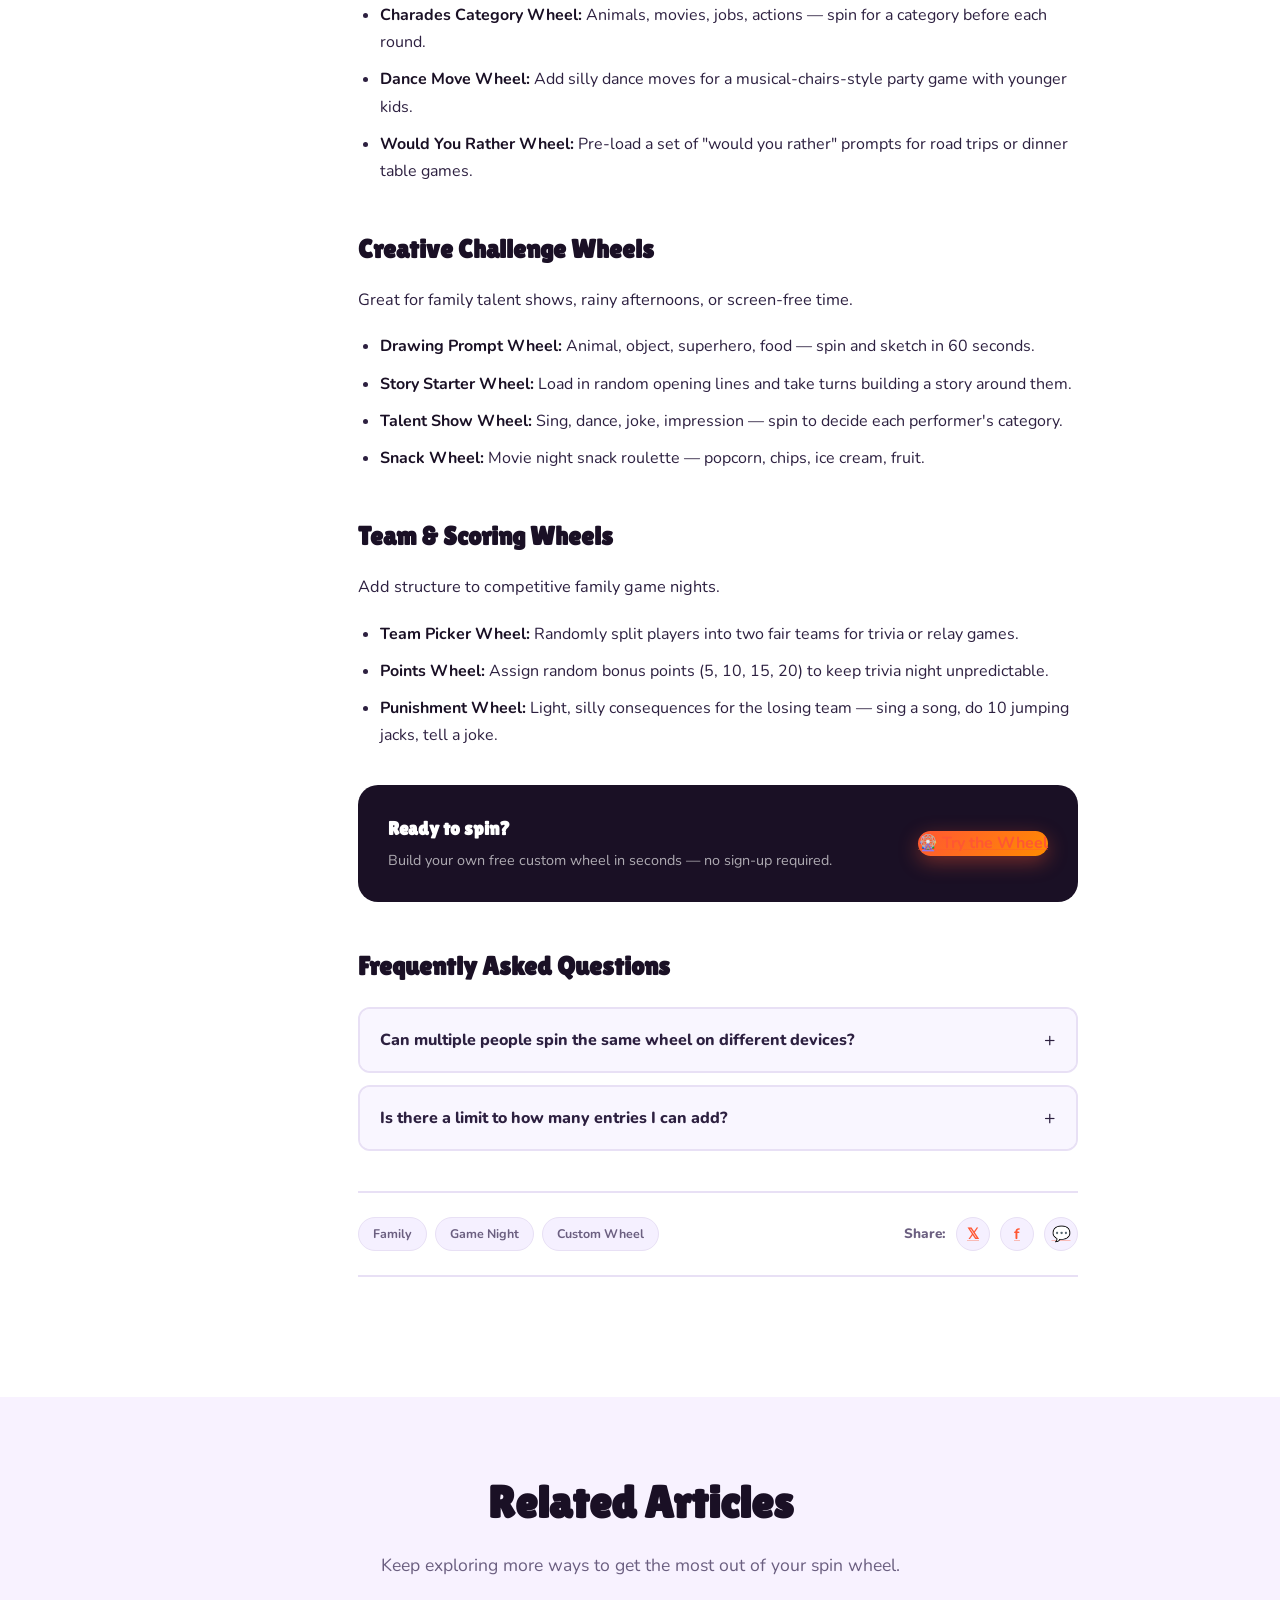
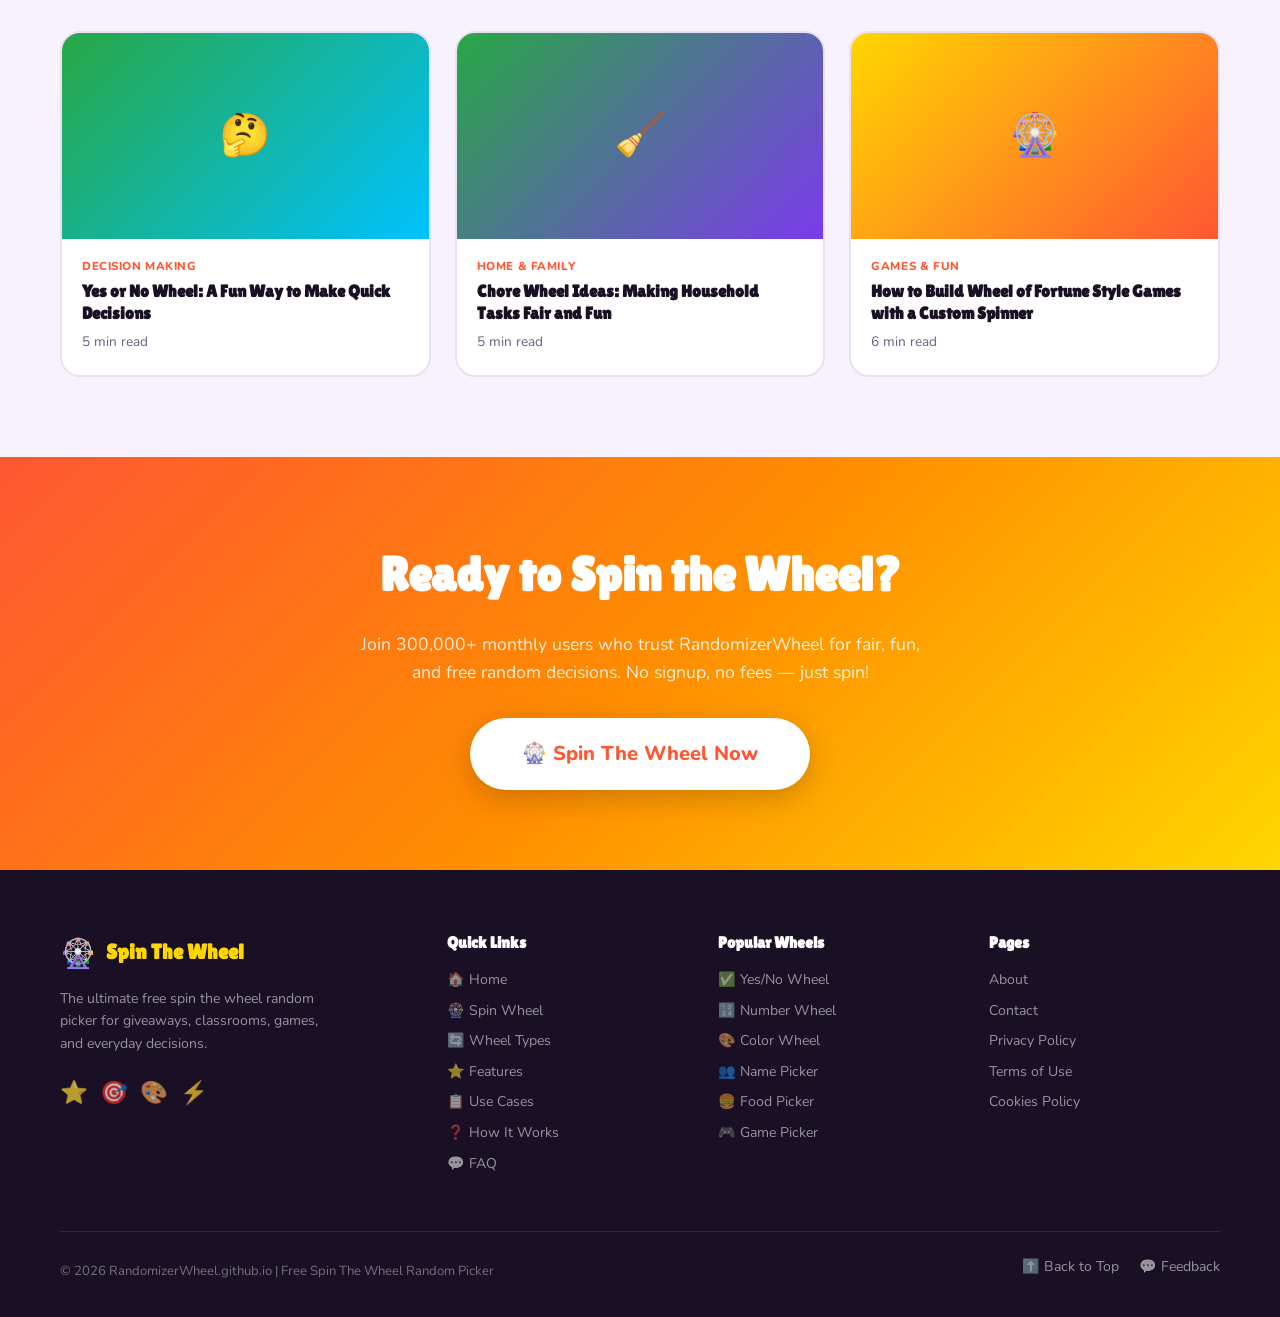
<file: family-game-night-wheel-ideas.html>
<!DOCTYPE html>
<html lang="en">
<head>
  <!-- Google tag (gtag.js) -->
<script async src="https://www.googletagmanager.com/gtag/js?id=G-VZ1WWECNV9"></script>
<script>
  window.dataLayer = window.dataLayer || [];
  function gtag(){dataLayer.push(arguments);}
  gtag('js', new Date());
  gtag('config', 'G-VZ1WWECNV9');
</script>
  <meta charset="UTF-8" />
  <meta name="viewport" content="width=device-width, initial-scale=1.0" />
  <title>15 Random Wheel Ideas for Family Game Night | RandomizerWheel</title>
  <meta name="description" content="Spice up family game night with these 15 custom spin wheel ideas — from movie picks to dare challenges. Free random wheel spinner, no downloads needed." />
  <meta name="keywords" content="family game night wheel, spin the wheel game ideas, random wheel spinner family, game night spinner, fun wheel ideas" />
  <meta name="robots" content="index, follow" />
  <link rel="canonical" href="https://randomizerwheel.github.io/family-game-night-wheel-ideas" />
  <link rel="icon" type="image/png" sizes="32x32" href="/favicon.png">

  <!-- Open Graph -->
  <meta property="og:title" content="15 Fun Random Wheel Ideas for Family Game Night" />
  <meta property="og:description" content="Spice up family game night with these 15 custom spin wheel ideas — from movie picks to dare challenges. Free random wheel spinner, no downloads needed." />
  <meta property="og:url" content="https://randomizerwheel.github.io/family-game-night-wheel-ideas" />
  <meta property="og:type" content="article" />

  <!-- Schema Markup -->
  <script type="application/ld+json">
  {
    "@context": "https://schema.org",
    "@type": "Article",
    "headline": "15 Fun Random Wheel Ideas for Family Game Night",
    "description": "Spice up family game night with these 15 custom spin wheel ideas — from movie picks to dare challenges. Free random wheel spinner, no downloads needed.",
    "author": { "@type": "Organization", "name": "RandomizerWheel" },
    "publisher": { "@type": "Organization", "name": "RandomizerWheel" },
    "datePublished": "2026-08-20",
    "mainEntityOfPage": "https://randomizerwheel.github.io/family-game-night-wheel-ideas"
  }
  </script>

  <link rel="preconnect" href="https://fonts.googleapis.com" />
  <link rel="preconnect" href="https://fonts.gstatic.com" crossorigin />
  <link href="https://fonts.googleapis.com/css2?family=Lilita+One&family=Nunito:wght@400;600;700;800;900&display=swap" rel="stylesheet" />

  <link rel="stylesheet" href="css/style.css" />
  <link rel="stylesheet" href="css/blog.css" />
</head>
<body>

  <!-- Header injected by header.js -->
  <div id="site-header"></div>

  <main>
    <!-- BREADCRUMB -->
    <div class="breadcrumb-bar">
      <div class="container breadcrumb">
        <a href="index">Home</a>
        <span class="sep">/</span>
        <a href="/blog">Blog</a>
        <span class="sep">/</span>
        <span class="current">15 Fun Random Wheel Ideas for Family Game Night</span>
      </div>
    </div>

    <!-- ARTICLE HERO -->
    <section class="article-hero">
      <div class="article-hero-bg"></div>
      <div class="container article-hero-inner">
        <span class="article-category">🎲 Games & Fun</span>
        <h1 class="article-title">15 Fun Random Wheel Ideas for Family Game Night</h1>
        <div class="article-meta-row">
          <span>RandomizerWheel Team</span>
          <span class="dot">•</span>
          <span>August 20, 2026</span>
          <span class="dot">•</span>
          <span>7 min read</span>
        </div>

        <!-- FEATURED IMAGE -->
        <figure class="featured-image">
          <div class="featured-image-inner" style="--fi-c1:#ff5733;--fi-c2:#ff5733;--fi-c3:#ffd600;">
            <span class="featured-image-emoji">🎲</span>
          </div>
        </figure>
        <p class="featured-image-caption">15 Fun Random Wheel Ideas for Family Game Night</p>
      </div>
    </section>

    <!-- ARTICLE BODY -->
    <section class="article-section">
      <div class="container">
        <div class="article-layout">
          <!-- TOC -->
          <aside class="toc-box">
            <div class="toc-title">📑 Table of Contents</div>
            <ul class="toc-list">
          <li><a href="#classic-picks">Classic Decision Wheels</a></li>
          <li><a href="#active-games">Active &amp; Party Game Wheels</a></li>
          <li><a href="#creative-challenges">Creative Challenge Wheels</a></li>
          <li><a href="#team-and-scoring">Team &amp; Scoring Wheels</a></li>
            </ul>
          </aside>

          <!-- BODY -->
          <article class="article-body">
            <p>"What do you want to play?" shouldn't take longer than the game itself. A <strong>custom spin wheel</strong> turns decision-making into part of the fun — instead of debating for ten minutes, you spin and go. Here are 15 tested wheel ideas that turn any ordinary evening into a proper family game night, all buildable in the free RandomizerWheel spinner in under a minute.</p>

        <h2 id="classic-picks">Classic Decision Wheels</h2>
        <p>Start simple with wheels that solve the eternal "what should we do" debate.</p>
        <ul>
          <li><strong>Movie Genre Wheel:</strong> Comedy, action, animated, mystery, documentary — spin to pick the mood for movie night.</li>
          <li><strong>Board Game Wheel:</strong> List every board game in your closet and let the wheel end the negotiation.</li>
          <li><strong>Restaurant Wheel:</strong> For family takeout night, load in your five go-to spots and spin instead of scrolling delivery apps for 20 minutes.</li>
          <li><strong>Who Goes First Wheel:</strong> Add every player's name so no one can claim they always go last.</li>
        </ul>
        <h2 id="active-games">Active & Party Game Wheels</h2>
        <p>These wheels turn the spin itself into the activity.</p>
        <ul>
          <li><strong>Truth or Dare Wheel:</strong> Split the wheel into truth prompts and dare challenges for a party-ready twist.</li>
          <li><strong>Charades Category Wheel:</strong> Animals, movies, jobs, actions — spin for a category before each round.</li>
          <li><strong>Dance Move Wheel:</strong> Add silly dance moves for a musical-chairs-style party game with younger kids.</li>
          <li><strong>Would You Rather Wheel:</strong> Pre-load a set of "would you rather" prompts for road trips or dinner table games.</li>
        </ul>
        <h2 id="creative-challenges">Creative Challenge Wheels</h2>
        <p>Great for family talent shows, rainy afternoons, or screen-free time.</p>
        <ul>
          <li><strong>Drawing Prompt Wheel:</strong> Animal, object, superhero, food — spin and sketch in 60 seconds.</li>
          <li><strong>Story Starter Wheel:</strong> Load in random opening lines and take turns building a story around them.</li>
          <li><strong>Talent Show Wheel:</strong> Sing, dance, joke, impression — spin to decide each performer's category.</li>
          <li><strong>Snack Wheel:</strong> Movie night snack roulette — popcorn, chips, ice cream, fruit.</li>
        </ul>
        <h2 id="team-and-scoring">Team & Scoring Wheels</h2>
        <p>Add structure to competitive family game nights.</p>
        <ul>
          <li><strong>Team Picker Wheel:</strong> Randomly split players into two fair teams for trivia or relay games.</li>
          <li><strong>Points Wheel:</strong> Assign random bonus points (5, 10, 15, 20) to keep trivia night unpredictable.</li>
          <li><strong>Punishment Wheel:</strong> Light, silly consequences for the losing team — sing a song, do 10 jumping jacks, tell a joke.</li>
        </ul>

            <div class="inline-cta">
              <div>
                <h3>Ready to spin?</h3>
                <p>Build your own free custom wheel in seconds — no sign-up required.</p>
              </div>
              <a href="index#wheel-app" class="btn btn-primary">🎡 Try the Wheel</a>
            </div>

            <h2>Frequently Asked Questions</h2>
            <div class="article-faq">
          <div class="faq-item">
            <button class="faq-q">Can multiple people spin the same wheel on different devices? <span class="faq-icon">+</span></button>
            <div class="faq-a"><p>Yes — use the Copy Link button to share your custom wheel URL, and anyone with the link can spin the exact same wheel from their own phone or tablet.</p></div>
          </div>
          <div class="faq-item">
            <button class="faq-q">Is there a limit to how many entries I can add? <span class="faq-icon">+</span></button>
            <div class="faq-a"><p>No, you can add unlimited entries to any wheel. For very long lists, the wheel automatically shrinks the text so every entry stays readable.</p></div>
          </div>
            </div>

            <div class="article-footer-row">
              <div class="article-tags">
            <span class="article-tag">Family</span>
            <span class="article-tag">Game Night</span>
            <span class="article-tag">Custom Wheel</span>
              </div>
              <div class="share-row">
                <span>Share:</span>
                <a class="share-btn" href="https://twitter.com/intent/tweet?url=https://randomizerwheel.github.io/family-game-night-wheel-ideas&text=15%20Fun%20Random%20Wheel%20Ideas%20for%20Family%20Game%20Night" target="_blank" rel="noopener">𝕏</a>
                <a class="share-btn" href="https://www.facebook.com/sharer/sharer.php?u=https://randomizerwheel.github.io/family-game-night-wheel-ideas" target="_blank" rel="noopener">f</a>
                <a class="share-btn" href="https://api.whatsapp.com/send?text=15%20Fun%20Random%20Wheel%20Ideas%20for%20Family%20Game%20Night%20https://randomizerwheel.github.io/family-game-night-wheel-ideas" target="_blank" rel="noopener">💬</a>
              </div>
            </div>
          </article>
        </div>
      </div>
    </section>

    <!-- RELATED POSTS -->
    <section class="related-section">
      <div class="container">
        <h2 class="section-title">Related Articles</h2>
        <p class="section-sub">Keep exploring more ways to get the most out of your spin wheel.</p>
        <div class="related-grid">
          <a class="related-card" href="yes-no-wheel-decisions">
            <div class="related-thumb" style="--rc1:#28a745;--rc2:#00c2ff;">🤔</div>
            <div class="related-body">
              <span class="related-cat">Decision Making</span>
              <h3>Yes or No Wheel: A Fun Way to Make Quick Decisions</h3>
              <p>5 min read</p>
            </div>
          </a>
          <a class="related-card" href="chore-wheel-ideas-family">
            <div class="related-thumb" style="--rc1:#28a745;--rc2:#7c3aed;">🧹</div>
            <div class="related-body">
              <span class="related-cat">Home & Family</span>
              <h3>Chore Wheel Ideas: Making Household Tasks Fair and Fun</h3>
              <p>5 min read</p>
            </div>
          </a>
          <a class="related-card" href="wheel-of-fortune-style-games">
            <div class="related-thumb" style="--rc1:#ffd600;--rc2:#ff5733;">🎡</div>
            <div class="related-body">
              <span class="related-cat">Games & Fun</span>
              <h3>How to Build Wheel of Fortune Style Games with a Custom Spinner</h3>
              <p>6 min read</p>
            </div>
          </a>
        </div>
      </div>
    </section>

    <!-- CTA SECTION -->
    <section class="cta-section">
      <div class="container">
        <div class="cta-inner">
          <h2>Ready to Spin the Wheel?</h2>
          <p>Join 300,000+ monthly users who trust RandomizerWheel for fair, fun, and free random decisions. No signup, no fees — just spin!</p>
          <a href="index#wheel-app" class="btn btn-primary btn-xl pulse-btn">🎡 Spin The Wheel Now</a>
        </div>
      </div>
    </section>
  </main>

  <!-- Footer injected by footer.js -->
  <div id="site-footer"></div>

  <!-- Scripts -->
  <script src="components/header.js"></script>
  <script src="components/footer.js"></script>
  <script>
    // FAQ accordion (mirrors homepage behavior)
    document.querySelectorAll('.faq-q').forEach(function(btn) {
      btn.addEventListener('click', function() {
        var answer = btn.nextElementSibling;
        var isOpen = answer.classList.contains('open');
        btn.classList.toggle('active', !isOpen);
        answer.classList.toggle('open', !isOpen);
      });
    });
  </script>
</body>
</html>
</file>
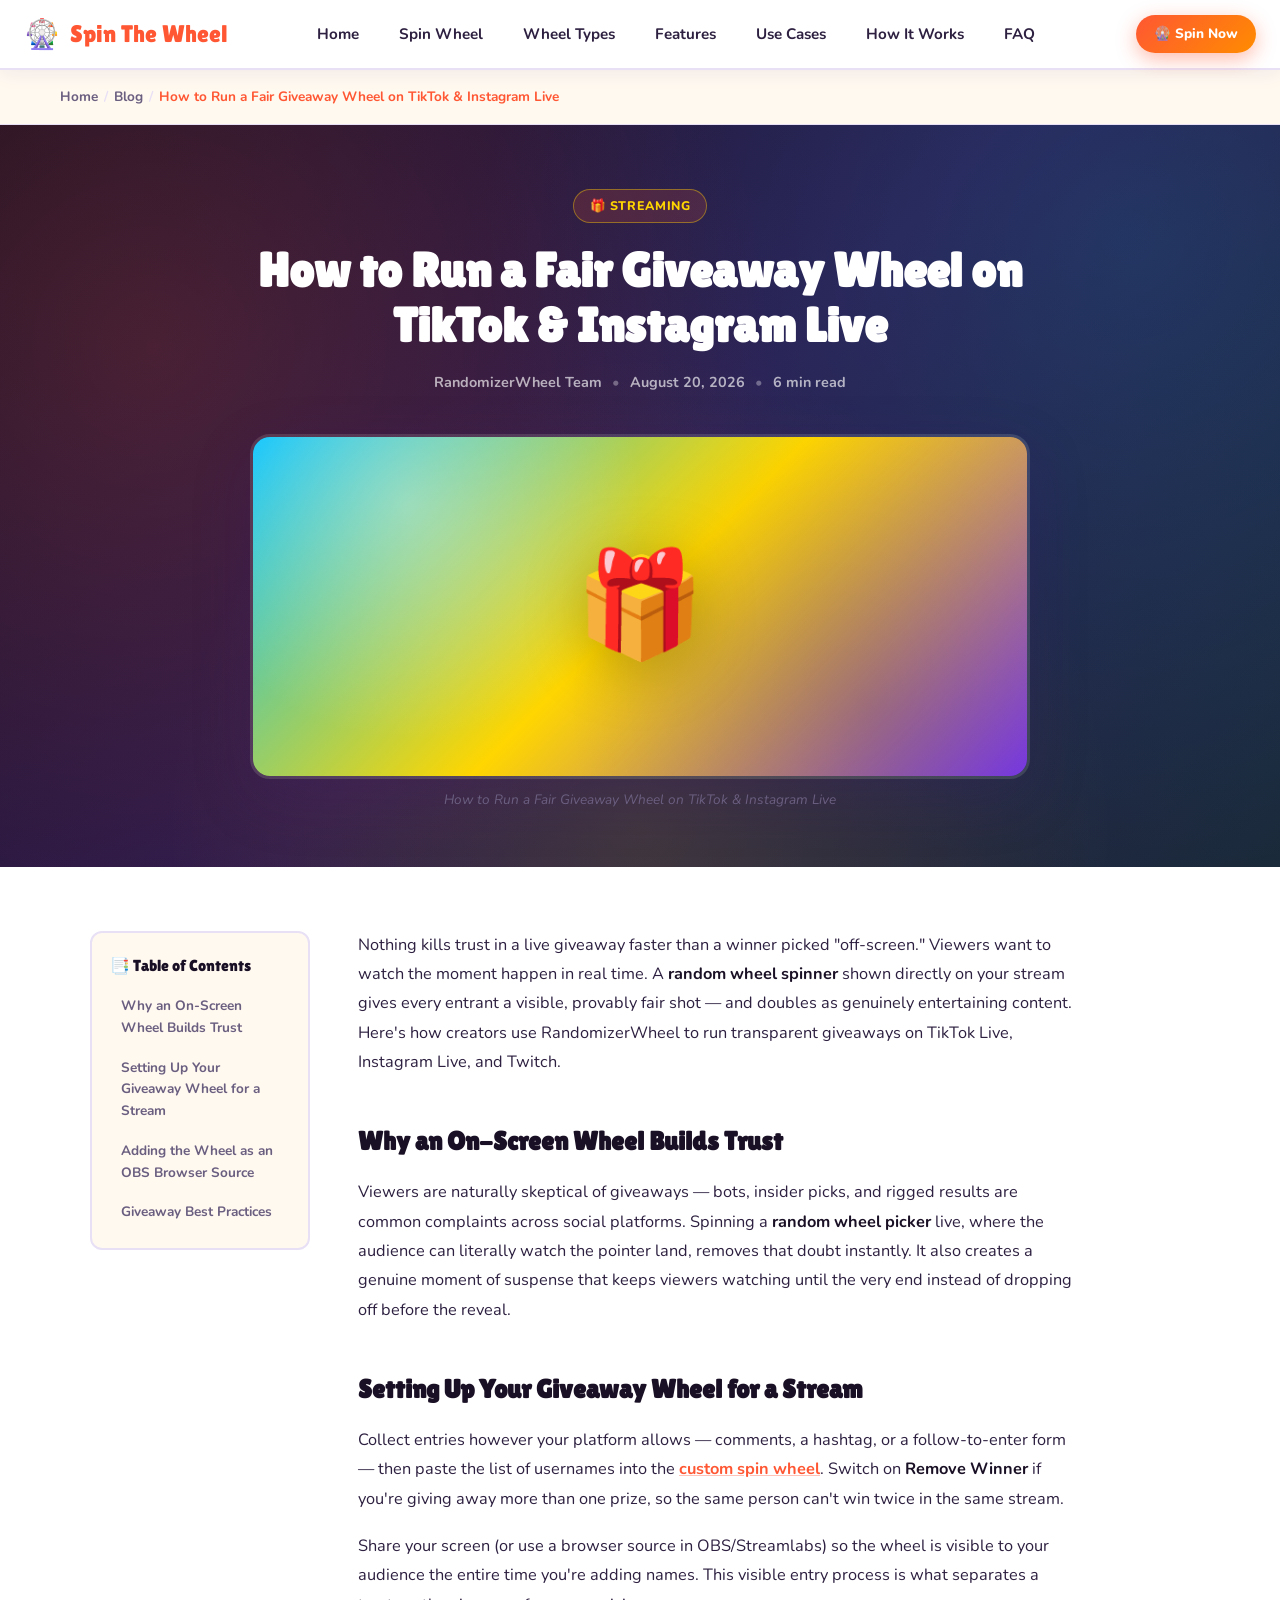
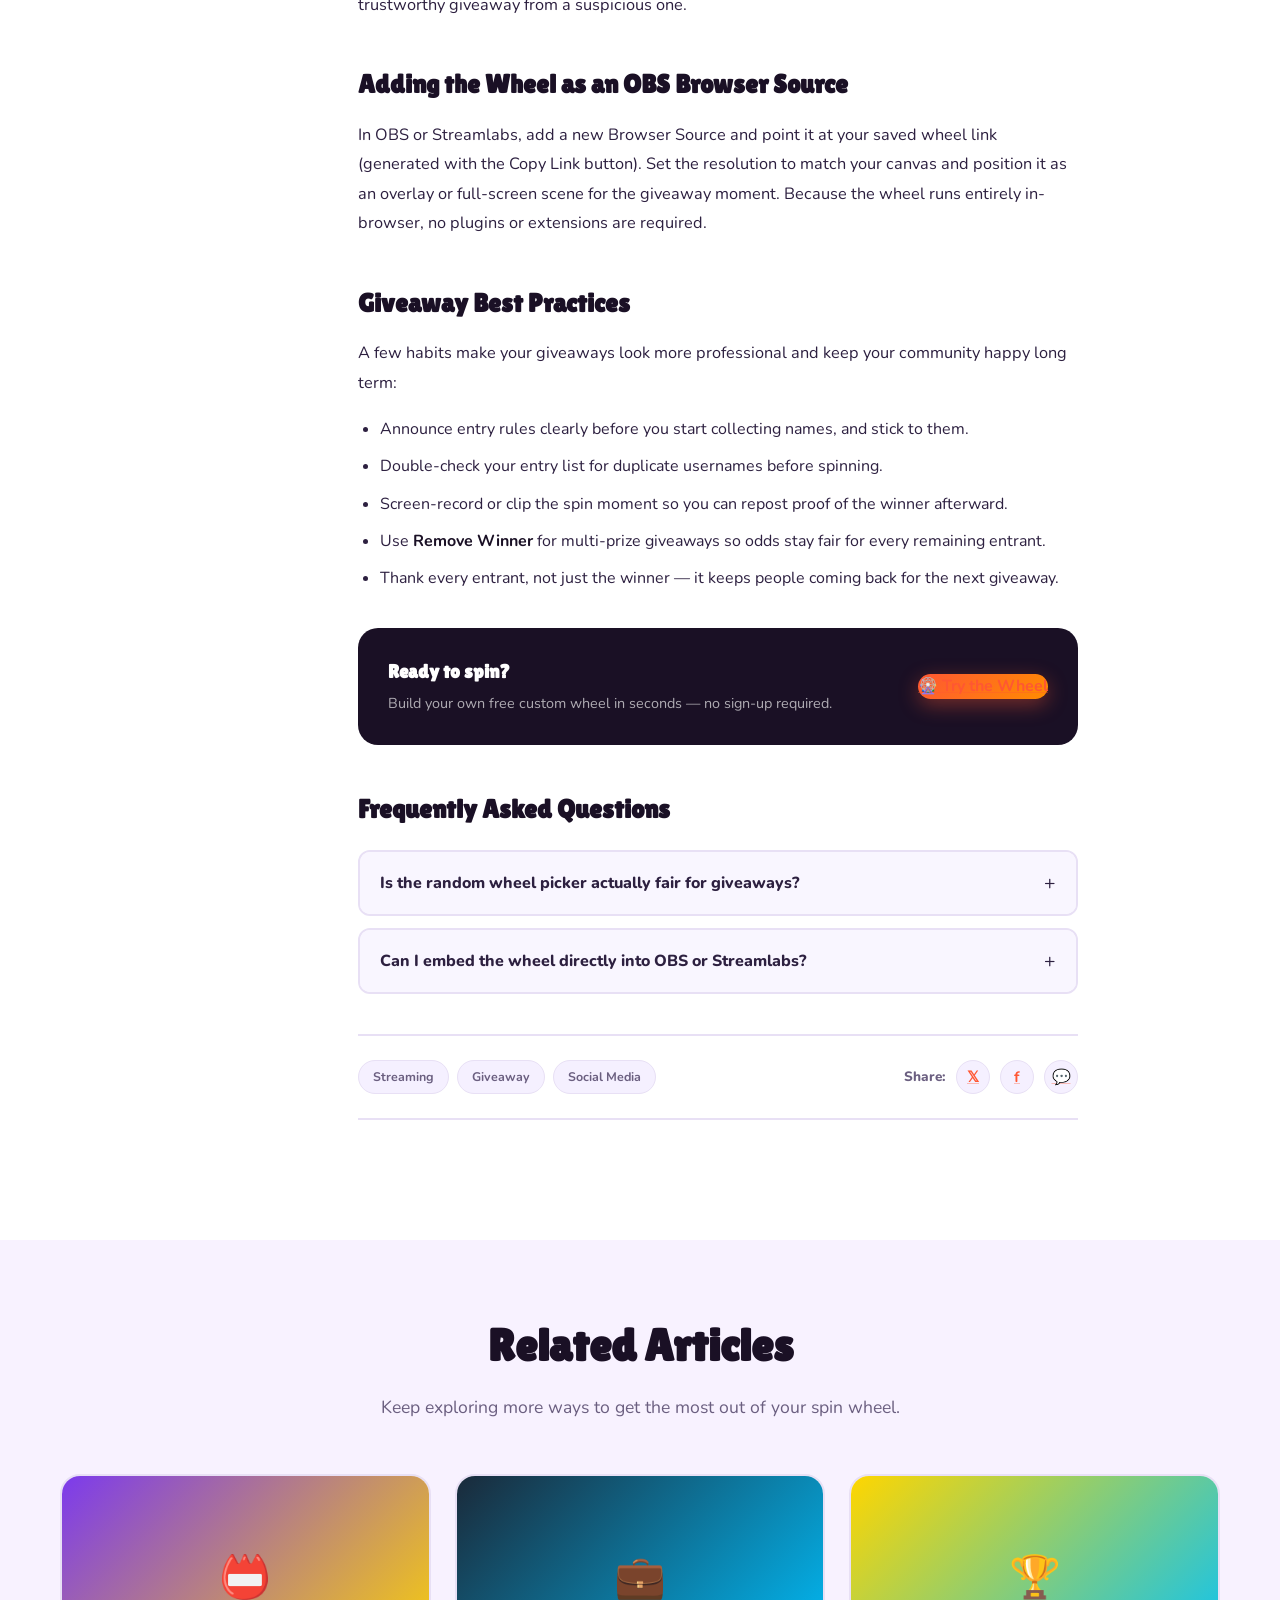
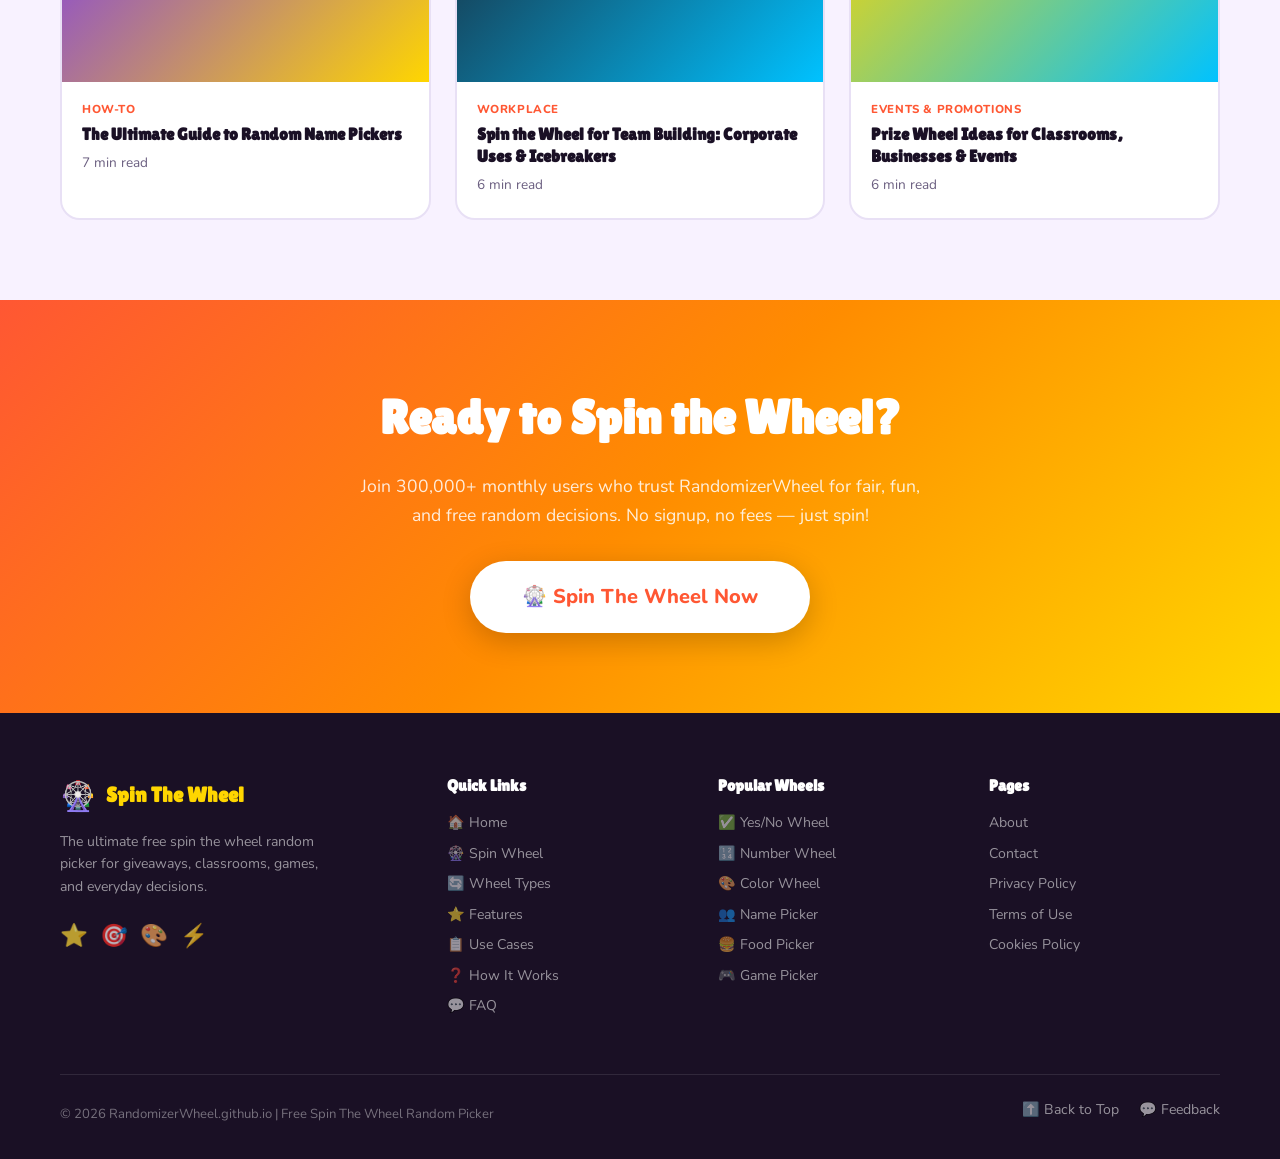
<file: giveaway-wheel-live-streaming.html>
<!DOCTYPE html>
<html lang="en">
<head>
  <!-- Google tag (gtag.js) -->
<script async src="https://www.googletagmanager.com/gtag/js?id=G-VZ1WWECNV9"></script>
<script>
  window.dataLayer = window.dataLayer || [];
  function gtag(){dataLayer.push(arguments);}
  gtag('js', new Date());
  gtag('config', 'G-VZ1WWECNV9');
</script>
  <meta charset="UTF-8" />
  <meta name="viewport" content="width=device-width, initial-scale=1.0" />
  <title>Giveaway Wheel for TikTok &amp; Instagram Live | RandomizerWheel</title>
  <meta name="description" content="Run transparent, on-screen giveaways with a free random wheel spinner. Step-by-step guide for streamers picking winners fairly on TikTok, Instagram, and Twitch." />
  <meta name="keywords" content="giveaway wheel spinner, tiktok live giveaway picker, streamer wheel, random winner picker, live giveaway wheel" />
  <meta name="robots" content="index, follow" />
  <link rel="canonical" href="https://randomizerwheel.github.io/giveaway-wheel-live-streaming" />
  <link rel="icon" type="image/png" sizes="32x32" href="/favicon.png">

  <!-- Open Graph -->
  <meta property="og:title" content="How to Run a Fair Giveaway Wheel on TikTok &amp; Instagram Live" />
  <meta property="og:description" content="Run transparent, on-screen giveaways with a free random wheel spinner. Step-by-step guide for streamers picking winners fairly on TikTok, Instagram, and Twitch." />
  <meta property="og:url" content="https://randomizerwheel.github.io/giveaway-wheel-live-streaming" />
  <meta property="og:type" content="article" />

  <!-- Schema Markup -->
  <script type="application/ld+json">
  {
    "@context": "https://schema.org",
    "@type": "Article",
    "headline": "How to Run a Fair Giveaway Wheel on TikTok & Instagram Live",
    "description": "Run transparent, on-screen giveaways with a free random wheel spinner. Step-by-step guide for streamers picking winners fairly on TikTok, Instagram, and Twitch.",
    "author": { "@type": "Organization", "name": "RandomizerWheel" },
    "publisher": { "@type": "Organization", "name": "RandomizerWheel" },
    "datePublished": "2026-07-21",
    "mainEntityOfPage": "https://randomizerwheel.github.io/giveaway-wheel-live-streaming"
  }
  </script>

  <link rel="preconnect" href="https://fonts.googleapis.com" />
  <link rel="preconnect" href="https://fonts.gstatic.com" crossorigin />
  <link href="https://fonts.googleapis.com/css2?family=Lilita+One&family=Nunito:wght@400;600;700;800;900&display=swap" rel="stylesheet" />

  <link rel="stylesheet" href="css/style.css" />
  <link rel="stylesheet" href="css/blog.css" />
</head>
<body>

  <!-- Header injected by header.js -->
  <div id="site-header"></div>

  <main>
    <!-- BREADCRUMB -->
    <div class="breadcrumb-bar">
      <div class="container breadcrumb">
        <a href="index">Home</a>
        <span class="sep">/</span>
        <a href="/blog">Blog</a>
        <span class="sep">/</span>
        <span class="current">How to Run a Fair Giveaway Wheel on TikTok &amp; Instagram Live</span>
      </div>
    </div>

    <!-- ARTICLE HERO -->
    <section class="article-hero">
      <div class="article-hero-bg"></div>
      <div class="container article-hero-inner">
        <span class="article-category">🎁 Streaming</span>
        <h1 class="article-title">How to Run a Fair Giveaway Wheel on TikTok &amp; Instagram Live</h1>
        <div class="article-meta-row">
          <span>RandomizerWheel Team</span>
          <span class="dot">•</span>
          <span>August 20, 2026</span>
          <span class="dot">•</span>
          <span>6 min read</span>
        </div>

        <!-- FEATURED IMAGE -->
        <figure class="featured-image">
          <div class="featured-image-inner" style="--fi-c1:#00c2ff;--fi-c2:#ffd600;--fi-c3:#7c3aed;">
            <span class="featured-image-emoji">🎁</span>
          </div>
        </figure>
        <p class="featured-image-caption">How to Run a Fair Giveaway Wheel on TikTok &amp; Instagram Live</p>
      </div>
    </section>

    <!-- ARTICLE BODY -->
    <section class="article-section">
      <div class="container">
        <div class="article-layout">
          <!-- TOC -->
          <aside class="toc-box">
            <div class="toc-title">📑 Table of Contents</div>
            <ul class="toc-list">
          <li><a href="#why-onscreen-matters">Why an On-Screen Wheel Builds Trust</a></li>
          <li><a href="#setting-up-stream">Setting Up Your Giveaway Wheel for a Stream</a></li>
          <li><a href="#obs-setup">Adding the Wheel as an OBS Browser Source</a></li>
          <li><a href="#best-practices">Giveaway Best Practices</a></li>
            </ul>
          </aside>

          <!-- BODY -->
          <article class="article-body">
            <p>Nothing kills trust in a live giveaway faster than a winner picked "off-screen." Viewers want to watch the moment happen in real time. A <strong>random wheel spinner</strong> shown directly on your stream gives every entrant a visible, provably fair shot — and doubles as genuinely entertaining content. Here's how creators use RandomizerWheel to run transparent giveaways on TikTok Live, Instagram Live, and Twitch.</p>

        <h2 id="why-onscreen-matters">Why an On-Screen Wheel Builds Trust</h2>
        <p>Viewers are naturally skeptical of giveaways — bots, insider picks, and rigged results are common complaints across social platforms. Spinning a <strong>random wheel picker</strong> live, where the audience can literally watch the pointer land, removes that doubt instantly. It also creates a genuine moment of suspense that keeps viewers watching until the very end instead of dropping off before the reveal.</p>
        <h2 id="setting-up-stream">Setting Up Your Giveaway Wheel for a Stream</h2>
        <p>Collect entries however your platform allows — comments, a hashtag, or a follow-to-enter form — then paste the list of usernames into the <a href="index#wheel-app">custom spin wheel</a>. Switch on <strong>Remove Winner</strong> if you're giving away more than one prize, so the same person can't win twice in the same stream.</p>
        <p>Share your screen (or use a browser source in OBS/Streamlabs) so the wheel is visible to your audience the entire time you're adding names. This visible entry process is what separates a trustworthy giveaway from a suspicious one.</p>
        <h2 id="obs-setup">Adding the Wheel as an OBS Browser Source</h2>
        <p>In OBS or Streamlabs, add a new Browser Source and point it at your saved wheel link (generated with the Copy Link button). Set the resolution to match your canvas and position it as an overlay or full-screen scene for the giveaway moment. Because the wheel runs entirely in-browser, no plugins or extensions are required.</p>
        <h2 id="best-practices">Giveaway Best Practices</h2>
        <p>A few habits make your giveaways look more professional and keep your community happy long term:</p>
        <ul>
          <li>Announce entry rules clearly before you start collecting names, and stick to them.</li>
          <li>Double-check your entry list for duplicate usernames before spinning.</li>
          <li>Screen-record or clip the spin moment so you can repost proof of the winner afterward.</li>
          <li>Use <strong>Remove Winner</strong> for multi-prize giveaways so odds stay fair for every remaining entrant.</li>
          <li>Thank every entrant, not just the winner — it keeps people coming back for the next giveaway.</li>
        </ul>

            <div class="inline-cta">
              <div>
                <h3>Ready to spin?</h3>
                <p>Build your own free custom wheel in seconds — no sign-up required.</p>
              </div>
              <a href="index#wheel-app" class="btn btn-primary">🎡 Try the Wheel</a>
            </div>

            <h2>Frequently Asked Questions</h2>
            <div class="article-faq">
          <div class="faq-item">
            <button class="faq-q">Is the random wheel picker actually fair for giveaways? <span class="faq-icon">+</span></button>
            <div class="faq-a"><p>Yes. Every spin uses a true random algorithm, giving each entry an equal, independent chance of winning based on the total number of entries on the wheel.</p></div>
          </div>
          <div class="faq-item">
            <button class="faq-q">Can I embed the wheel directly into OBS or Streamlabs? <span class="faq-icon">+</span></button>
            <div class="faq-a"><p>Yes, add it as a Browser Source using your saved wheel link, and it will render live on your stream just like any other web overlay.</p></div>
          </div>
            </div>

            <div class="article-footer-row">
              <div class="article-tags">
            <span class="article-tag">Streaming</span>
            <span class="article-tag">Giveaway</span>
            <span class="article-tag">Social Media</span>
              </div>
              <div class="share-row">
                <span>Share:</span>
                <a class="share-btn" href="https://twitter.com/intent/tweet?url=https://randomizerwheel.github.io/giveaway-wheel-live-streaming&text=How%20to%20Run%20a%20Fair%20Giveaway%20Wheel%20on%20TikTok%20&%20Instagram%20Live" target="_blank" rel="noopener">𝕏</a>
                <a class="share-btn" href="https://www.facebook.com/sharer/sharer.php?u=https://randomizerwheel.github.io/giveaway-wheel-live-streaming" target="_blank" rel="noopener">f</a>
                <a class="share-btn" href="https://api.whatsapp.com/send?text=How%20to%20Run%20a%20Fair%20Giveaway%20Wheel%20on%20TikTok%20&%20Instagram%20Live%20https://randomizerwheel.github.io/giveaway-wheel-live-streaming" target="_blank" rel="noopener">💬</a>
              </div>
            </div>
          </article>
        </div>
      </div>
    </section>

    <!-- RELATED POSTS -->
    <section class="related-section">
      <div class="container">
        <h2 class="section-title">Related Articles</h2>
        <p class="section-sub">Keep exploring more ways to get the most out of your spin wheel.</p>
        <div class="related-grid">
          <a class="related-card" href="random-name-picker-guide">
            <div class="related-thumb" style="--rc1:#7c3aed;--rc2:#ffd600;">📛</div>
            <div class="related-body">
              <span class="related-cat">How-To</span>
              <h3>The Ultimate Guide to Random Name Pickers</h3>
              <p>7 min read</p>
            </div>
          </a>
          <a class="related-card" href="team-building-spinner-wheel">
            <div class="related-thumb" style="--rc1:#1a2a3a;--rc2:#00c2ff;">💼</div>
            <div class="related-body">
              <span class="related-cat">Workplace</span>
              <h3>Spin the Wheel for Team Building: Corporate Uses &amp; Icebreakers</h3>
              <p>6 min read</p>
            </div>
          </a>
          <a class="related-card" href="prize-wheel-ideas-classroom-business">
            <div class="related-thumb" style="--rc1:#ffd600;--rc2:#00c2ff;">🏆</div>
            <div class="related-body">
              <span class="related-cat">Events & Promotions</span>
              <h3>Prize Wheel Ideas for Classrooms, Businesses &amp; Events</h3>
              <p>6 min read</p>
            </div>
          </a>
        </div>
      </div>
    </section>

    <!-- CTA SECTION -->
    <section class="cta-section">
      <div class="container">
        <div class="cta-inner">
          <h2>Ready to Spin the Wheel?</h2>
          <p>Join 300,000+ monthly users who trust RandomizerWheel for fair, fun, and free random decisions. No signup, no fees — just spin!</p>
          <a href="index#wheel-app" class="btn btn-primary btn-xl pulse-btn">🎡 Spin The Wheel Now</a>
        </div>
      </div>
    </section>
  </main>

  <!-- Footer injected by footer.js -->
  <div id="site-footer"></div>

  <!-- Scripts -->
  <script src="components/header.js"></script>
  <script src="components/footer.js"></script>
  <script>
    // FAQ accordion (mirrors homepage behavior)
    document.querySelectorAll('.faq-q').forEach(function(btn) {
      btn.addEventListener('click', function() {
        var answer = btn.nextElementSibling;
        var isOpen = answer.classList.contains('open');
        btn.classList.toggle('active', !isOpen);
        answer.classList.toggle('open', !isOpen);
      });
    });
  </script>
</body>
</html>
</file>
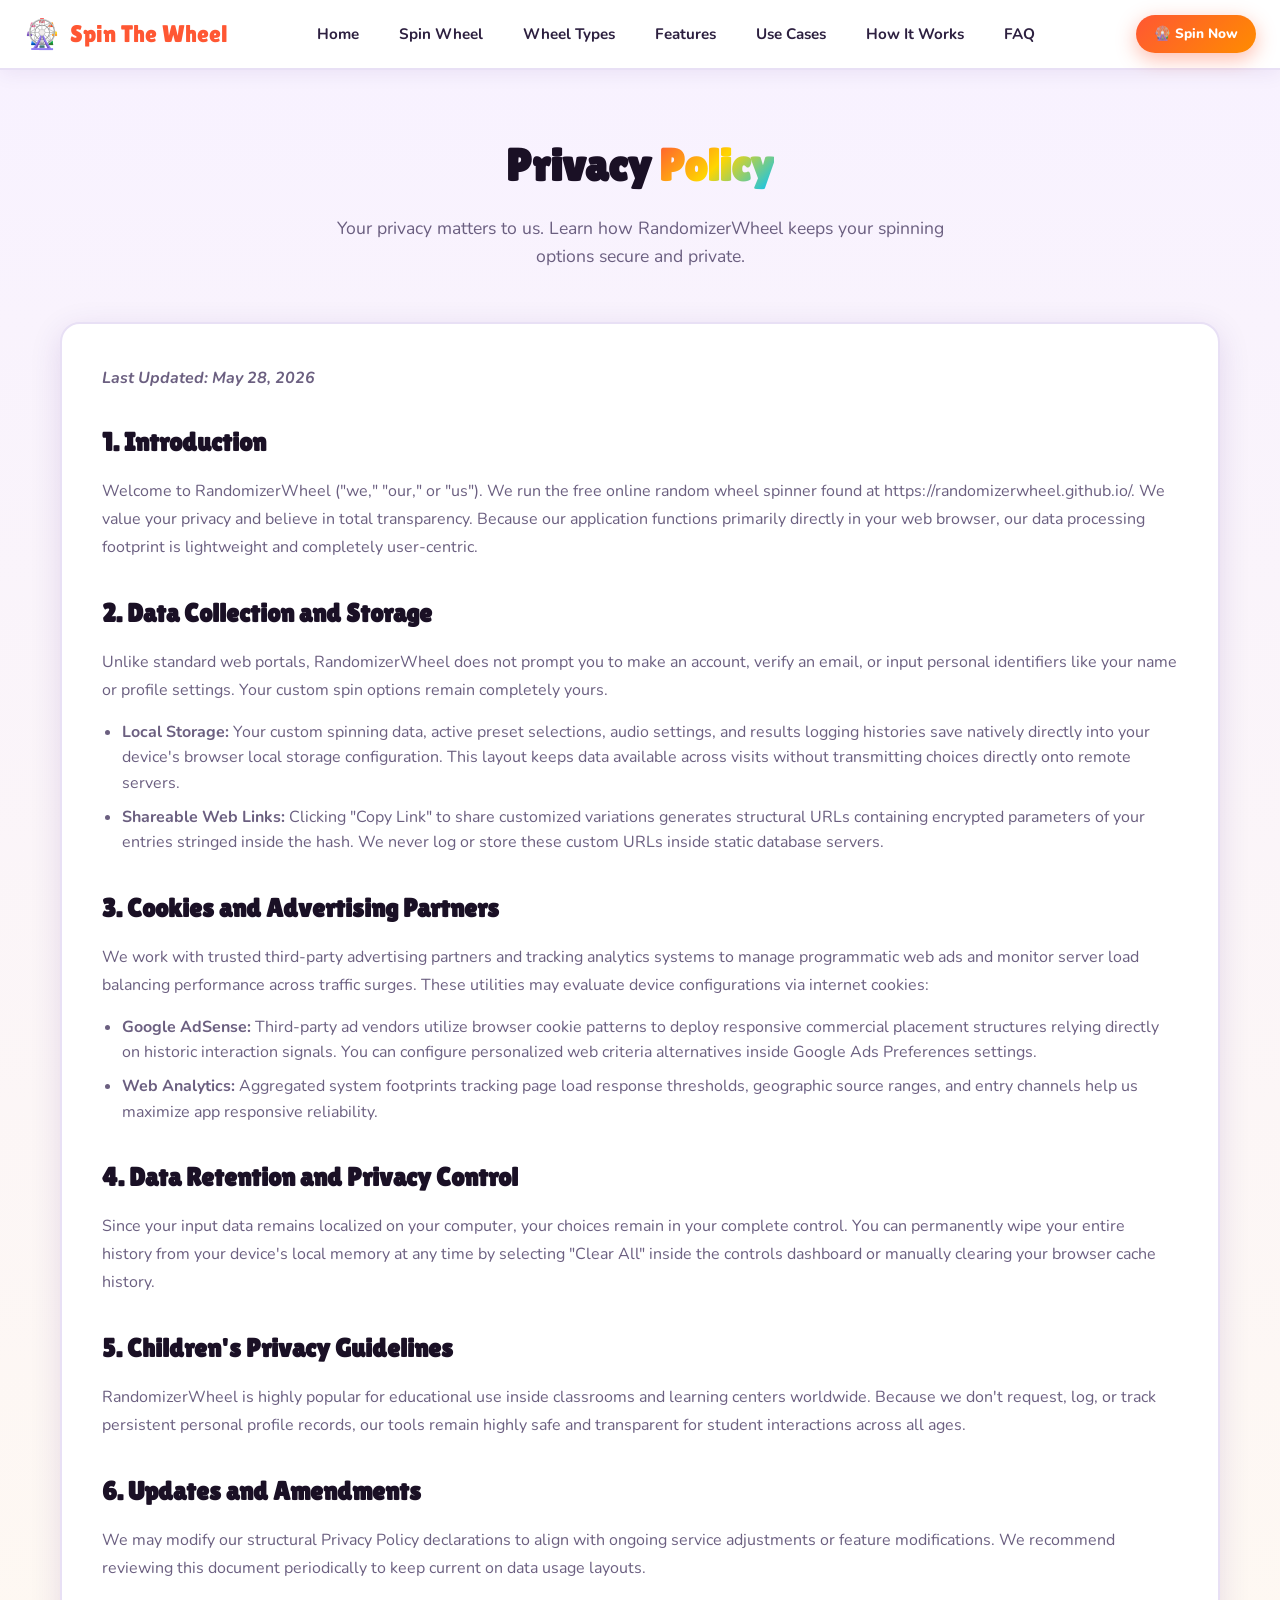
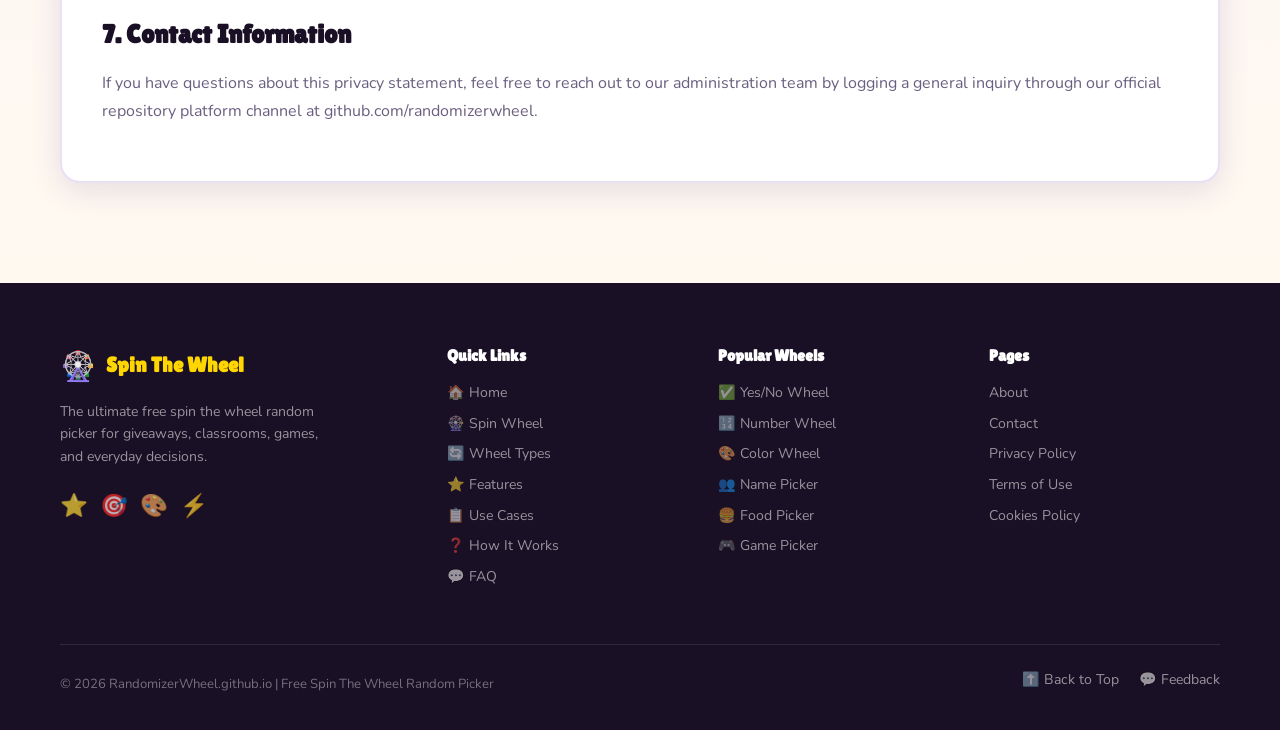
<file: privacy.html>
<!DOCTYPE html>
<html lang="en">
<head>
  <meta charset="UTF-8" />
  <meta name="viewport" content="width=device-width, initial-scale=1.0" />
  <title>Privacy Policy – RandomizerWheel</title>
  <meta name="description" content="Privacy Policy for RandomizerWheel. Learn how we handle your custom spinner wheel data, cookie configurations, and local browser storage configurations." />
  <meta name="robots" content="index, follow" />
  <link rel="canonical" href="https://randomizerwheel.github.io/privacy" />
  <link rel="icon" type="image/png" sizes="32x32" href="/favicon.png">

  <!-- Fonts -->
  <link rel="preconnect" href="https://fonts.googleapis.com" />
  <link rel="preconnect" href="https://fonts.gstatic.com" crossorigin />
  <link href="https://fonts.googleapis.com/css2?family=Lilita+One&family=Nunito:wght@400;600;700;800;900&display=swap" rel="stylesheet" />

  <link rel="stylesheet" href="css/style.css" />
  
  <style>
    /* Content Page Styling matching the design theme */
    .legal-content {
      padding: 60px 0 100px;
      background: linear-gradient(180deg, #f8f2ff 0%, #fff9f0 100%);
    }
    .legal-card {
      background: var(--card-bg);
      border-radius: var(--radius);
      box-shadow: var(--shadow);
      padding: 40px;
      border: 2px solid var(--border);
    }
    .legal-card h2 {
      font-family: var(--font-head);
      color: var(--dark);
      font-size: 1.6rem;
      margin: 32px 0 14px;
    }
    .legal-card h2:first-of-type {
      margin-top: 0;
    }
    .legal-card p {
      color: var(--text-light);
      margin-bottom: 16px;
      line-height: 1.75;
    }
    .legal-card ul {
      margin-bottom: 20px;
      padding-left: 20px;
    }
    .legal-card li {
      color: var(--text-light);
      margin-bottom: 8px;
    }
    .last-updated {
      font-style: italic;
      color: var(--primary);
      font-weight: 700;
      margin-bottom: 30px !important;
    }
  </style>
</head>
<body>

  <!-- Header injected by header.js -->
  <div id="site-header"></div>

  <main>
    <section class="legal-content">
      <div class="container">
        <h1 class="section-title">Privacy <span class="gradient-text">Policy</span></h1>
        <p class="section-sub">Your privacy matters to us. Learn how RandomizerWheel keeps your spinning options secure and private.</p>
        
        <div class="legal-card">
          <p class="last-updated">Last Updated: May 28, 2026</p>

          <h2>1. Introduction</h2>
          <p>Welcome to RandomizerWheel ("we," "our," or "us"). We run the free online random wheel spinner found at https://randomizerwheel.github.io/. We value your privacy and believe in total transparency. Because our application functions primarily directly in your web browser, our data processing footprint is lightweight and completely user-centric.</p>

          <h2>2. Data Collection and Storage</h2>
          <p>Unlike standard web portals, RandomizerWheel does not prompt you to make an account, verify an email, or input personal identifiers like your name or profile settings. Your custom spin options remain completely yours.</p>
          <ul>
            <li><strong>Local Storage:</strong> Your custom spinning data, active preset selections, audio settings, and results logging histories save natively directly into your device's browser local storage configuration. This layout keeps data available across visits without transmitting choices directly onto remote servers.</li>
            <li><strong>Shareable Web Links:</strong> Clicking "Copy Link" to share customized variations generates structural URLs containing encrypted parameters of your entries stringed inside the hash. We never log or store these custom URLs inside static database servers.</li>
          </ul>

          <h2>3. Cookies and Advertising Partners</h2>
          <p>We work with trusted third-party advertising partners and tracking analytics systems to manage programmatic web ads and monitor server load balancing performance across traffic surges. These utilities may evaluate device configurations via internet cookies:</p>
          <ul>
            <li><strong>Google AdSense:</strong> Third-party ad vendors utilize browser cookie patterns to deploy responsive commercial placement structures relying directly on historic interaction signals. You can configure personalized web criteria alternatives inside Google Ads Preferences settings.</li>
            <li><strong>Web Analytics:</strong> Aggregated system footprints tracking page load response thresholds, geographic source ranges, and entry channels help us maximize app responsive reliability.</li>
          </ul>

          <h2>4. Data Retention and Privacy Control</h2>
          <p>Since your input data remains localized on your computer, your choices remain in your complete control. You can permanently wipe your entire history from your device's local memory at any time by selecting "Clear All" inside the controls dashboard or manually clearing your browser cache history.</p>

          <h2>5. Children's Privacy Guidelines</h2>
          <p>RandomizerWheel is highly popular for educational use inside classrooms and learning centers worldwide. Because we don't request, log, or track persistent personal profile records, our tools remain highly safe and transparent for student interactions across all ages.</p>

          <h2>6. Updates and Amendments</h2>
          <p>We may modify our structural Privacy Policy declarations to align with ongoing service adjustments or feature modifications. We recommend reviewing this document periodically to keep current on data usage layouts.</p>

          <h2>7. Contact Information</h2>
          <p>If you have questions about this privacy statement, feel free to reach out to our administration team by logging a general inquiry through our official repository platform channel at github.com/randomizerwheel.</p>
        </div>
      </div>
    </section>
  </main>

  <!-- Footer injected by footer.js -->
  <div id="site-footer"></div>

  <!-- Scripts -->
  <script src="components/header.js"></script>
  <script src="components/footer.js"></script>
</body>
</html>
</file>
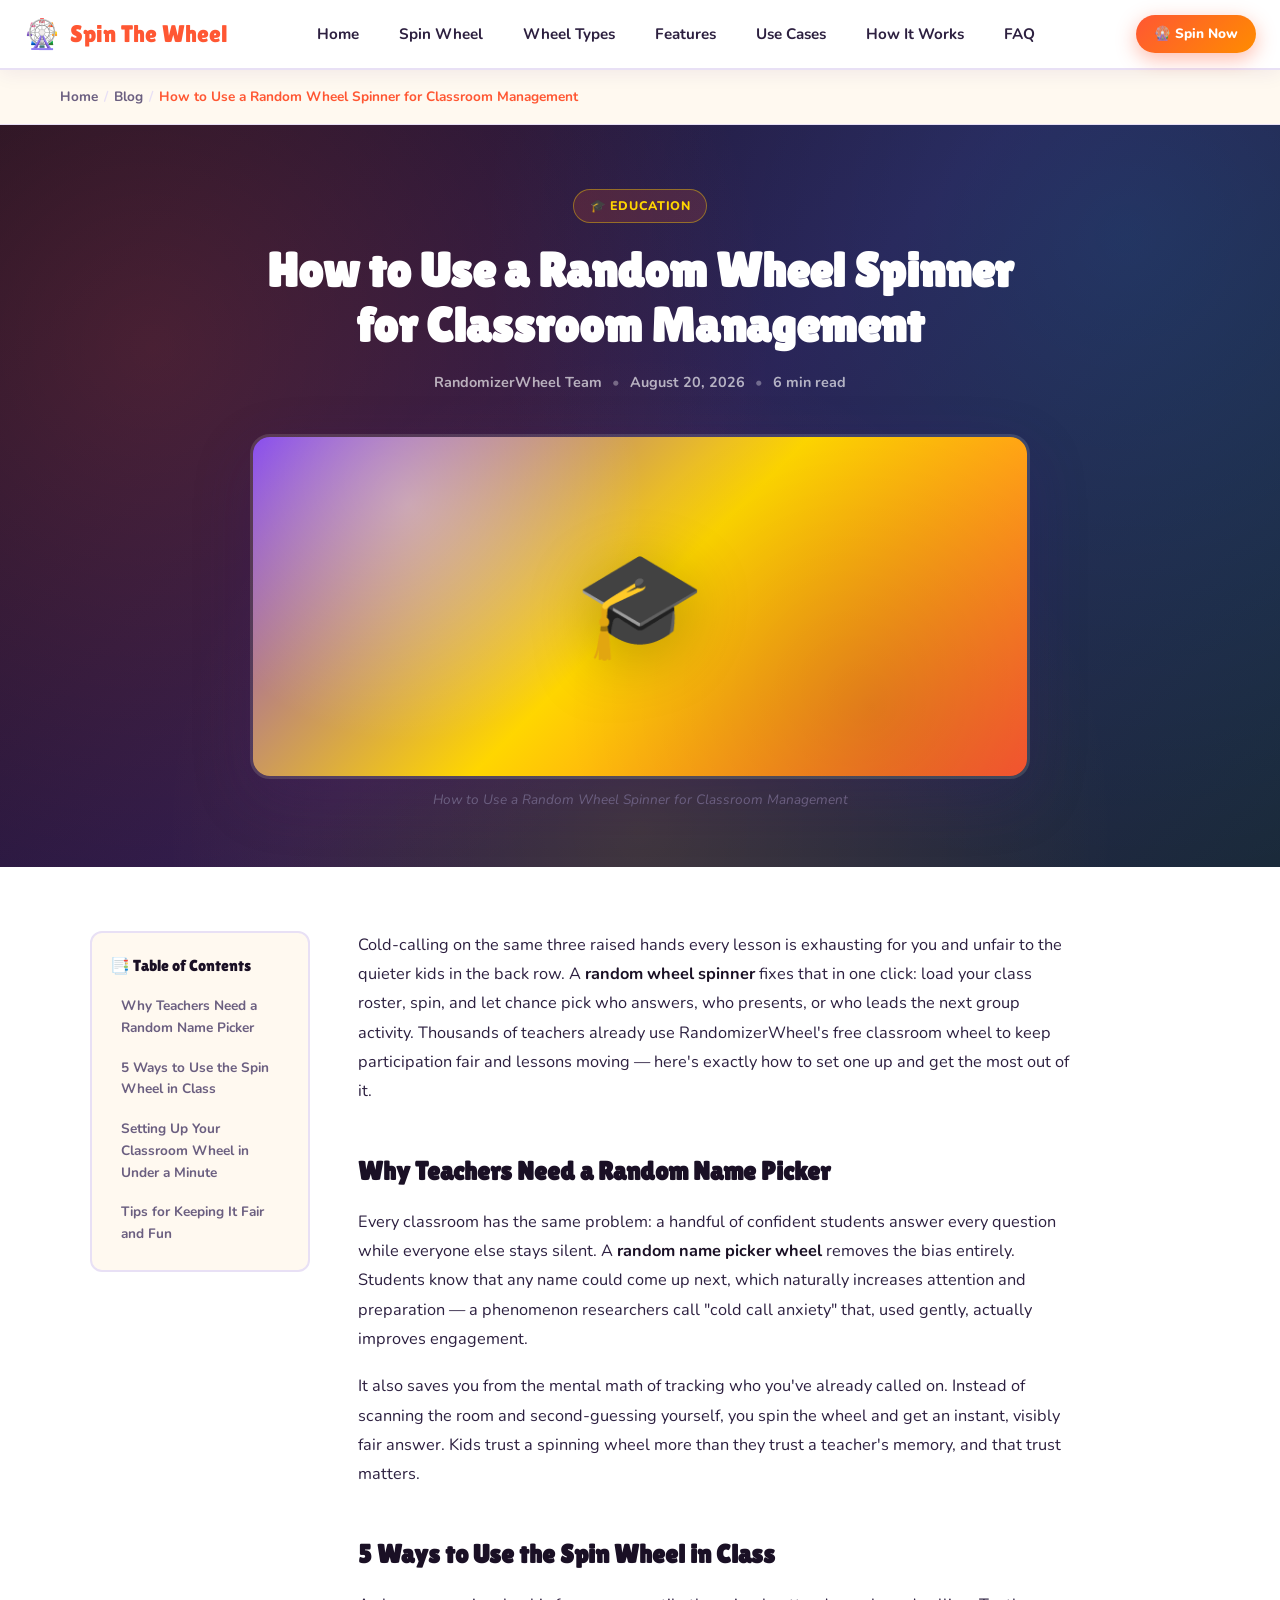
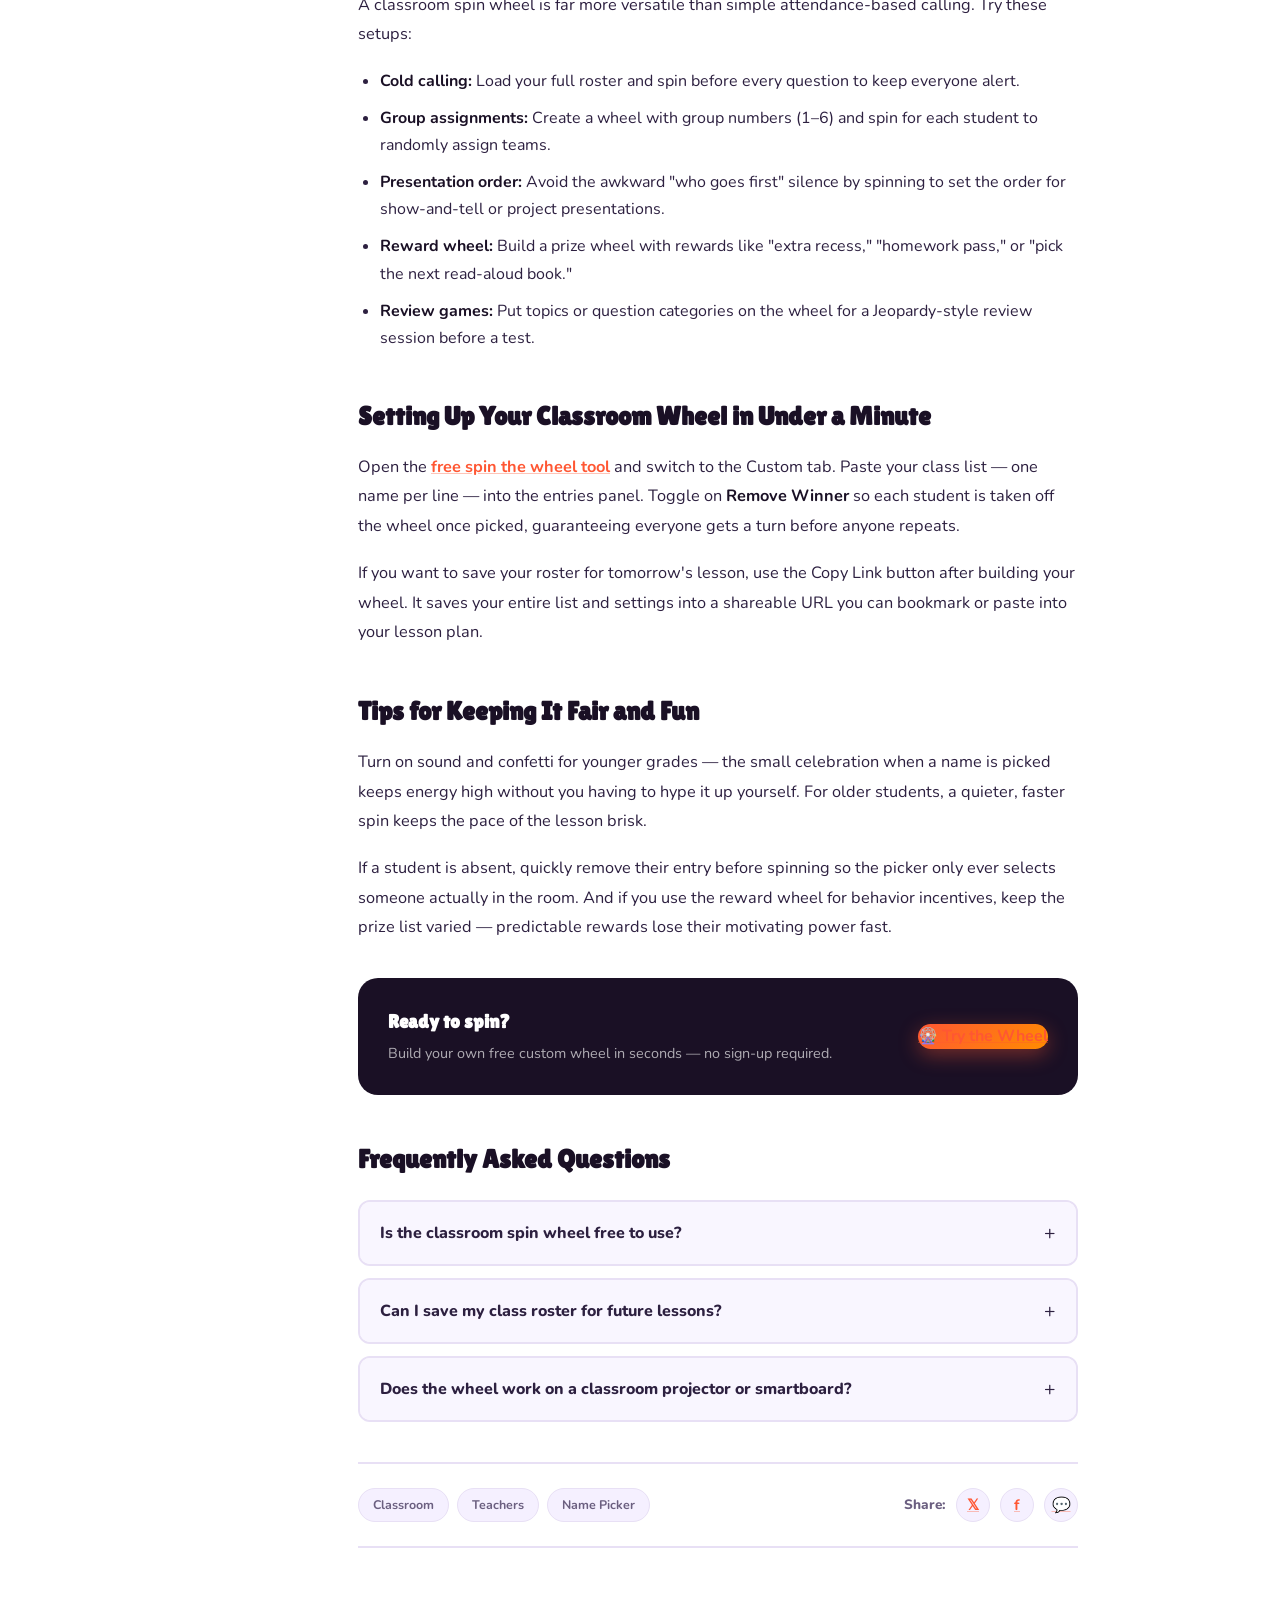
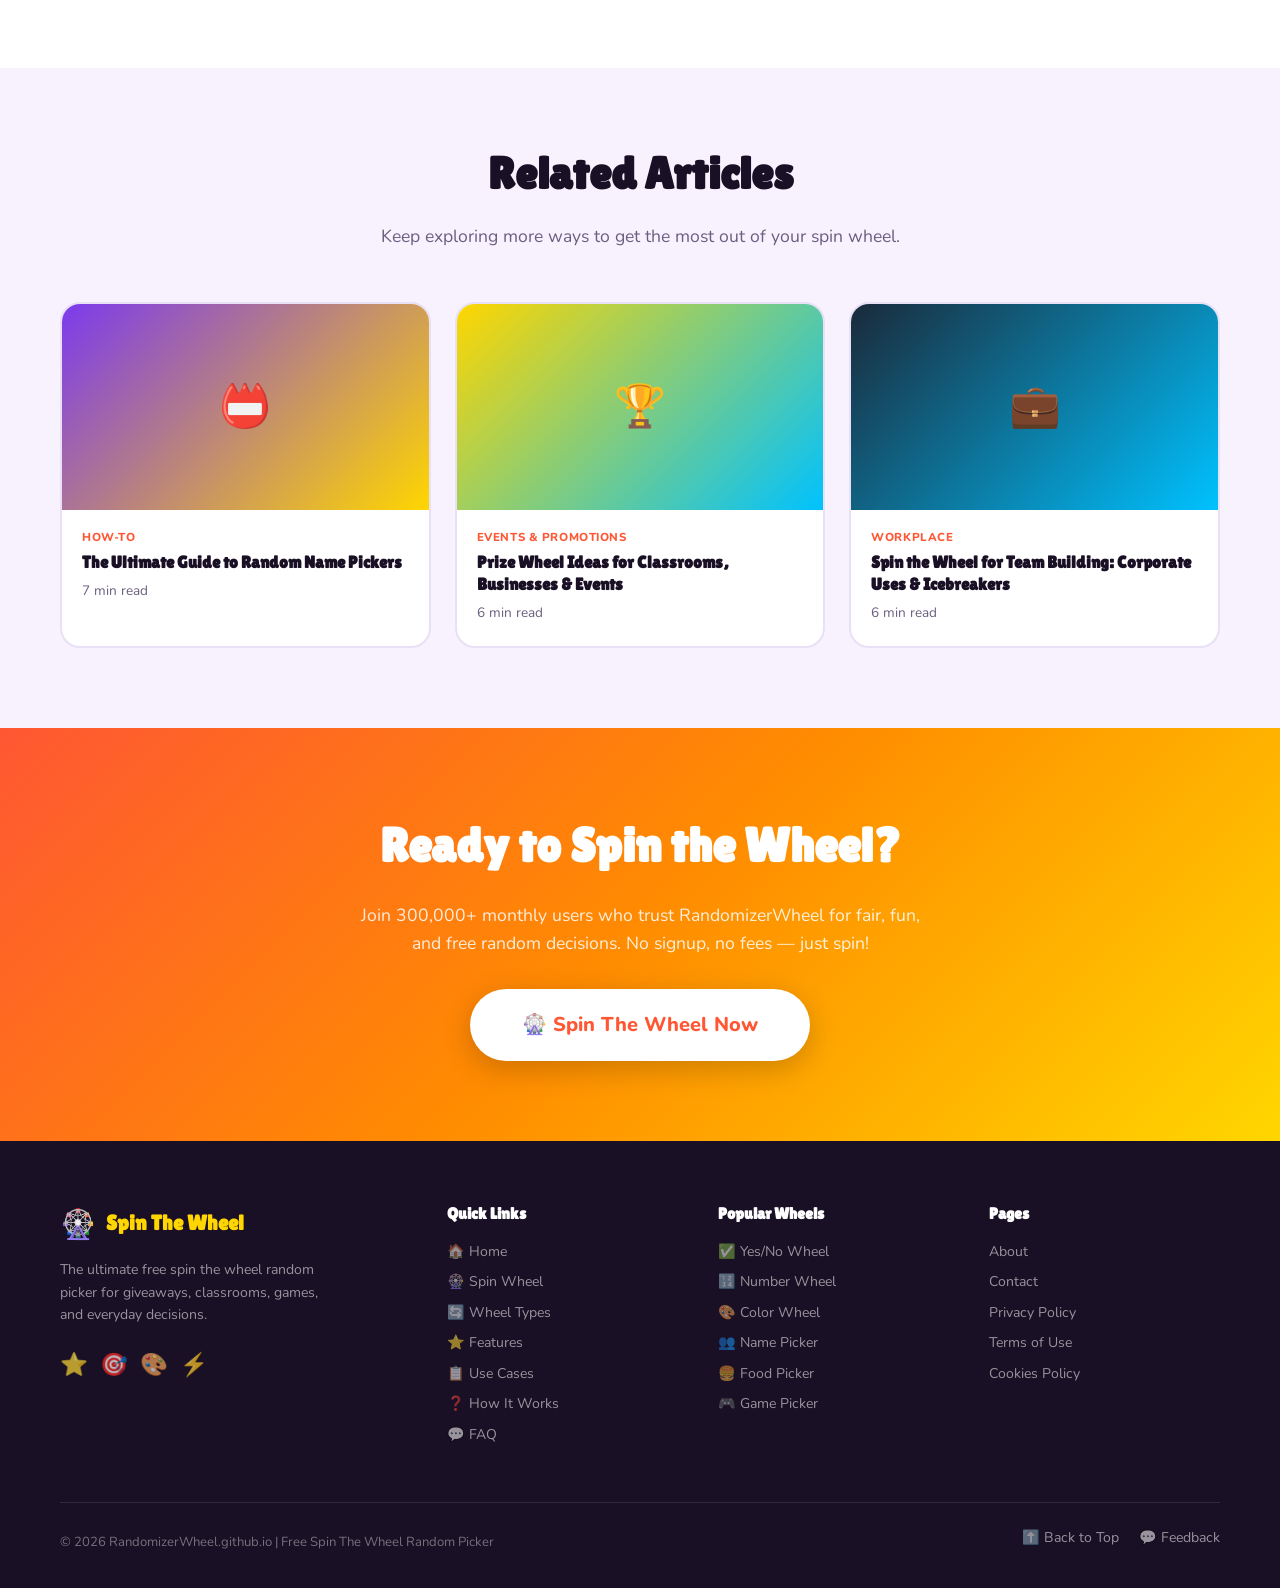
<file: random-wheel-classroom-management.html>
<!DOCTYPE html>
<html lang="en">
<head>
  <!-- Google tag (gtag.js) -->
<script async src="https://www.googletagmanager.com/gtag/js?id=G-VZ1WWECNV9"></script>
<script>
  window.dataLayer = window.dataLayer || [];
  function gtag(){dataLayer.push(arguments);}
  gtag('js', new Date());
  gtag('config', 'G-VZ1WWECNV9');
</script>
  <meta charset="UTF-8" />
  <meta name="viewport" content="width=device-width, initial-scale=1.0" />
  <title>Random Wheel Spinner for Classroom Management | RandomizerWheel</title>
  <meta name="description" content="Discover how teachers use a free random wheel spinner for cold calling, group assignments, and classroom rewards. Practical tips plus a ready-to-use spin wheel." />
  <meta name="keywords" content="classroom wheel spinner, random name picker for teachers, spin the wheel classroom, student picker wheel, classroom management tool" />
  <meta name="robots" content="index, follow" />
  <link rel="canonical" href="https://randomizerwheel.github.io/random-wheel-classroom-management" />
  <link rel="icon" type="image/png" sizes="32x32" href="/favicon.png">

  <!-- Open Graph -->
  <meta property="og:title" content="How to Use a Random Wheel Spinner for Classroom Management" />
  <meta property="og:description" content="Discover how teachers use a free random wheel spinner for cold calling, group assignments, and classroom rewards. Practical tips plus a ready-to-use spin wheel." />
  <meta property="og:url" content="https://randomizerwheel.github.io/random-wheel-classroom-management" />
  <meta property="og:type" content="article" />

  <!-- Schema Markup -->
  <script type="application/ld+json">
  {
    "@context": "https://schema.org",
    "@type": "Article",
    "headline": "How to Use a Random Wheel Spinner for Classroom Management",
    "description": "Discover how teachers use a free random wheel spinner for cold calling, group assignments, and classroom rewards. Practical tips plus a ready-to-use spin wheel.",
    "author": { "@type": "Organization", "name": "RandomizerWheel" },
    "publisher": { "@type": "Organization", "name": "RandomizerWheel" },
    "datePublished": "2026-08-20",
    "mainEntityOfPage": "https://randomizerwheel.github.io/random-wheel-classroom-management"
  }
  </script>

  <link rel="preconnect" href="https://fonts.googleapis.com" />
  <link rel="preconnect" href="https://fonts.gstatic.com" crossorigin />
  <link href="https://fonts.googleapis.com/css2?family=Lilita+One&family=Nunito:wght@400;600;700;800;900&display=swap" rel="stylesheet" />

  <link rel="stylesheet" href="/css/style.css" />
  <link rel="stylesheet" href="/css/blog.css" />
</head>
<body>

  <!-- Header injected by header.js -->
  <div id="site-header"></div>

  <main>
    <!-- BREADCRUMB -->
    <div class="breadcrumb-bar">
      <div class="container breadcrumb">
        <a href="index">Home</a>
        <span class="sep">/</span>
        <a href="/blog">Blog</a>
        <span class="sep">/</span>
        <span class="current">How to Use a Random Wheel Spinner for Classroom Management</span>
      </div>
    </div>

    <!-- ARTICLE HERO -->
    <section class="article-hero">
      <div class="article-hero-bg"></div>
      <div class="container article-hero-inner">
        <span class="article-category">🎓 Education</span>
        <h1 class="article-title">How to Use a Random Wheel Spinner for Classroom Management</h1>
        <div class="article-meta-row">
          <span>RandomizerWheel Team</span>
          <span class="dot">•</span>
          <span>August 20, 2026</span>
          <span class="dot">•</span>
          <span>6 min read</span>
        </div>

        <!-- FEATURED IMAGE -->
        <figure class="featured-image">
          <div class="featured-image-inner" style="--fi-c1:#7c3aed;--fi-c2:#ffd600;--fi-c3:#ff5733;">
            <span class="featured-image-emoji">🎓</span>
          </div>
        </figure>
        <p class="featured-image-caption">How to Use a Random Wheel Spinner for Classroom Management</p>
      </div>
    </section>

    <!-- ARTICLE BODY -->
    <section class="article-section">
      <div class="container">
        <div class="article-layout">
          <!-- TOC -->
          <aside class="toc-box">
            <div class="toc-title">📑 Table of Contents</div>
            <ul class="toc-list">
          <li><a href="#why-teachers-need-it">Why Teachers Need a Random Name Picker</a></li>
          <li><a href="#classroom-use-cases">5 Ways to Use the Spin Wheel in Class</a></li>
          <li><a href="#setting-up">Setting Up Your Classroom Wheel in Under a Minute</a></li>
          <li><a href="#fairness-tips">Tips for Keeping It Fair and Fun</a></li>
            </ul>
          </aside>

          <!-- BODY -->
          <article class="article-body">
            <p>Cold-calling on the same three raised hands every lesson is exhausting for you and unfair to the quieter kids in the back row. A <strong>random wheel spinner</strong> fixes that in one click: load your class roster, spin, and let chance pick who answers, who presents, or who leads the next group activity. Thousands of teachers already use RandomizerWheel's free classroom wheel to keep participation fair and lessons moving — here's exactly how to set one up and get the most out of it.</p>

        <h2 id="why-teachers-need-it">Why Teachers Need a Random Name Picker</h2>
        <p>Every classroom has the same problem: a handful of confident students answer every question while everyone else stays silent. A <strong>random name picker wheel</strong> removes the bias entirely. Students know that any name could come up next, which naturally increases attention and preparation — a phenomenon researchers call "cold call anxiety" that, used gently, actually improves engagement.</p>
        <p>It also saves you from the mental math of tracking who you've already called on. Instead of scanning the room and second-guessing yourself, you spin the wheel and get an instant, visibly fair answer. Kids trust a spinning wheel more than they trust a teacher's memory, and that trust matters.</p>
        <h2 id="classroom-use-cases">5 Ways to Use the Spin Wheel in Class</h2>
        <p>A classroom spin wheel is far more versatile than simple attendance-based calling. Try these setups:</p>
        <ul>
          <li><strong>Cold calling:</strong> Load your full roster and spin before every question to keep everyone alert.</li>
          <li><strong>Group assignments:</strong> Create a wheel with group numbers (1–6) and spin for each student to randomly assign teams.</li>
          <li><strong>Presentation order:</strong> Avoid the awkward "who goes first" silence by spinning to set the order for show-and-tell or project presentations.</li>
          <li><strong>Reward wheel:</strong> Build a prize wheel with rewards like "extra recess," "homework pass," or "pick the next read-aloud book."</li>
          <li><strong>Review games:</strong> Put topics or question categories on the wheel for a Jeopardy-style review session before a test.</li>
        </ul>
        <h2 id="setting-up">Setting Up Your Classroom Wheel in Under a Minute</h2>
        <p>Open the <a href="index#wheel-app">free spin the wheel tool</a> and switch to the Custom tab. Paste your class list — one name per line — into the entries panel. Toggle on <strong>Remove Winner</strong> so each student is taken off the wheel once picked, guaranteeing everyone gets a turn before anyone repeats.</p>
        <p>If you want to save your roster for tomorrow's lesson, use the Copy Link button after building your wheel. It saves your entire list and settings into a shareable URL you can bookmark or paste into your lesson plan.</p>
        <h2 id="fairness-tips">Tips for Keeping It Fair and Fun</h2>
        <p>Turn on sound and confetti for younger grades — the small celebration when a name is picked keeps energy high without you having to hype it up yourself. For older students, a quieter, faster spin keeps the pace of the lesson brisk.</p>
        <p>If a student is absent, quickly remove their entry before spinning so the picker only ever selects someone actually in the room. And if you use the reward wheel for behavior incentives, keep the prize list varied — predictable rewards lose their motivating power fast.</p>

            <div class="inline-cta">
              <div>
                <h3>Ready to spin?</h3>
                <p>Build your own free custom wheel in seconds — no sign-up required.</p>
              </div>
              <a href="index#wheel-app" class="btn btn-primary">🎡 Try the Wheel</a>
            </div>

            <h2>Frequently Asked Questions</h2>
            <div class="article-faq">
          <div class="faq-item">
            <button class="faq-q">Is the classroom spin wheel free to use? <span class="faq-icon">+</span></button>
            <div class="faq-a"><p>Yes. RandomizerWheel's random wheel spinner is completely free with no account, download, or sign-up required — just open the tool and start spinning.</p></div>
          </div>
          <div class="faq-item">
            <button class="faq-q">Can I save my class roster for future lessons? <span class="faq-icon">+</span></button>
            <div class="faq-a"><p>Yes, use the Copy Link feature after adding your students to generate a shareable URL that stores your full entry list and wheel settings.</p></div>
          </div>
          <div class="faq-item">
            <button class="faq-q">Does the wheel work on a classroom projector or smartboard? <span class="faq-icon">+</span></button>
            <div class="faq-a"><p>Yes, the tool is fully responsive and works on any screen size, including interactive whiteboards and projectors.</p></div>
          </div>
            </div>

            <div class="article-footer-row">
              <div class="article-tags">
            <span class="article-tag">Classroom</span>
            <span class="article-tag">Teachers</span>
            <span class="article-tag">Name Picker</span>
              </div>
              <div class="share-row">
                <span>Share:</span>
                <a class="share-btn" href="https://twitter.com/intent/tweet?url=https://randomizerwheel.github.io/random-wheel-classroom-management&text=How%20to%20Use%20a%20Random%20Wheel%20Spinner%20for%20Classroom%20Management" target="_blank" rel="noopener">𝕏</a>
                <a class="share-btn" href="https://www.facebook.com/sharer/sharer.php?u=https://randomizerwheel.github.io/random-wheel-classroom-management" target="_blank" rel="noopener">f</a>
                <a class="share-btn" href="https://api.whatsapp.com/send?text=How%20to%20Use%20a%20Random%20Wheel%20Spinner%20for%20Classroom%20Management%20https://randomizerwheel.github.io/random-wheel-classroom-management" target="_blank" rel="noopener">💬</a>
              </div>
            </div>
          </article>
        </div>
      </div>
    </section>

    <!-- RELATED POSTS -->
    <section class="related-section">
      <div class="container">
        <h2 class="section-title">Related Articles</h2>
        <p class="section-sub">Keep exploring more ways to get the most out of your spin wheel.</p>
        <div class="related-grid">
          <a class="related-card" href="random-name-picker-guide">
            <div class="related-thumb" style="--rc1:#7c3aed;--rc2:#ffd600;">📛</div>
            <div class="related-body">
              <span class="related-cat">How-To</span>
              <h3>The Ultimate Guide to Random Name Pickers</h3>
              <p>7 min read</p>
            </div>
          </a>
          <a class="related-card" href="prize-wheel-ideas-classroom-business">
            <div class="related-thumb" style="--rc1:#ffd600;--rc2:#00c2ff;">🏆</div>
            <div class="related-body">
              <span class="related-cat">Events & Promotions</span>
              <h3>Prize Wheel Ideas for Classrooms, Businesses &amp; Events</h3>
              <p>6 min read</p>
            </div>
          </a>
          <a class="related-card" href="team-building-spinner-wheel">
            <div class="related-thumb" style="--rc1:#1a2a3a;--rc2:#00c2ff;">💼</div>
            <div class="related-body">
              <span class="related-cat">Workplace</span>
              <h3>Spin the Wheel for Team Building: Corporate Uses &amp; Icebreakers</h3>
              <p>6 min read</p>
            </div>
          </a>
        </div>
      </div>
    </section>

    <!-- CTA SECTION -->
    <section class="cta-section">
      <div class="container">
        <div class="cta-inner">
          <h2>Ready to Spin the Wheel?</h2>
          <p>Join 300,000+ monthly users who trust RandomizerWheel for fair, fun, and free random decisions. No signup, no fees — just spin!</p>
          <a href="index#wheel-app" class="btn btn-primary btn-xl pulse-btn">🎡 Spin The Wheel Now</a>
        </div>
      </div>
    </section>
  </main>

  <!-- Footer injected by footer.js -->
  <div id="site-footer"></div>

  <!-- Scripts -->
  <script src="/components/header.js"></script>
  <script src="/components/footer.js"></script>
  <script>
    // FAQ accordion (mirrors homepage behavior)
    document.querySelectorAll('.faq-q').forEach(function(btn) {
      btn.addEventListener('click', function() {
        var answer = btn.nextElementSibling;
        var isOpen = answer.classList.contains('open');
        btn.classList.toggle('active', !isOpen);
        answer.classList.toggle('open', !isOpen);
      });
    });
  </script>
</body>
</html>
</file>
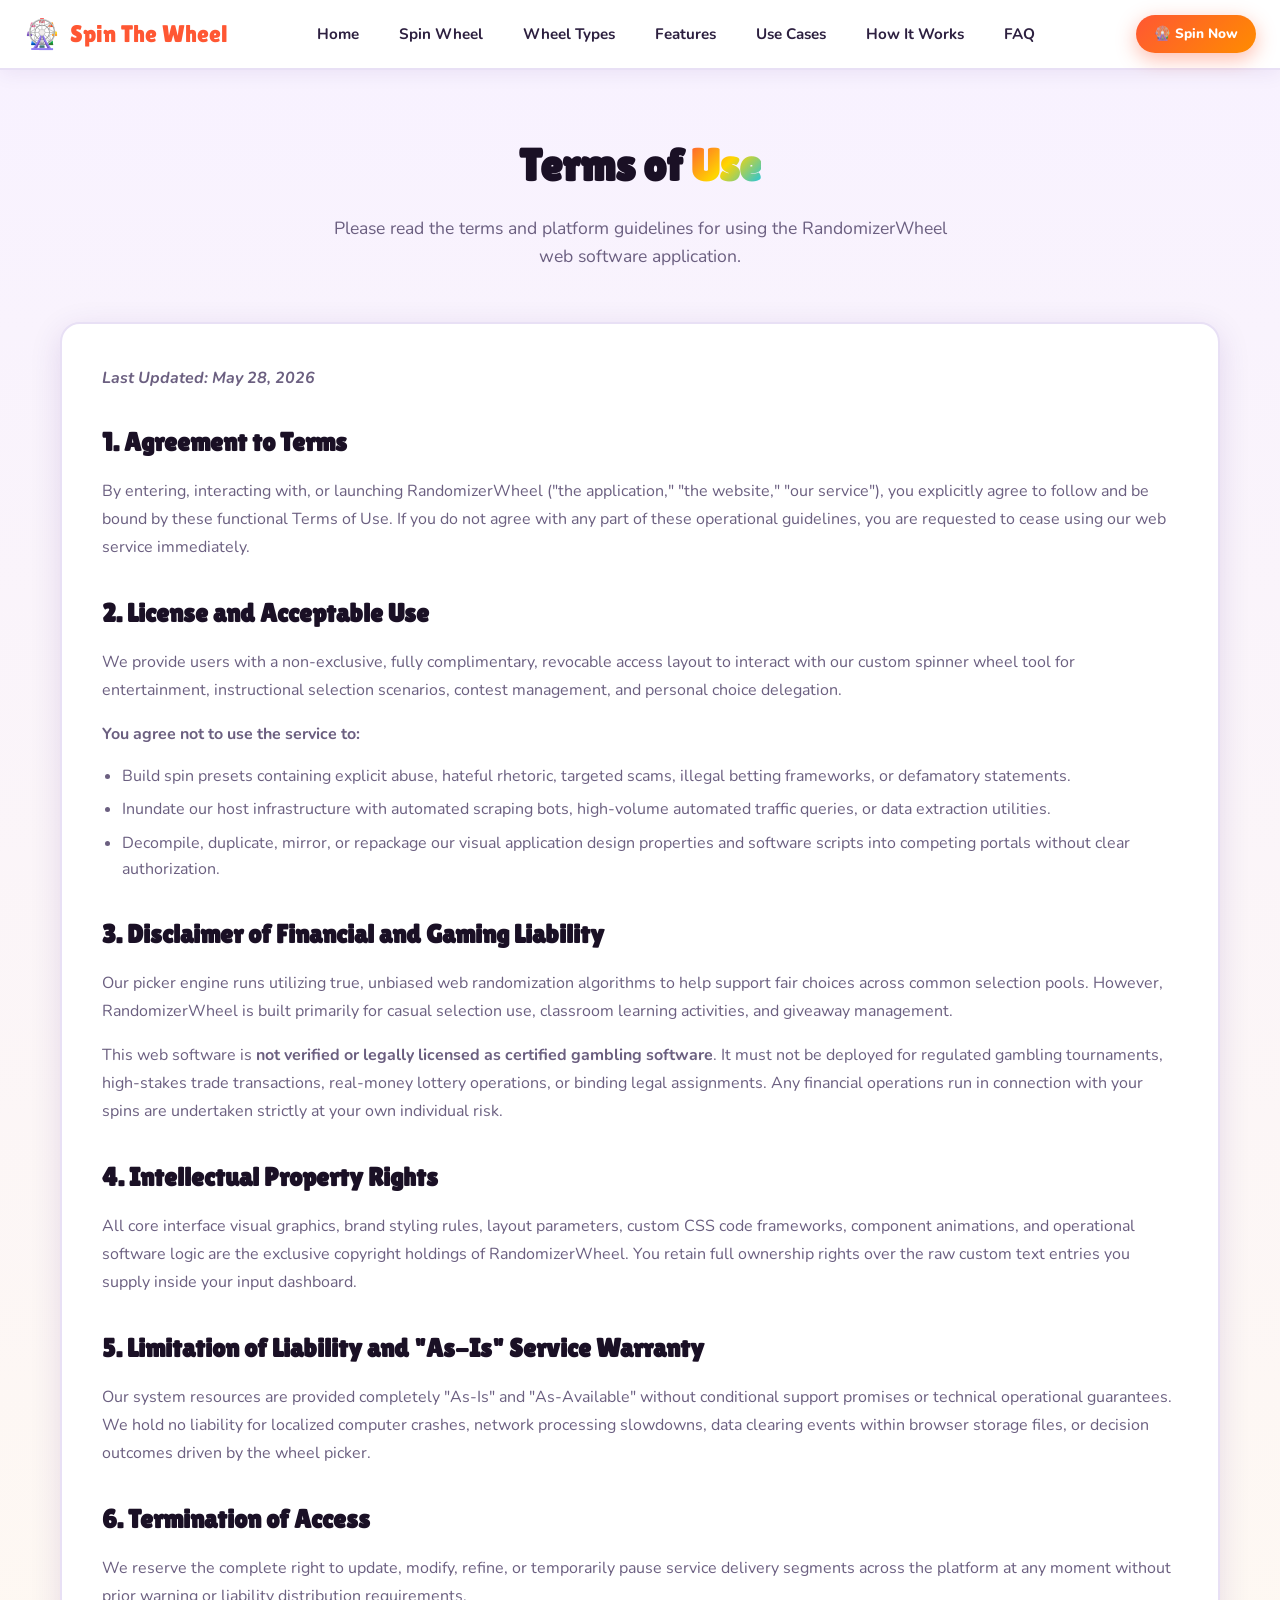
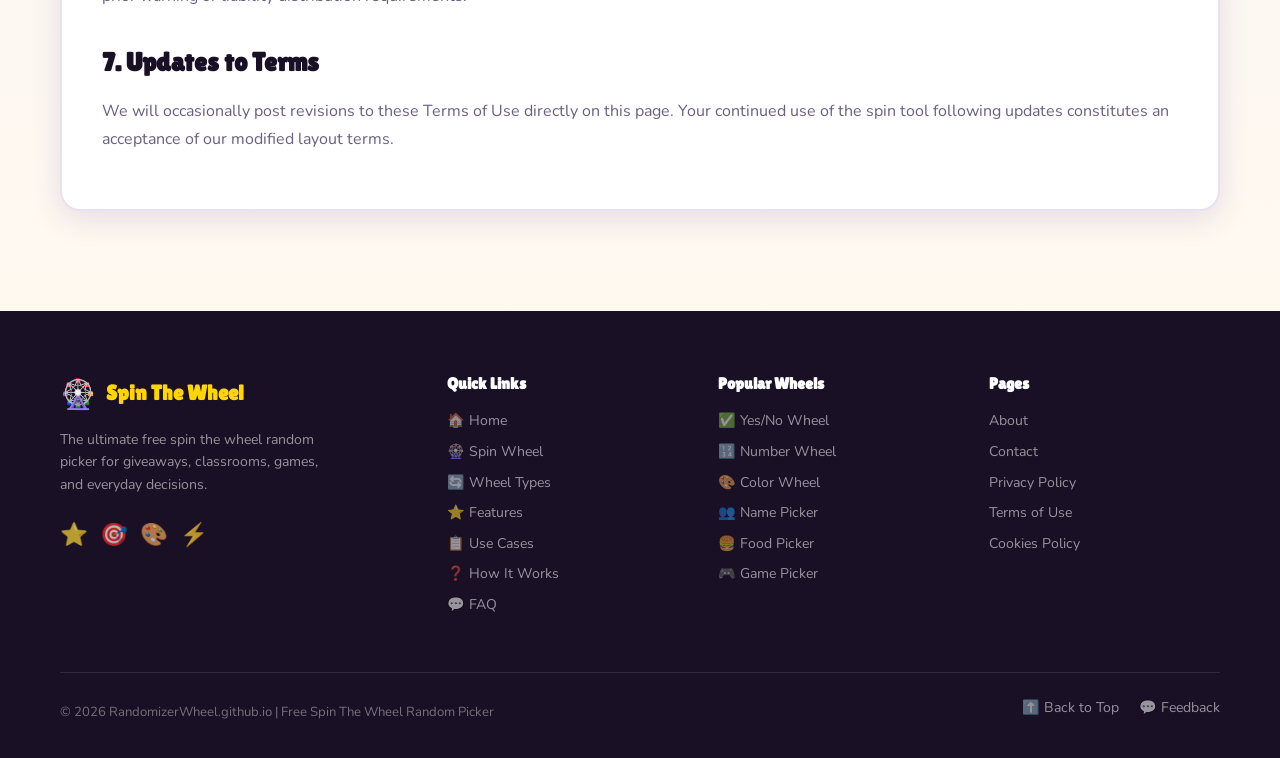
<file: terms.html>
<!DOCTYPE html>
<html lang="en">
<head>
  <meta charset="UTF-8" />
  <meta name="viewport" content="width=device-width, initial-scale=1.0" />
  <title>Terms of Use – RandomizerWheel</title>
  <meta name="description" content="Terms of Use for RandomizerWheel. Read the rules, usage parameters, and terms governing our free online spin wheel application tool." />
  <meta name="robots" content="index, follow" />
  <link rel="canonical" href="https://randomizerwheel.github.io/terms" />
  <link rel="icon" type="image/png" sizes="32x32" href="/favicon.png">

  <!-- Fonts -->
  <link rel="preconnect" href="https://fonts.googleapis.com" />
  <link rel="preconnect" href="https://fonts.gstatic.com" crossorigin />
  <link href="https://fonts.googleapis.com/css2?family=Lilita+One&family=Nunito:wght@400;600;700;800;900&display=swap" rel="stylesheet" />

  <link rel="stylesheet" href="css/style.css" />
  
  <style>
    /* Content Page Styling matching the design theme */
    .legal-content {
      padding: 60px 0 100px;
      background: linear-gradient(180deg, #f8f2ff 0%, #fff9f0 100%);
    }
    .legal-card {
      background: var(--card-bg);
      border-radius: var(--radius);
      box-shadow: var(--shadow);
      padding: 40px;
      border: 2px solid var(--border);
    }
    .legal-card h2 {
      font-family: var(--font-head);
      color: var(--dark);
      font-size: 1.6rem;
      margin: 32px 0 14px;
    }
    .legal-card h2:first-of-type {
      margin-top: 0;
    }
    .legal-card p {
      color: var(--text-light);
      margin-bottom: 16px;
      line-height: 1.75;
    }
    .legal-card ul {
      margin-bottom: 20px;
      padding-left: 20px;
    }
    .legal-card li {
      color: var(--text-light);
      margin-bottom: 8px;
    }
    .last-updated {
      font-style: italic;
      color: var(--primary);
      font-weight: 700;
      margin-bottom: 30px !important;
    }
  </style>
</head>
<body>

  <!-- Header injected by header.js -->
  <div id="site-header"></div>

  <main>
    <section class="legal-content">
      <div class="container">
        <h1 class="section-title">Terms of <span class="gradient-text">Use</span></h1>
        <p class="section-sub">Please read the terms and platform guidelines for using the RandomizerWheel web software application.</p>
        
        <div class="legal-card">
          <p class="last-updated">Last Updated: May 28, 2026</p>

          <h2>1. Agreement to Terms</h2>
          <p>By entering, interacting with, or launching RandomizerWheel ("the application," "the website," "our service"), you explicitly agree to follow and be bound by these functional Terms of Use. If you do not agree with any part of these operational guidelines, you are requested to cease using our web service immediately.</p>

          <h2>2. License and Acceptable Use</h2>
          <p>We provide users with a non-exclusive, fully complimentary, revocable access layout to interact with our custom spinner wheel tool for entertainment, instructional selection scenarios, contest management, and personal choice delegation. </p>
          <p><strong>You agree not to use the service to:</strong></p>
          <ul>
            <li>Build spin presets containing explicit abuse, hateful rhetoric, targeted scams, illegal betting frameworks, or defamatory statements.</li>
            <li>Inundate our host infrastructure with automated scraping bots, high-volume automated traffic queries, or data extraction utilities.</li>
            <li>Decompile, duplicate, mirror, or repackage our visual application design properties and software scripts into competing portals without clear authorization.</li>
          </ul>

          <h2>3. Disclaimer of Financial and Gaming Liability</h2>
          <p>Our picker engine runs utilizing true, unbiased web randomization algorithms to help support fair choices across common selection pools. However, RandomizerWheel is built primarily for casual selection use, classroom learning activities, and giveaway management.</p>
          <p>This web software is <strong>not verified or legally licensed as certified gambling software</strong>. It must not be deployed for regulated gambling tournaments, high-stakes trade transactions, real-money lottery operations, or binding legal assignments. Any financial operations run in connection with your spins are undertaken strictly at your own individual risk.</p>

          <h2>4. Intellectual Property Rights</h2>
          <p>All core interface visual graphics, brand styling rules, layout parameters, custom CSS code frameworks, component animations, and operational software logic are the exclusive copyright holdings of RandomizerWheel. You retain full ownership rights over the raw custom text entries you supply inside your input dashboard.</p>

          <h2>5. Limitation of Liability and "As-Is" Service Warranty</h2>
          <p>Our system resources are provided completely "As-Is" and "As-Available" without conditional support promises or technical operational guarantees. We hold no liability for localized computer crashes, network processing slowdowns, data clearing events within browser storage files, or decision outcomes driven by the wheel picker.</p>

          <h2>6. Termination of Access</h2>
          <p>We reserve the complete right to update, modify, refine, or temporarily pause service delivery segments across the platform at any moment without prior warning or liability distribution requirements.</p>

          <h2>7. Updates to Terms</h2>
          <p>We will occasionally post revisions to these Terms of Use directly on this page. Your continued use of the spin tool following updates constitutes an acceptance of our modified layout terms.</p>
        </div>
      </div>
    </section>
  </main>

  <!-- Footer injected by footer.js -->
  <div id="site-footer"></div>

  <!-- Scripts -->
  <script src="components/header.js"></script>
  <script src="components/footer.js"></script>
</body>
</html>
</file>
<file: css/style.css>
/* =============================================
   RANDOMIZERWHEEL – SPIN THE WHEEL
   style.css
   ============================================= */

:root {
  --primary: #ff5733;
  --primary-dark: #e03e1f;
  --secondary: #ffd600;
  --accent: #00c2ff;
  --dark: #1a1025;
  --dark2: #2b1f40;
  --light: #fff9f0;
  --card-bg: #ffffff;
  --border: #e8e0f5;
  --text: #2d2040;
  --text-light: #6b5f80;
  --shadow: 0 8px 32px rgba(60,20,120,0.12);
  --shadow-lg: 0 20px 60px rgba(60,20,120,0.18);
  --radius: 20px;
  --radius-sm: 12px;
  --font-head: 'Lilita One', cursive;
  --font-body: 'Nunito', sans-serif;
}

*, *::before, *::after { box-sizing: border-box; margin: 0; padding: 0; }

html { scroll-behavior: smooth; }

body {
  font-family: var(--font-body);
  background: var(--light);
  color: var(--text);
  line-height: 1.6;
  overflow-x: hidden;
}

/* ---- UTILITY ---- */
.container { max-width: 1200px; margin: 0 auto; padding: 0 20px; }
.section-title {
  font-family: var(--font-head);
  font-size: clamp(1.8rem, 4vw, 2.8rem);
  text-align: center;
  color: var(--dark);
  margin-bottom: 12px;
}
.section-sub {
  text-align: center;
  color: var(--text-light);
  font-size: 1.1rem;
  margin-bottom: 52px;
  max-width: 640px;
  margin-left: auto;
  margin-right: auto;
}
.gradient-text {
  background: linear-gradient(135deg, #ff5733, #ffd600, #00c2ff);
  -webkit-background-clip: text;
  -webkit-text-fill-color: transparent;
  background-clip: text;
}

/* ---- BUTTONS ---- */
.btn {
  display: inline-flex; align-items: center; gap: 8px;
  font-family: var(--font-body); font-weight: 800;
  border: none; border-radius: 50px; cursor: pointer;
  transition: all 0.25s ease; text-decoration: none;
}
.btn-primary {
  background: linear-gradient(135deg, var(--primary), #ff8c00);
  color: #fff;
  box-shadow: 0 6px 20px rgba(255,87,51,0.4);
}
.btn-primary:hover { transform: translateY(-2px); box-shadow: 0 10px 30px rgba(255,87,51,0.55); }
.btn-outline {
  background: transparent; color: var(--primary);
  border: 2.5px solid var(--primary);
}
.btn-outline:hover { background: var(--primary); color: #fff; }
.btn-danger { background: #ff4444; color: #fff; box-shadow: 0 4px 12px rgba(255,68,68,0.3); }
.btn-danger:hover { background: #cc0000; }
.btn-add { background: #28a745; color: #fff; box-shadow: 0 4px 12px rgba(40,167,69,0.3); }
.btn-add:hover { background: #1e7e34; }
.btn-sm { font-size: 0.85rem; padding: 8px 18px; }
.btn-lg { font-size: 1.1rem; padding: 16px 36px; }
.btn-xl { font-size: 1.25rem; padding: 20px 52px; }
.full-width { width: 100%; justify-content: center; }
.pulse-btn { animation: pulse 2.2s infinite; }
@keyframes pulse {
  0%,100% { box-shadow: 0 6px 20px rgba(255,87,51,0.4); }
  50% { box-shadow: 0 6px 40px rgba(255,87,51,0.75), 0 0 0 10px rgba(255,87,51,0.1); }
}

/* =============================================
   HEADER
   ============================================= */
#site-header { position: sticky; top: 0; z-index: 1000; }
.site-header {
  background: rgba(255,255,255,0.95);
  backdrop-filter: blur(12px);
  border-bottom: 2px solid var(--border);
  padding: 0 24px;
  height: 70px;
  display: flex; align-items: center; justify-content: space-between;
  box-shadow: 0 2px 20px rgba(60,20,120,0.08);
}
.header-logo {
  display: flex; align-items: center; gap: 10px;
  text-decoration: none;
  font-family: var(--font-head);
  font-size: 1.5rem; color: var(--primary);
}
.logo-icon { font-size: 1.8rem; animation: spin-slow 8s linear infinite; }
@keyframes spin-slow { to { transform: rotate(360deg); } }
.header-nav { display: flex; align-items: center; gap: 8px; }
.nav-link {
  font-weight: 700; font-size: 0.95rem; color: var(--text);
  text-decoration: none; padding: 8px 16px; border-radius: 50px;
  transition: all 0.2s;
}
.nav-link:hover { background: rgba(255,87,51,0.1); color: var(--primary); }
.header-cta { margin-left: 12px; }
.hamburger {
  display: none; background: none; border: none;
  font-size: 1.6rem; cursor: pointer; color: var(--text);
}
.mobile-nav {
  display: none; position: fixed; top: 70px; left: 0; right: 0;
  background: #fff; border-bottom: 2px solid var(--border);
  padding: 20px; flex-direction: column; gap: 8px;
  box-shadow: var(--shadow);
}
.mobile-nav.open { display: flex; }

/* =============================================
   HERO
   ============================================= */
.hero {
  position: relative;
  background: linear-gradient(135deg, #1a1025 0%, #2d1b4e 50%, #1a2a3a 100%);
  overflow: hidden;
  padding: 80px 0 100px;
}
.hero-bg {
  position: absolute; inset: 0; pointer-events: none;
  background:
    radial-gradient(circle at 10% 50%, rgba(255,87,51,0.15) 0%, transparent 50%),
    radial-gradient(circle at 90% 20%, rgba(0,194,255,0.12) 0%, transparent 50%),
    radial-gradient(circle at 50% 90%, rgba(255,214,0,0.1) 0%, transparent 50%);
}
.hero-inner {
  display: grid; grid-template-columns: 1fr 1fr; gap: 60px;
  align-items: center;
}
.hero-title {
  font-family: var(--font-head);
  font-size: clamp(2.2rem, 5vw, 3.8rem);
  color: #fff; line-height: 1.1; margin-bottom: 20px;
}
.hero-sub { color: rgba(255,255,255,0.75); font-size: 1.1rem; margin-bottom: 32px; max-width: 500px; }
.hero-cta-row { display: flex; gap: 16px; flex-wrap: wrap; margin-bottom: 40px; }
.hero-stats { display: flex; gap: 32px; }
.stat { display: flex; flex-direction: column; }
.stat-num { font-family: var(--font-head); font-size: 1.8rem; color: var(--secondary); }
.stat-lbl { font-size: 0.8rem; color: rgba(255,255,255,0.6); text-transform: uppercase; letter-spacing: 0.05em; }
.hero-wheel-preview {
  position: relative;
  display: flex; justify-content: center; align-items: center;
}
.mini-wheel-container {
  position: relative; display: flex; flex-direction: column; align-items: center; gap: 20px;
}
.mini-wheel-container canvas {
  filter: drop-shadow(0 20px 50px rgba(255,87,51,0.4));
  border-radius: 50%;
}
.mini-spin-btn {
  position: absolute;
  top: 50%; left: 50%; transform: translate(-50%, -50%);
  background: linear-gradient(135deg, #ff5733, #ff8c00);
  color: #fff; font-family: var(--font-head);
  font-size: 1.1rem; border: 4px solid #fff;
  border-radius: 50%; width: 72px; height: 72px;
  cursor: pointer; transition: transform 0.2s;
  box-shadow: 0 8px 25px rgba(255,87,51,0.5);
}
.mini-spin-btn:hover { transform: translate(-50%, -50%) scale(1.1); }
.floating-card {
  position: absolute;
  background: #fff; border-radius: 50px;
  padding: 10px 18px; font-weight: 800; font-size: 0.95rem;
  box-shadow: 0 8px 24px rgba(0,0,0,0.15);
  animation: float 3s ease-in-out infinite;
  color: var(--text);
}
.fc1 { top: 10%; left: -20px; animation-delay: 0s; }
.fc2 { bottom: 15%; right: -10px; animation-delay: 1.5s; }
@keyframes float {
  0%,100% { transform: translateY(0); }
  50% { transform: translateY(-10px); }
}

/* =============================================
   WHEEL APP SECTION
   ============================================= */
.wheel-app-section {
  padding: 80px 0;
  background: linear-gradient(180deg, #f8f2ff 0%, #fff9f0 100%);
}
.app-layout {
  display: grid;
  grid-template-columns: 280px 1fr 220px;
  gap: 28px;
  align-items: start;
}

/* Controls Panel */
.app-controls {
  background: var(--card-bg); border-radius: var(--radius);
  box-shadow: var(--shadow); padding: 20px; display: flex;
  flex-direction: column; gap: 20px;
}
.wheel-type-tabs {
  display: flex; flex-wrap: wrap; gap: 6px;
}
.tab-btn {
  flex: 1 1 auto; font-family: var(--font-body); font-weight: 700;
  font-size: 0.8rem; padding: 8px 10px; border-radius: 50px;
  border: 2px solid var(--border); background: #f5f0ff;
  color: var(--text-light); cursor: pointer; transition: all 0.2s;
  min-width: 80px;
}
.tab-btn.active, .tab-btn:hover {
  background: var(--primary); color: #fff; border-color: var(--primary);
}
.entries-panel { display: flex; flex-direction: column; gap: 10px; }
.entries-header {
  display: flex; justify-content: space-between; align-items: center;
  font-weight: 800; font-size: 0.9rem;
}
.entry-count {
  background: var(--primary); color: #fff;
  border-radius: 50%; width: 24px; height: 24px;
  display: flex; align-items: center; justify-content: center;
  font-size: 0.75rem; font-weight: 800;
}
.entries-list { max-height: 240px; overflow-y: auto; display: flex; flex-direction: column; gap: 6px; }
.entries-list::-webkit-scrollbar { width: 4px; }
.entries-list::-webkit-scrollbar-thumb { background: var(--border); border-radius: 2px; }
.entry-row {
  display: flex; align-items: center; gap: 8px;
}
.entry-color-dot {
  width: 14px; height: 14px; border-radius: 50%; flex-shrink: 0;
}
.entry-input {
  flex: 1; border: 1.5px solid var(--border); border-radius: 8px;
  padding: 6px 10px; font-family: var(--font-body); font-size: 0.85rem;
  color: var(--text); background: #f9f6ff; transition: border 0.2s;
}
.entry-input:focus { outline: none; border-color: var(--primary); }
.entry-delete {
  background: none; border: none; cursor: pointer;
  color: #ccc; font-size: 1rem; transition: color 0.2s; flex-shrink: 0;
}
.entry-delete:hover { color: #ff4444; }
.entries-actions { display: flex; gap: 8px; }

/* Settings toggles */
.spin-settings { display: flex; flex-direction: column; gap: 10px; }
.setting-row {
  display: flex; align-items: center; justify-content: space-between;
  font-weight: 700; font-size: 0.88rem; cursor: pointer; padding: 4px 0;
}
.setting-row input[type=checkbox] { display: none; }
.toggle {
  width: 40px; height: 22px; border-radius: 50px;
  background: #ddd; position: relative; transition: background 0.25s; flex-shrink: 0;
}
.toggle::after {
  content: ''; position: absolute;
  top: 3px; left: 3px;
  width: 16px; height: 16px; border-radius: 50%;
  background: #fff; transition: left 0.25s;
  box-shadow: 0 2px 5px rgba(0,0,0,0.2);
}
input:checked + .toggle { background: var(--primary); }
input:checked + .toggle::after { left: 21px; }

/* Results history */
.results-history { background: #f9f6ff; border-radius: var(--radius-sm); padding: 14px; }
.results-title { font-weight: 800; font-size: 0.9rem; margin-bottom: 10px; }
.history-list { display: flex; flex-direction: column; gap: 6px; max-height: 160px; overflow-y: auto; }
.history-item {
  display: flex; align-items: center; gap: 8px;
  font-size: 0.82rem; padding: 5px 8px;
  background: #fff; border-radius: 8px;
  border-left: 3px solid var(--primary);
}
.history-num { font-weight: 800; color: var(--text-light); font-size: 0.75rem; }
.history-empty { font-size: 0.82rem; color: var(--text-light); text-align: center; padding: 8px 0; }

/* Wheel Center */
.wheel-center {
  display: flex; flex-direction: column; align-items: center; gap: 24px;
}
.wheel-wrapper {
  position: relative; display: flex; flex-direction: column; align-items: center;
}
.wheel-pointer {
  font-size: 2.2rem; color: #2d2040; text-shadow: 0 2px 8px rgba(0,0,0,0.2);
  z-index: 10; position: absolute; top: -20px; left: 50%;
  transform: translateX(-50%);
  filter: drop-shadow(0 3px 6px rgba(0,0,0,0.3));
}
#mainWheel {
  border-radius: 50%;
  box-shadow: 0 0 0 8px #fff, 0 0 0 12px #f0e8ff, 0 20px 60px rgba(60,20,120,0.25);
  cursor: pointer;
}
#mainWheel:hover { transform: scale(1.01); }
.spin-main-btn { margin-top: 8px; }
.winner-display {
  background: linear-gradient(135deg, #fff8e1, #fff3cd);
  border: 3px solid var(--secondary);
  border-radius: var(--radius);
  padding: 28px; text-align: center;
  box-shadow: 0 10px 40px rgba(255,214,0,0.3);
  animation: winner-pop 0.4s cubic-bezier(0.34, 1.56, 0.64, 1);
}
@keyframes winner-pop {
  from { transform: scale(0.6); opacity: 0; }
  to { transform: scale(1); opacity: 1; }
}
.winner-emoji { font-size: 2.5rem; margin-bottom: 4px; }
.winner-label { font-weight: 800; color: var(--text-light); font-size: 0.9rem; text-transform: uppercase; letter-spacing: 0.08em; }
.winner-name {
  font-family: var(--font-head); font-size: 2rem;
  color: var(--primary); margin: 6px 0 16px;
}

/* Right Panel */
.app-right {
  background: var(--card-bg); border-radius: var(--radius);
  box-shadow: var(--shadow); padding: 20px;
  display: flex; flex-direction: column; gap: 20px;
}
.theme-title { font-weight: 800; font-size: 0.9rem; margin-bottom: 10px; }
.theme-grid {
  display: grid; grid-template-columns: repeat(3, 1fr); gap: 8px;
}
.theme-btn {
  background: #f5f0ff; border: 2px solid var(--border); border-radius: 12px;
  font-size: 1.4rem; padding: 10px; cursor: pointer; transition: all 0.2s;
  aspect-ratio: 1;
}
.theme-btn:hover, .theme-btn.active {
  border-color: var(--primary); background: rgba(255,87,51,0.1);
  transform: scale(1.1);
}

/* Presets */
.preset-btn {
  width: 100%; padding: 8px 12px; border: 1.5px solid var(--border);
  border-radius: 50px; background: #f5f0ff; cursor: pointer;
  font-family: var(--font-body); font-weight: 700; font-size: 0.82rem;
  color: var(--text); transition: all 0.2s; margin-bottom: 6px;
  text-align: left;
}
.preset-btn:hover { border-color: var(--primary); background: rgba(255,87,51,0.08); color: var(--primary); }

/* =============================================
   WHEEL TYPES
   ============================================= */
.wheel-types-section {
  padding: 80px 0;
  background: #fff;
}
.types-grid {
  display: grid; grid-template-columns: repeat(auto-fill, minmax(260px, 1fr)); gap: 24px;
}
.type-card {
  background: var(--light); border-radius: var(--radius);
  padding: 28px 24px; border: 2px solid var(--border);
  transition: all 0.3s; position: relative; overflow: hidden;
}
.type-card::before {
  content: ''; position: absolute;
  bottom: 0; left: 0; right: 0; height: 4px;
  background: linear-gradient(90deg, var(--primary), var(--secondary));
  transform: scaleX(0); transform-origin: left;
  transition: transform 0.3s;
}
.type-card:hover { transform: translateY(-6px); box-shadow: var(--shadow-lg); border-color: transparent; }
.type-card:hover::before { transform: scaleX(1); }
.type-card.featured { border-color: var(--primary); background: linear-gradient(135deg, #fff5f2, #fff); }
.type-badge {
  position: absolute; top: 16px; right: 16px;
  background: var(--primary); color: #fff;
  border-radius: 50px; padding: 3px 12px; font-size: 0.75rem; font-weight: 800;
}
.type-icon { font-size: 2.5rem; margin-bottom: 12px; }
.type-card h3 { font-family: var(--font-head); font-size: 1.2rem; margin-bottom: 8px; }
.type-card p { color: var(--text-light); font-size: 0.9rem; margin-bottom: 16px; }

/* =============================================
   FEATURES
   ============================================= */
.features-section { padding: 80px 0; background: #f8f2ff; }
.features-grid {
  display: grid; grid-template-columns: repeat(auto-fill, minmax(260px, 1fr)); gap: 28px;
}
.feature-item {
  background: #fff; border-radius: var(--radius); padding: 28px 24px;
  box-shadow: 0 4px 20px rgba(60,20,120,0.07);
  transition: all 0.3s;
}
.feature-item:hover { transform: translateY(-4px); box-shadow: var(--shadow); }
.feat-icon { font-size: 2.2rem; margin-bottom: 12px; }
.feature-item h3 { font-family: var(--font-head); font-size: 1.15rem; margin-bottom: 8px; }
.feature-item p { color: var(--text-light); font-size: 0.9rem; }

/* =============================================
   USE CASES
   ============================================= */
.usecases-section { padding: 80px 0; background: #fff; }
.usecase-grid {
  display: grid; grid-template-columns: repeat(auto-fill, minmax(300px, 1fr)); gap: 24px;
}
.usecase-card {
  display: flex; gap: 18px; padding: 24px;
  background: var(--light); border-radius: var(--radius);
  border: 2px solid var(--border); transition: all 0.3s;
}
.usecase-card:hover { border-color: var(--accent); transform: translateY(-4px); box-shadow: var(--shadow); }
.uc-emoji { font-size: 2.2rem; flex-shrink: 0; }
.usecase-card h3 { font-family: var(--font-head); font-size: 1.1rem; margin-bottom: 6px; }
.usecase-card p { color: var(--text-light); font-size: 0.88rem; }

/* =============================================
   HOW IT WORKS
   ============================================= */
.how-section { padding: 80px 0; background: var(--dark); }
.how-section .section-title { color: #fff; }
.how-section .section-sub { color: rgba(255,255,255,0.65); }
.steps-row {
  display: flex; align-items: center; justify-content: center;
  gap: 20px; flex-wrap: wrap;
}
.step {
  display: flex; align-items: flex-start; gap: 16px;
  background: rgba(255,255,255,0.06);
  border: 1.5px solid rgba(255,255,255,0.12);
  border-radius: var(--radius); padding: 28px 24px;
  max-width: 280px; transition: all 0.3s;
}
.step:hover { background: rgba(255,255,255,0.1); transform: translateY(-4px); }
.step-num {
  width: 44px; height: 44px; border-radius: 50%;
  background: linear-gradient(135deg, var(--primary), var(--secondary));
  display: flex; align-items: center; justify-content: center;
  font-family: var(--font-head); font-size: 1.3rem; color: #fff; flex-shrink: 0;
}
.step-content h3 { font-family: var(--font-head); font-size: 1.1rem; color: #fff; margin-bottom: 6px; }
.step-content p { color: rgba(255,255,255,0.65); font-size: 0.88rem; }
.step-arrow { font-size: 2rem; color: rgba(255,255,255,0.3); }

/* =============================================
   SEO SECTION
   ============================================= */
.seo-section { padding: 80px 0; background: var(--light); }
.seo-grid { display: grid; grid-template-columns: 1fr 1fr; gap: 60px; }
.seo-text h2 {
  font-family: var(--font-head); font-size: 1.5rem; color: var(--dark);
  margin-bottom: 16px;
}
.seo-text p { color: var(--text-light); margin-bottom: 16px; line-height: 1.75; }
.seo-text strong { color: var(--primary); }

/* =============================================
   FAQ
   ============================================= */
.faq-section { padding: 80px 0; background: #fff; }
.faq-list { max-width: 780px; margin: 0 auto; display: flex; flex-direction: column; gap: 12px; }
.faq-item { border: 2px solid var(--border); border-radius: var(--radius-sm); overflow: hidden; }
.faq-q {
  width: 100%; display: flex; justify-content: space-between; align-items: center;
  background: #f9f6ff; padding: 18px 20px; font-family: var(--font-body);
  font-weight: 800; font-size: 1rem; color: var(--text); cursor: pointer; border: none;
  text-align: left; transition: background 0.2s;
}
.faq-q:hover { background: #f0e8ff; }
.faq-q.active { background: var(--primary); color: #fff; }
.faq-icon { font-size: 1.2rem; font-weight: 400; transition: transform 0.3s; flex-shrink: 0; margin-left: 12px; }
.faq-q.active .faq-icon { transform: rotate(45deg); }
.faq-a { padding: 0 20px; max-height: 0; overflow: hidden; transition: max-height 0.35s ease, padding 0.35s ease; }
.faq-a.open { max-height: 300px; padding: 16px 20px; }
.faq-a p { color: var(--text-light); font-size: 0.95rem; line-height: 1.7; }

/* =============================================
   CTA SECTION
   ============================================= */
.cta-section {
  padding: 80px 0;
  background: linear-gradient(135deg, #ff5733, #ff8c00, #ffd600);
}
.cta-inner {
  text-align: center;
}
.cta-inner h2 {
  font-family: var(--font-head); font-size: clamp(2rem, 4vw, 3rem); color: #fff;
  margin-bottom: 16px;
}
.cta-inner p {
  color: rgba(255,255,255,0.85); font-size: 1.1rem; margin-bottom: 32px;
  max-width: 560px; margin-left: auto; margin-right: auto;
}
.cta-section .btn-primary {
  background: #fff; color: var(--primary);
  box-shadow: 0 8px 30px rgba(0,0,0,0.2);
}
.cta-section .btn-primary:hover { background: var(--dark); color: #fff; }

/* =============================================
   FOOTER
   ============================================= */
.site-footer {
  background: var(--dark);
  color: rgba(255,255,255,0.7);
  padding: 60px 0 30px;
}
.footer-grid {
  display: grid; grid-template-columns: 1.5fr 1fr 1fr 1fr; gap: 40px;
  margin-bottom: 48px;
}
.footer-brand p { font-size: 0.88rem; color: rgba(255,255,255,0.55); margin-top: 12px; max-width: 260px; }
.footer-col h4 {
  font-family: var(--font-head); font-size: 1rem; color: #fff; margin-bottom: 14px;
}
.footer-link {
  display: block; color: rgba(255,255,255,0.55); text-decoration: none;
  font-size: 0.88rem; margin-bottom: 8px; transition: color 0.2s;
}
.footer-link:hover { color: var(--secondary); }
.footer-bottom {
  border-top: 1px solid rgba(255,255,255,0.1);
  padding-top: 24px; display: flex;
  justify-content: space-between; align-items: center;
  flex-wrap: wrap; gap: 12px;
}
.footer-bottom p { font-size: 0.82rem; color: rgba(255,255,255,0.4); }
.footer-logo {
  display: flex; align-items: center; gap: 10px;
  text-decoration: none;
  font-family: var(--font-head); font-size: 1.3rem; color: var(--secondary);
}

/* =============================================
   TOAST
   ============================================= */
.toast {
  position: fixed; bottom: 30px; left: 50%; transform: translateX(-50%) translateY(20px);
  background: var(--dark); color: #fff; padding: 12px 24px;
  border-radius: 50px; font-weight: 700; font-size: 0.9rem;
  box-shadow: 0 8px 30px rgba(0,0,0,0.3);
  opacity: 0; transition: all 0.35s ease; z-index: 9998;
}
.toast.show { opacity: 1; transform: translateX(-50%) translateY(0); }

/* =============================================
   RESPONSIVE
   ============================================= */
@media (max-width: 1024px) {
  .app-layout { grid-template-columns: 1fr 1fr; }
  .app-right { grid-column: 1 / -1; display: grid; grid-template-columns: repeat(3, 1fr); gap: 16px; }
  .footer-grid { grid-template-columns: 1fr 1fr; }
  .seo-grid { grid-template-columns: 1fr; gap: 32px; }
}

@media (max-width: 768px) {
  .hero-inner { grid-template-columns: 1fr; text-align: center; }
  .hero-stats { justify-content: center; }
  .hero-cta-row { justify-content: center; }
  .hero-wheel-preview { order: -1; }
  .app-layout { grid-template-columns: 1fr; }
  .app-right { grid-template-columns: 1fr; }
  .header-nav, .header-cta { display: none; }
  .hamburger { display: block; }
  .steps-row { flex-direction: column; align-items: stretch; }
  .step-arrow { display: none; }
  .step { max-width: 100%; }
  .footer-grid { grid-template-columns: 1fr; gap: 24px; }
  .footer-bottom { flex-direction: column; text-align: center; }
  #mainWheel { width: 320px !important; height: 320px !important; }
}

@media (max-width: 480px) {
  .hero { padding: 50px 0 60px; }
  .types-grid, .features-grid, .usecase-grid { grid-template-columns: 1fr; }
  .wheel-type-tabs { flex-direction: column; }
  .tab-btn { text-align: center; }
}
/* Mobile: Wheel on top - FIXED VERSION */
@media (max-width: 768px) {
  .app-layout {
    display: flex !important;
    flex-direction: column !important;
    gap: 24px;
  }
  
  /* Center the wheel */
  .wheel-center {
    order: 0 !important;
    margin-bottom: 20px;
    display: flex !important;
    flex-direction: column !important;
    align-items: center !important;
    justify-content: center !important;
    width: 100% !important;
  }
  
  /* Make wheel canvas responsive and centered */
  .wheel-wrapper {
    display: flex !important;
    justify-content: center !important;
    align-items: center !important;
    width: 100% !important;
  }
  
  #mainWheel {
    display: block !important;
    margin: 0 auto !important;
    width: 280px !important;
    height: 280px !important;
  }
  
  /* Controls - full width */
  .app-controls {
    order: 1 !important;
    width: 100% !important;
    box-sizing: border-box !important;
  }
  
  /* Right panel - full width */
  .app-right {
    order: 2 !important;
    width: 100% !important;
    box-sizing: border-box !important;
  }
  
  /* Fix entries list width */
  .entries-list {
    width: 100%;
  }
  
  .entry-row {
    width: 100%;
  }
  
  .entry-input {
    width: 100%;
    min-width: 0;
  }
}
</file>
<file: css/blog.css>
/* =============================================
   RANDOMIZERWHEEL – BLOG ARTICLE STYLES
   blog.css (extends style.css design tokens)
   ============================================= */

/* ---- BREADCRUMB ---- */
.breadcrumb-bar {
  background: var(--light);
  border-bottom: 1px solid var(--border);
  padding: 16px 0;
}
.breadcrumb {
  display: flex; align-items: center; flex-wrap: wrap; gap: 6px;
  font-size: 0.85rem; color: var(--text-light); font-weight: 700;
}
.breadcrumb a { color: var(--text-light); text-decoration: none; transition: color 0.2s; }
.breadcrumb a:hover { color: var(--primary); }
.breadcrumb .sep { color: var(--border); }
.breadcrumb .current { color: var(--primary); }

/* ---- ARTICLE HERO / FEATURED IMAGE ---- */
.article-hero {
  position: relative;
  overflow: hidden;
  padding: 64px 0 56px;
  background: linear-gradient(135deg, #1a1025 0%, #2d1b4e 50%, #1a2a3a 100%);
}
.article-hero-bg {
  position: absolute; inset: 0; pointer-events: none;
  background:
    radial-gradient(circle at 12% 30%, rgba(255,87,51,0.18) 0%, transparent 50%),
    radial-gradient(circle at 88% 15%, rgba(0,194,255,0.14) 0%, transparent 50%),
    radial-gradient(circle at 50% 95%, rgba(255,214,0,0.12) 0%, transparent 50%);
}
.article-hero-inner { position: relative; max-width: 820px; margin: 0 auto; text-align: center; }
.article-category {
  display: inline-flex; align-items: center; gap: 6px;
  background: rgba(255,87,51,0.16); color: var(--secondary);
  border: 1.5px solid rgba(255,214,0,0.4);
  border-radius: 50px; padding: 6px 16px; font-weight: 800;
  font-size: 0.78rem; letter-spacing: 0.05em; text-transform: uppercase;
  margin-bottom: 20px;
}
.article-title {
  font-family: var(--font-head);
  font-size: clamp(1.9rem, 4.4vw, 3rem);
  color: #fff; line-height: 1.15; margin-bottom: 18px;
}
.article-meta-row {
  display: flex; align-items: center; justify-content: center; gap: 10px;
  color: rgba(255,255,255,0.65); font-size: 0.9rem; font-weight: 700; flex-wrap: wrap;
}
.article-meta-row .dot { opacity: 0.5; }

/* Featured image banner (illustrative, matches site's emoji-driven visual language) */
.featured-image {
  max-width: 900px; margin: 40px auto 0;
  border-radius: var(--radius);
  overflow: hidden;
  box-shadow: var(--shadow-lg);
  border: 3px solid rgba(255,255,255,0.12);
}
.featured-image-inner {
  position: relative;
  aspect-ratio: 16 / 7;
  display: flex; align-items: center; justify-content: center;
  background: linear-gradient(135deg, var(--fi-c1, #ff5733), var(--fi-c2, #ffd600), var(--fi-c3, #00c2ff));
}
.featured-image-inner::before {
  content: '';
  position: absolute; inset: 0;
  background:
    radial-gradient(circle at 20% 20%, rgba(255,255,255,0.35) 0%, transparent 35%),
    radial-gradient(circle at 80% 80%, rgba(0,0,0,0.12) 0%, transparent 45%);
}
.featured-image-emoji {
  position: relative;
  font-size: clamp(3.5rem, 10vw, 6.5rem);
  filter: drop-shadow(0 10px 30px rgba(0,0,0,0.25));
}
.featured-image-caption {
  text-align: center; color: var(--text-light); font-size: 0.85rem;
  margin-top: 10px; font-style: italic;
}

/* ---- ARTICLE LAYOUT ---- */
.article-section { padding: 64px 0 80px; background: #fff; }
.article-layout {
  display: grid;
  grid-template-columns: 220px minmax(0,1fr);
  gap: 48px;
  align-items: start;
  max-width: 1100px; margin: 0 auto;
}

/* TOC */
.toc-box {
  position: sticky; top: 90px;
  background: var(--light);
  border: 2px solid var(--border);
  border-radius: var(--radius-sm);
  padding: 20px 18px;
}
.toc-title {
  font-family: var(--font-head); font-size: 1rem; color: var(--dark);
  margin-bottom: 12px; display: flex; align-items: center; gap: 6px;
}
.toc-list { list-style: none; display: flex; flex-direction: column; gap: 8px; }
.toc-list a {
  display: block; font-size: 0.85rem; font-weight: 700; color: var(--text-light);
  text-decoration: none; padding: 5px 8px; border-radius: 8px;
  border-left: 3px solid transparent; transition: all 0.2s;
}
.toc-list a:hover { color: var(--primary); background: rgba(255,87,51,0.07); border-left-color: var(--primary); }

/* Article body typography */
.article-body { max-width: 720px; color: var(--text); }
.article-body p { margin-bottom: 18px; font-size: 1.02rem; line-height: 1.8; color: var(--text); }
.article-body h2 {
  font-family: var(--font-head); font-size: 1.6rem; color: var(--dark);
  margin: 44px 0 16px; scroll-margin-top: 90px;
}
.article-body h2:first-child { margin-top: 0; }
.article-body h3 {
  font-family: var(--font-head); font-size: 1.2rem; color: var(--dark);
  margin: 28px 0 12px; scroll-margin-top: 90px;
}
.article-body ul, .article-body ol { margin: 0 0 20px 1.4rem; }
.article-body li { margin-bottom: 10px; line-height: 1.7; }
.article-body a { color: var(--primary); font-weight: 700; text-decoration: underline; text-decoration-color: rgba(255,87,51,0.35); }
.article-body a:hover { text-decoration-color: var(--primary); }
.article-body strong { color: var(--dark); }

/* Callout / tip box */
.tip-box {
  display: flex; gap: 14px; align-items: flex-start;
  background: linear-gradient(135deg, #fff8e1, #fff3cd);
  border: 2px solid var(--secondary);
  border-radius: var(--radius-sm);
  padding: 18px 20px; margin: 24px 0;
}
.tip-box .tip-emoji { font-size: 1.5rem; flex-shrink: 0; }
.tip-box p { margin: 0; font-size: 0.95rem; color: var(--text); }
.tip-box strong { color: var(--primary-dark); }

/* Inline CTA card within article */
.inline-cta {
  display: flex; align-items: center; justify-content: space-between; gap: 20px; flex-wrap: wrap;
  background: var(--dark);
  border-radius: var(--radius);
  padding: 28px 30px; margin: 36px 0;
}
.inline-cta h3 { font-family: var(--font-head); color: #fff; font-size: 1.2rem; margin: 0 0 4px; }
.inline-cta p { color: rgba(255,255,255,0.65); font-size: 0.9rem; margin: 0; }
.inline-cta .btn { flex-shrink: 0; }

/* Mini FAQ inside article */
.article-faq { margin-top: 20px; display: flex; flex-direction: column; gap: 12px; }

/* Author / share row */
.article-footer-row {
  display: flex; align-items: center; justify-content: space-between; flex-wrap: wrap; gap: 16px;
  border-top: 2px solid var(--border); border-bottom: 2px solid var(--border);
  padding: 24px 0; margin: 40px 0;
}
.article-tags { display: flex; gap: 8px; flex-wrap: wrap; }
.article-tag {
  background: #f5f0ff; color: var(--text-light); font-weight: 700; font-size: 0.78rem;
  padding: 6px 14px; border-radius: 50px; border: 1.5px solid var(--border);
}
.share-row { display: flex; align-items: center; gap: 10px; }
.share-row span { font-weight: 800; font-size: 0.85rem; color: var(--text-light); }
.share-btn {
  width: 34px; height: 34px; border-radius: 50%; display: flex; align-items: center; justify-content: center;
  background: #f5f0ff; border: 1.5px solid var(--border); text-decoration: none; font-size: 0.95rem;
  transition: all 0.2s;
}
.share-btn:hover { background: var(--primary); border-color: var(--primary); transform: translateY(-2px); }

/* ---- RELATED POSTS ---- */
.related-section { padding: 70px 0 80px; background: #f8f2ff; }
.related-grid {
  display: grid; grid-template-columns: repeat(auto-fill, minmax(280px, 1fr)); gap: 24px;
}
.related-card {
  display: flex; flex-direction: column;
  background: #fff; border-radius: var(--radius);
  border: 2px solid var(--border); overflow: hidden;
  text-decoration: none; transition: all 0.3s;
}
.related-card:hover { transform: translateY(-6px); box-shadow: var(--shadow-lg); border-color: transparent; }
.related-thumb {
  aspect-ratio: 16/9;
  display: flex; align-items: center; justify-content: center;
  font-size: 2.6rem;
  background: linear-gradient(135deg, var(--rc1, #ff5733), var(--rc2, #00c2ff));
}
.related-body { padding: 18px 20px 22px; }
.related-cat { font-size: 0.72rem; font-weight: 800; color: var(--primary); text-transform: uppercase; letter-spacing: 0.05em; margin-bottom: 6px; display: block; }
.related-card h3 { font-family: var(--font-head); font-size: 1.05rem; color: var(--dark); line-height: 1.3; margin-bottom: 6px; }
.related-card p { font-size: 0.85rem; color: var(--text-light); margin: 0; }

/* ---- RESPONSIVE ---- */
@media (max-width: 900px) {
  .article-layout { grid-template-columns: 1fr; }
  .toc-box { position: static; margin-bottom: 8px; }
}
@media (max-width: 600px) {
  .article-hero { padding: 44px 0 40px; }
  .article-section { padding: 44px 0 60px; }
  .article-footer-row { flex-direction: column; align-items: flex-start; }
  .inline-cta { flex-direction: column; align-items: flex-start; }
}
</file>
